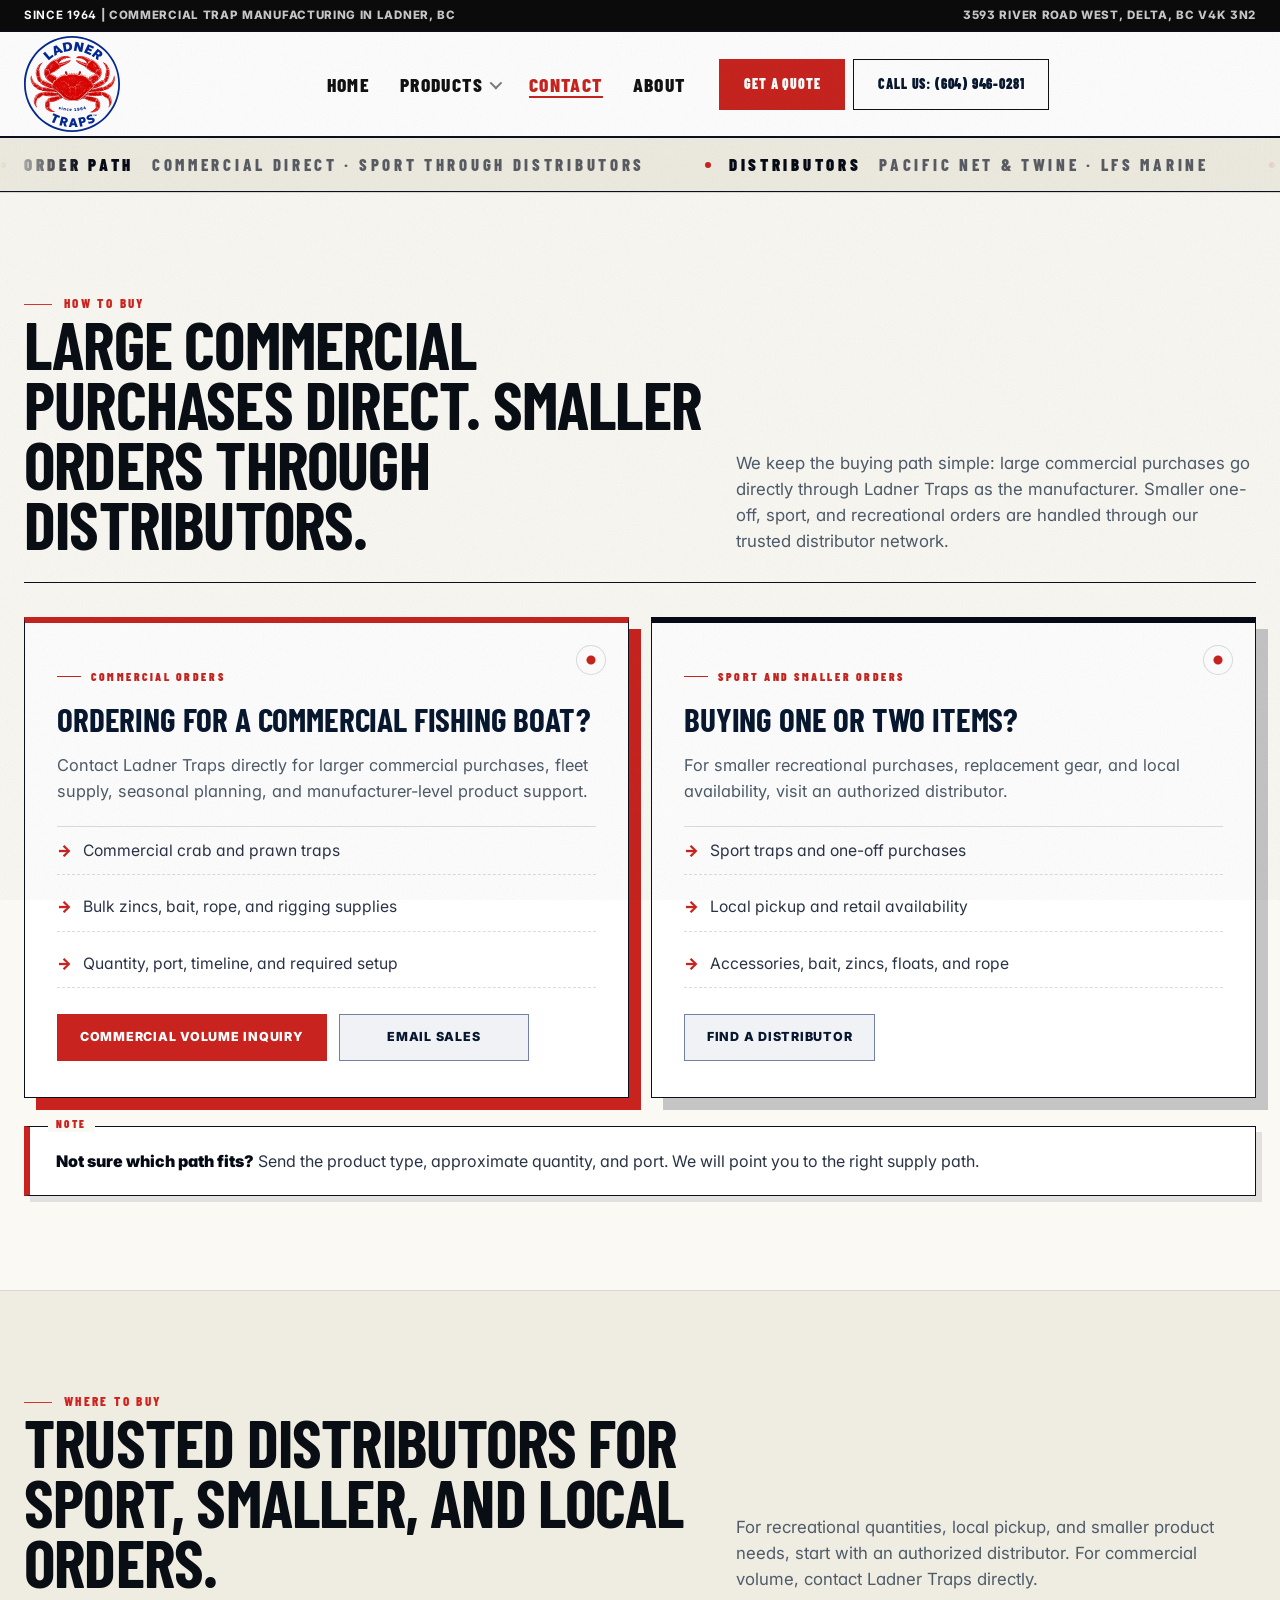
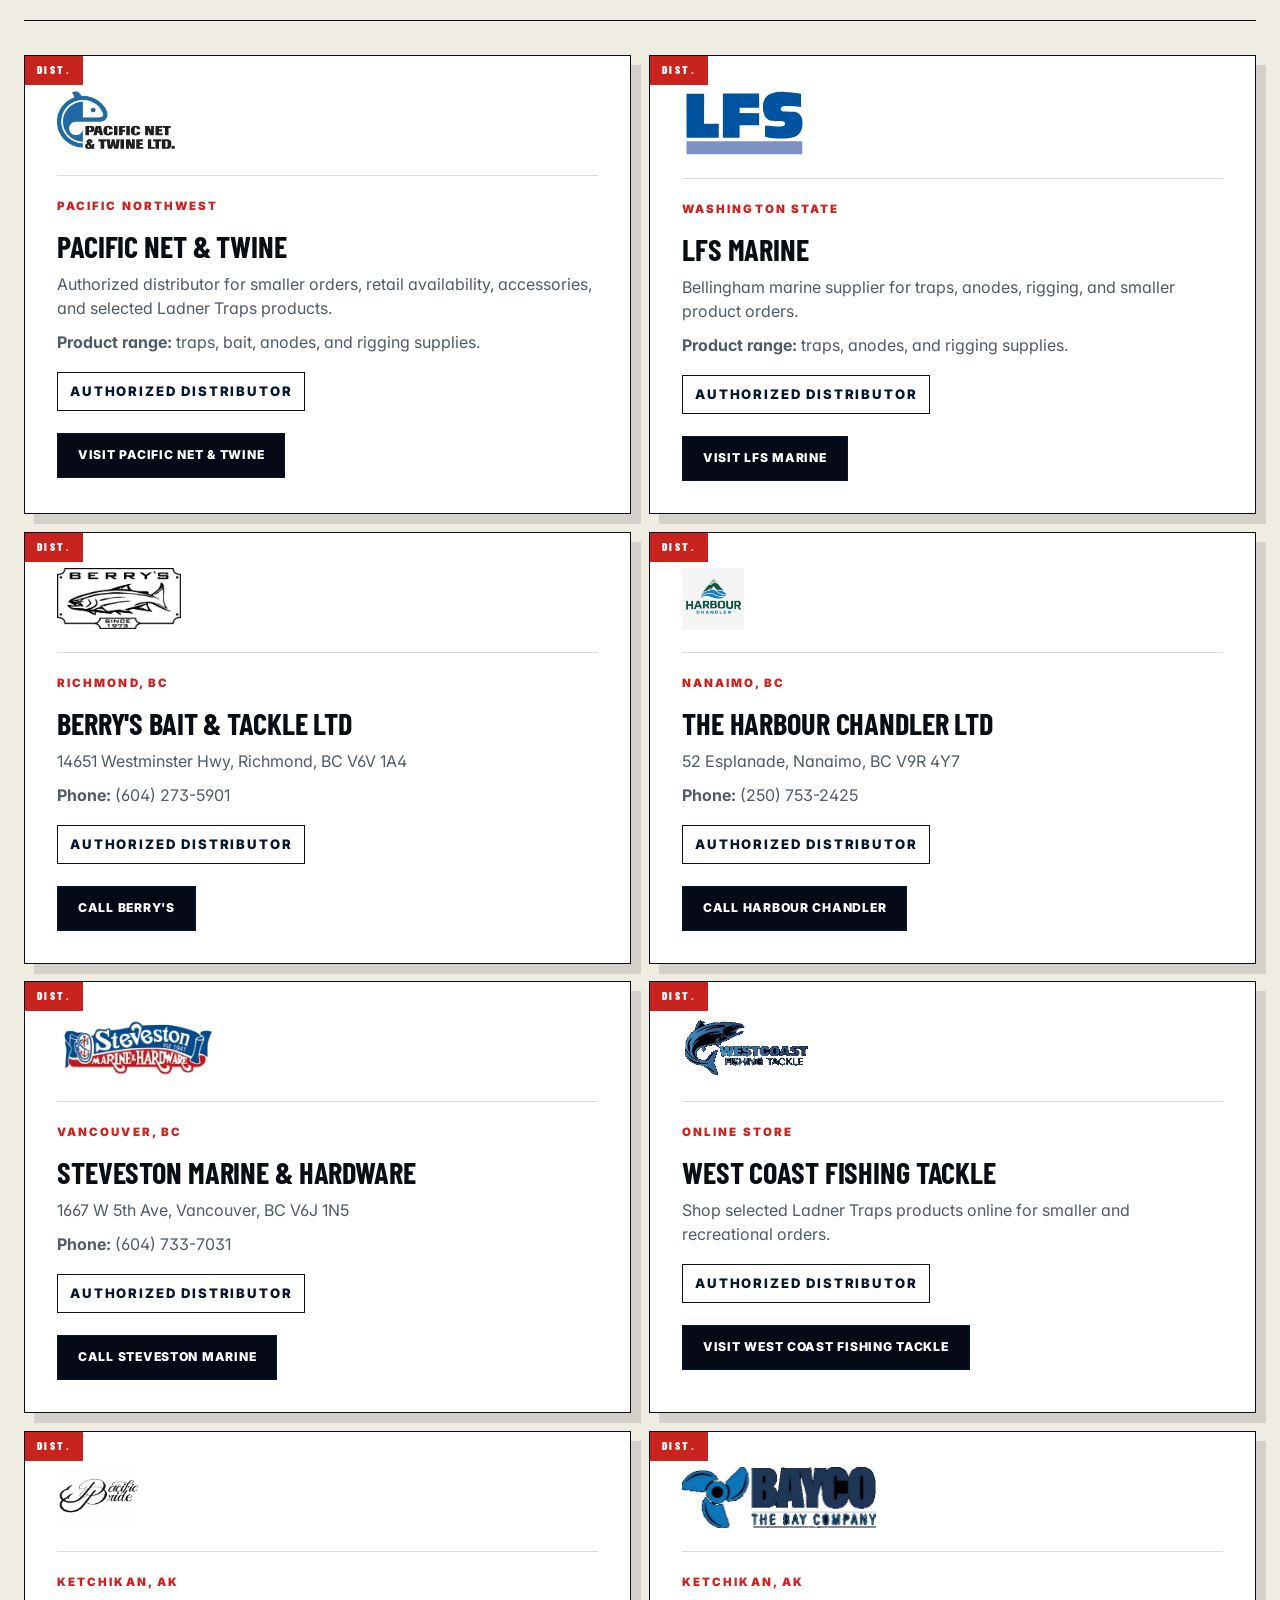
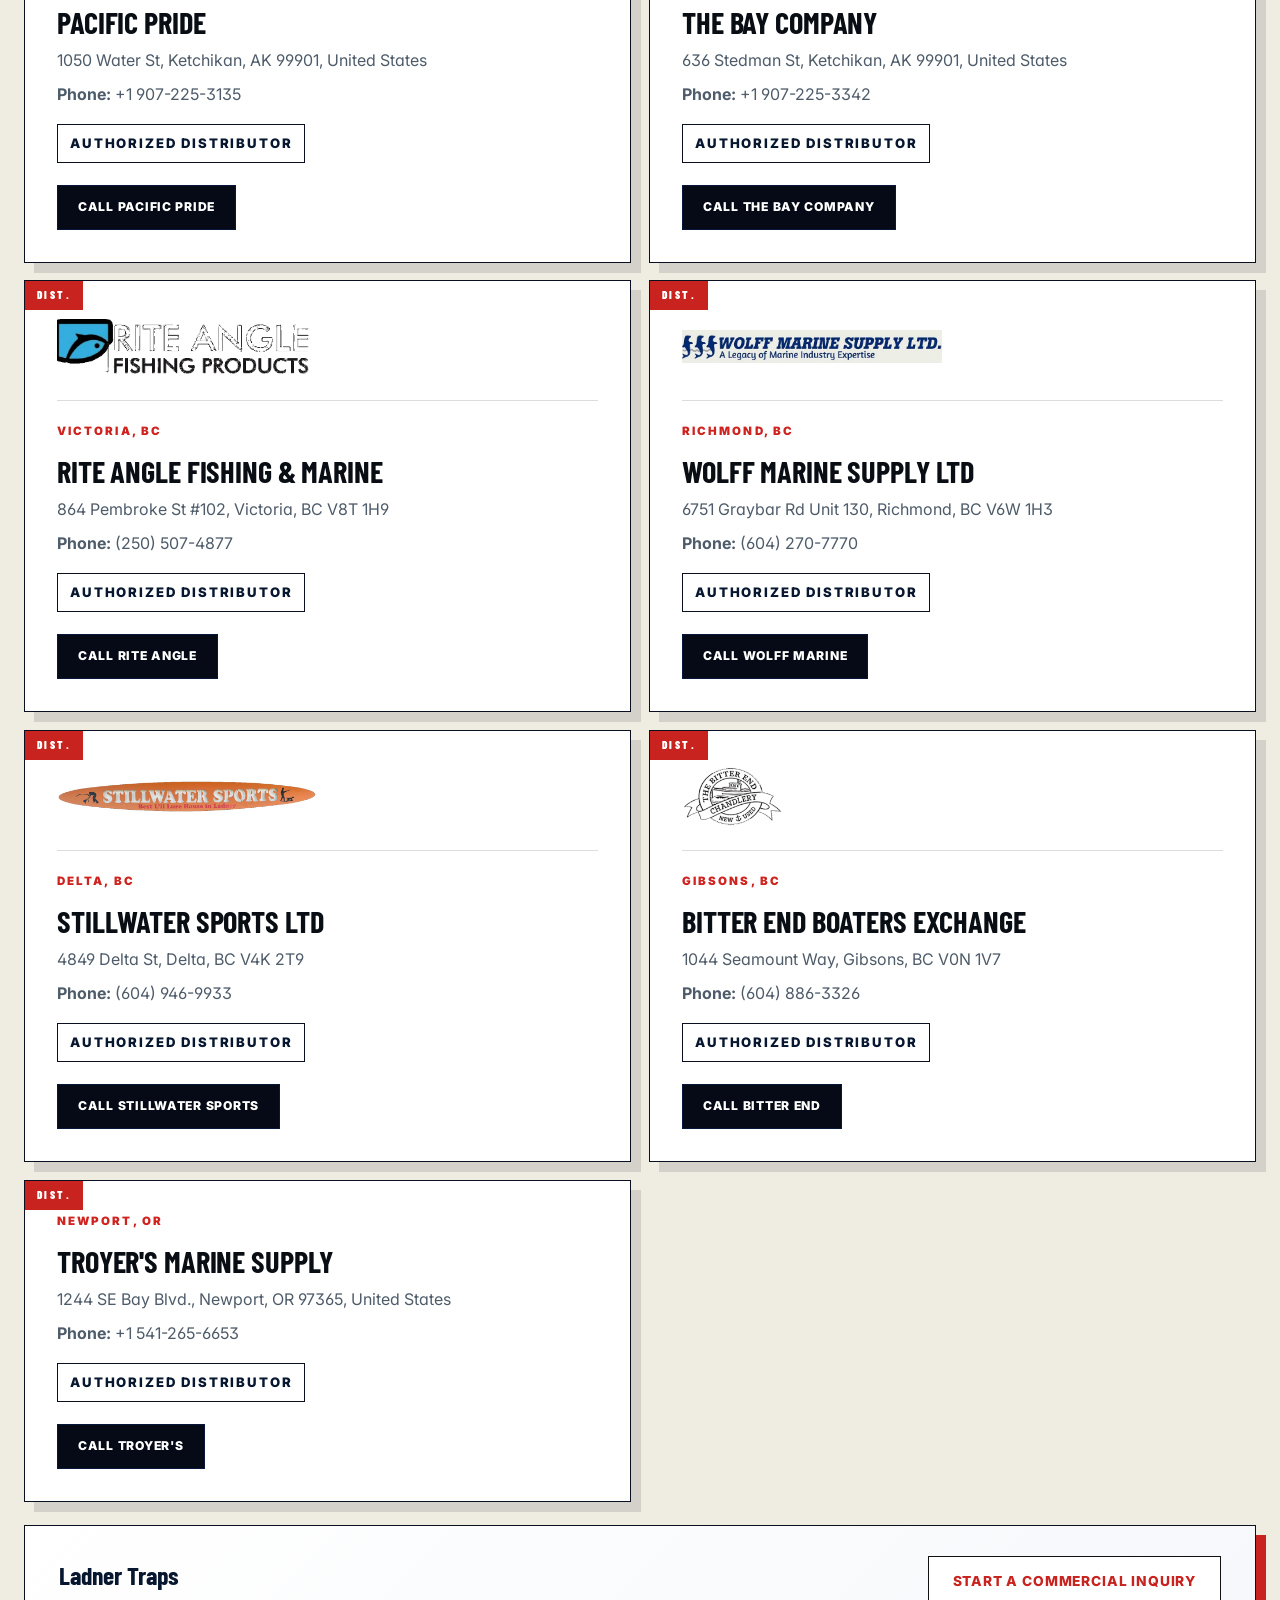
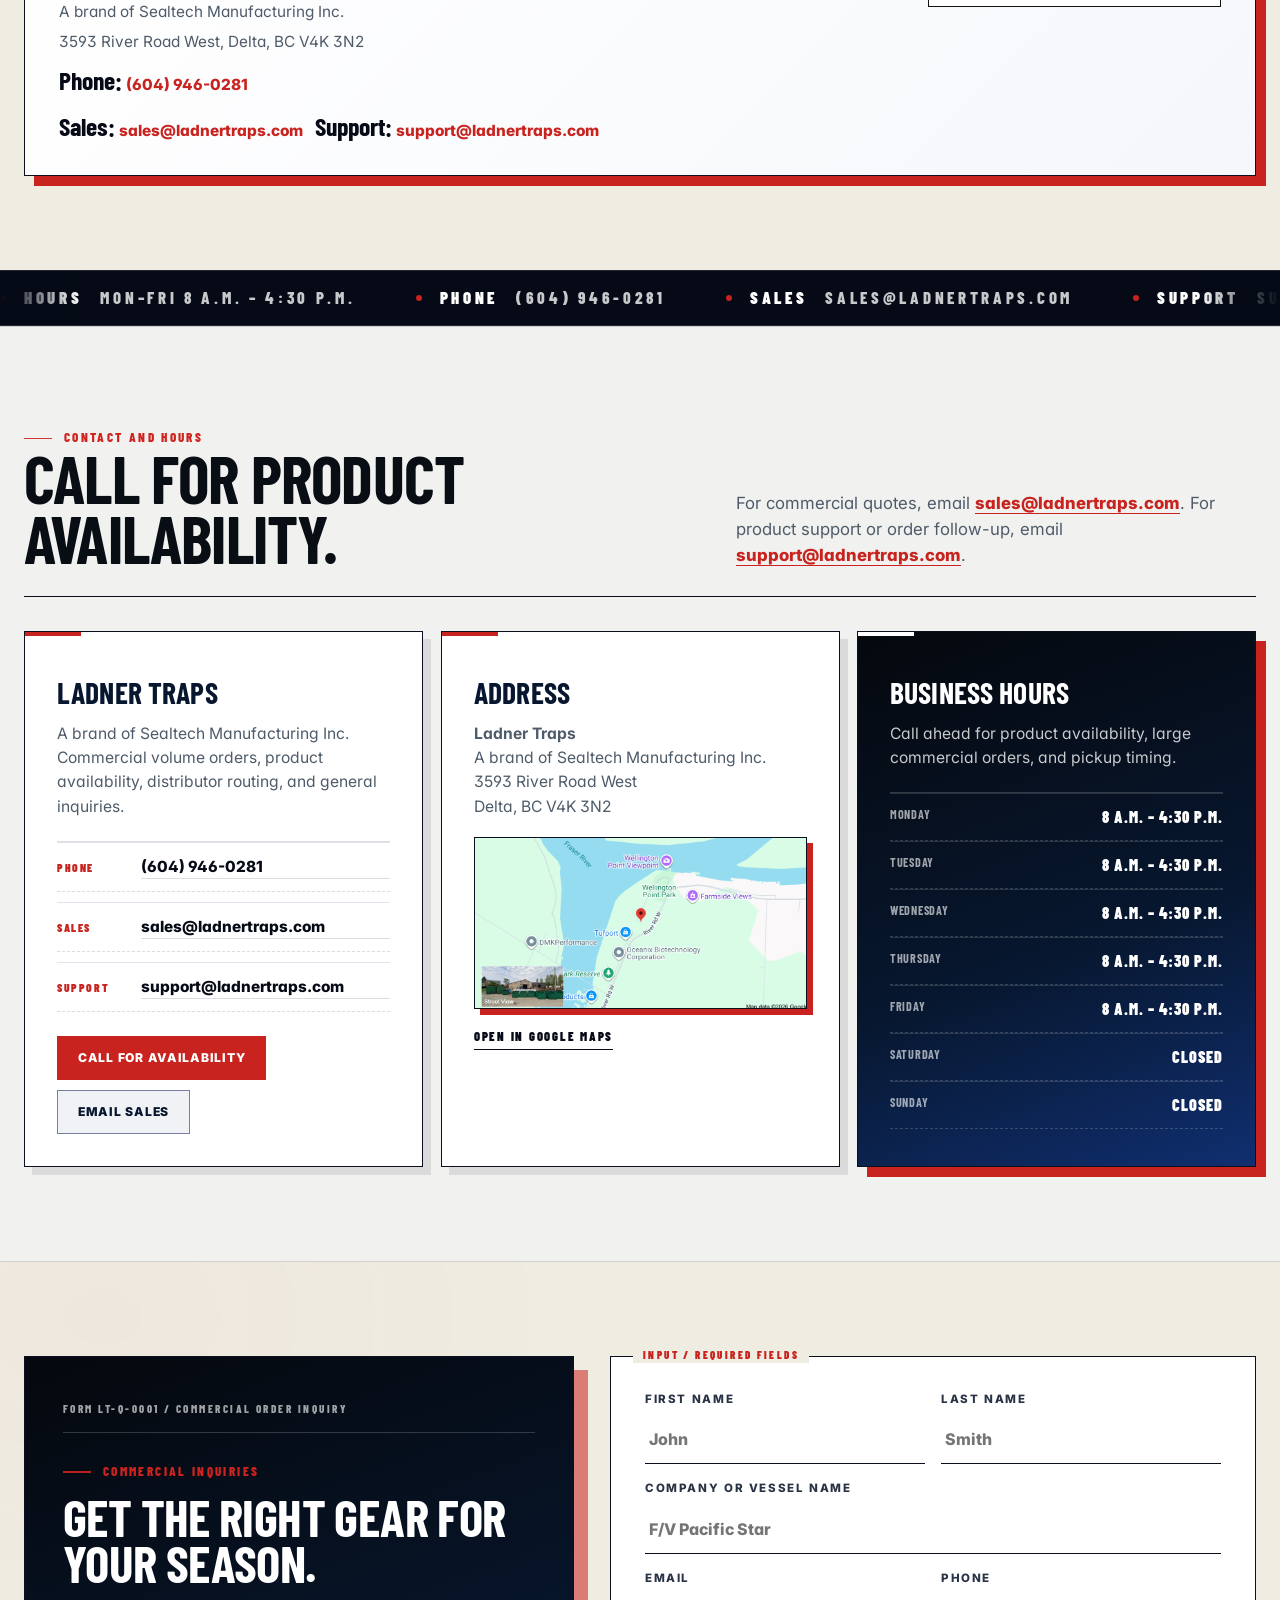
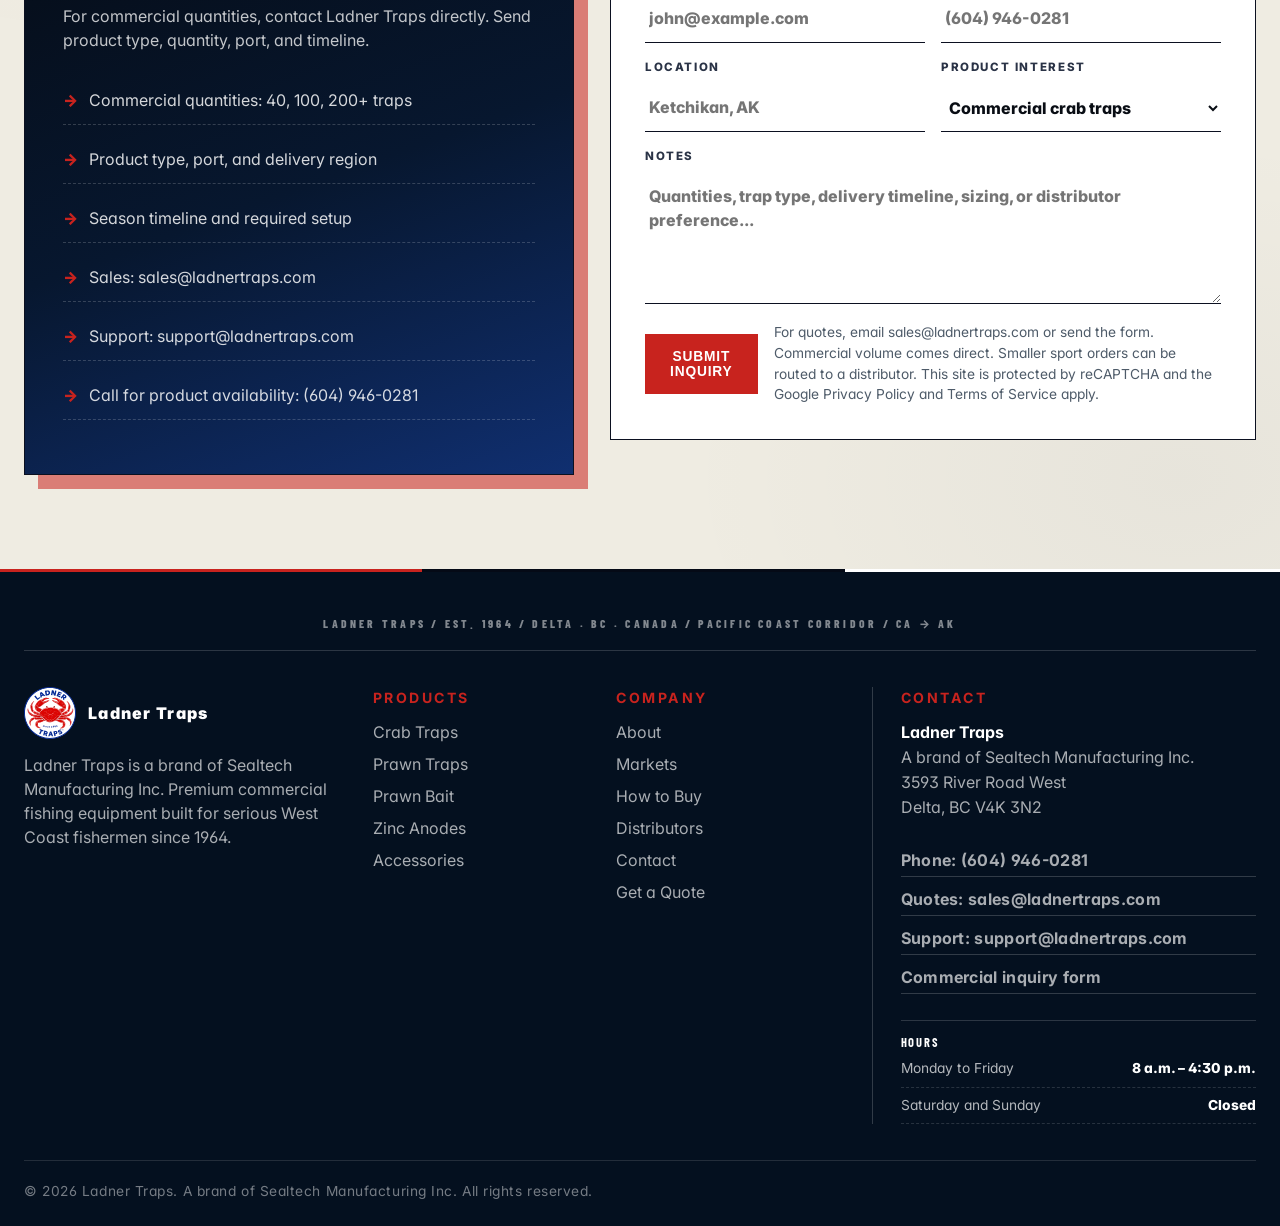
<file: contact.html>
<!DOCTYPE html>
<html lang="en">
<head>
<!-- Google Tag Manager -->
<script>(function(w,d,s,l,i){w[l]=w[l]||[];w[l].push({'gtm.start':
new Date().getTime(),event:'gtm.js'});var f=d.getElementsByTagName(s)[0],
j=d.createElement(s),dl=l!='dataLayer'?'&l='+l:'';j.async=true;j.src=
'https://www.googletagmanager.com/gtm.js?id='+i+dl;f.parentNode.insertBefore(j,f);
})(window,document,'script','dataLayer','GTM-NWLPRQVZ');</script>
<!-- End Google Tag Manager -->
<meta charset="utf-8"/>
<meta content="width=device-width, initial-scale=1" name="viewport"/>
<link rel="icon" href="assets/favicon.png" type="image/png"/>
<link rel="apple-touch-icon" href="assets/favicon.png"/>
<title>Contact Ladner Traps | Commercial Inquiries, Distributors & Hours</title>
<meta content="Contact Ladner Traps for commercial inquiries, distributor info, business hours, address, and to submit a commercial quote form." name="description"/>
<meta name="recaptcha-site-key" content="6LdN3kstAAAAAPbJy5fjuHvDsJJBsbklwsu5fsYr"/>
<link rel="stylesheet" href="css/base.css"/>
<link rel="stylesheet" href="css/elevation.css"/>
</head>
<body>
<!-- Google Tag Manager (noscript) -->
<noscript><iframe src="https://www.googletagmanager.com/ns.html?id=GTM-NWLPRQVZ"
height="0" width="0" style="display:none;visibility:hidden"></iframe></noscript>
<!-- End Google Tag Manager (noscript) -->
<div class="topbar">
  <div class="container">
    <span><strong>Since 1964</strong> | Commercial trap manufacturing in Ladner, BC</span>
    <span>3593 River Road West, Delta, BC V4K 3N2</span>
  </div>
</div>
<header class="site-header">
<div class="container nav">
<button type="button" class="nav-menu-toggle" aria-expanded="false" aria-controls="primary-nav">
<span class="nav-menu-toggle-icon" aria-hidden="true"><span></span><span></span><span></span></span>
<span class="visually-hidden">Menu</span>
</button>
<a aria-label="Ladner Traps home" class="brand" href="/">
<img alt="Ladner Traps logo" src="assets/ladner-traps-logo.svg"/>
<span>Ladner Traps</span>
</a>
<nav id="primary-nav" aria-label="Primary navigation" class="navlinks">
<a href="/">Home</a>
<div class="nav-item nav-mega" data-mega>
<a class="nav-parent" href="/products">Products</a>
<div class="mega-panel" role="menu" aria-label="Products mega menu">
  <div class="container mega-inner">
    <div class="mega-subcats">
      <a class="mm-subcat" href="/products" data-mega-cat="all">All Products</a>
<a class="mm-subcat" href="/products/traps" data-mega-cat="traps">Traps</a>
<a class="mm-subcat" href="/products/prawn-bait" data-mega-cat="bait">Bait</a>
<a class="mm-subcat" href="/products/zinc-anodes" data-mega-cat="anodes">Anodes</a>
<a class="mm-subcat" href="/products/accessories" data-mega-cat="accessories">Accessories</a>
    </div>
    <div class="mega-cards">
      <a class="mm-card" href="/products/crab-traps">
  <div class="mm-card-thumb">
    <img alt="Crab Traps" src="assets/products/csp-2968.jpg"/>
    <span class="mm-card-badge">Commercial</span>
  </div>
  <div class="mm-card-meta">
    <strong>Crab Traps</strong>
    <span>Heavy-duty commercial frames for hard seasons.</span>
  </div>
</a>
<a class="mm-card" href="/products/prawn-traps">
  <div class="mm-card-thumb">
    <img alt="Prawn Traps" src="assets/products/csp-2943.jpg"/>
    <span class="mm-card-badge">Commercial</span>
  </div>
  <div class="mm-card-meta">
    <strong>Prawn Traps</strong>
    <span>Clean handling, repeated West Coast sets.</span>
  </div>
</a>
<a class="mm-card" href="/products/prawn-bait">
  <div class="mm-card-thumb">
    <img alt="Skretting Prawn Bait" src="assets/products/csp-2993.jpg"/>
    <span class="mm-card-badge">Skretting</span>
  </div>
  <div class="mm-card-meta">
    <strong>Skretting Prawn Bait</strong>
    <span>Premier Canadian distributor for Skretting prawn bait.</span>
  </div>
</a>
<a class="mm-card" href="/products/zinc-anodes">
  <div class="mm-card-thumb">
    <img alt="Zinc Anodes" src="assets/commercial-marine-zinc-anodes.png"/>
    <span class="mm-card-badge">Marine</span>
  </div>
  <div class="mm-card-meta">
    <strong>Zinc Anodes</strong>
    <span>Marine zincs for traps, docks, and boats.</span>
  </div>
</a>
<a class="mm-card" href="/products/accessories">
  <div class="mm-card-thumb">
    <img alt="Accessories" src="assets/commercial-rope-and-rigging-supplies.webp"/>
    <span class="mm-card-badge">Rigging</span>
  </div>
  <div class="mm-card-meta">
    <strong>Accessories</strong>
    <span>Rope, snaps, hooks, floats, and rigging.</span>
  </div>
</a>
    </div>
    <div class="mega-foot">
      <span class="mega-foot-tag">Catalogue · LT-2026</span>
      <a class="mega-foot-link" href="/products">Compare all products</a>
    </div>
  </div>
</div>
</div>
<a href="/contact" class="is-active">Contact</a>
<a href="/about">About</a>
<div class="nav-header-ctas">
<a class="btn btn-primary" href="/contact#quote">Get a Quote</a>
<a class="btn btn-light" href="tel:+16049460281">Call Us: (604) 946-0281</a>
</div>
</nav>
<div class="nav-actions">
<a class="btn btn-primary mobile-toggle" href="/contact#quote">Quote</a>
<a class="btn btn-light mobile-toggle" href="tel:+16049460281" aria-label="Call us at (604) 946-0281">Call</a>
</div>
</div>
</header>
<div class="nav-backdrop" hidden></div>
<main id="top">
<section aria-labelledby="buy-path-title" class="buy-path" id="how-to-buy">
<div class="container">
<div class="section-head">
<div>
<div class="eyebrow">How to buy</div>
<h2 id="buy-path-title">Large commercial purchases direct. Smaller orders through distributors.</h2>
</div>
<p>We keep the buying path simple: large commercial purchases go directly through Ladner Traps as the manufacturer. Smaller one-off, sport, and recreational orders are handled through our trusted distributor network.</p>
</div>
<div class="buy-path-grid">
<article class="buy-path-card direct">
<div class="kicker">Commercial orders</div>
<h3>Ordering for a commercial fishing boat?</h3>
<p>Contact Ladner Traps directly for larger commercial purchases, fleet supply, seasonal planning, and manufacturer-level product support.</p>
<ul>
<li>Commercial crab and prawn traps</li>
<li>Bulk zincs, bait, rope, and rigging supplies</li>
<li>Quantity, port, timeline, and required setup</li>
</ul>
<div class="buy-path-actions"><a class="btn btn-primary" href="/contact#quote">Commercial Volume Inquiry</a><a class="btn btn-secondary" href="mailto:sales@ladnertraps.com">Email Sales</a></div>
</article>
<article class="buy-path-card distributor">
<div class="kicker">Sport and smaller orders</div>
<h3>Buying one or two items?</h3>
<p>For smaller recreational purchases, replacement gear, and local availability, visit an authorized distributor.</p>
<ul>
<li>Sport traps and one-off purchases</li>
<li>Local pickup and retail availability</li>
<li>Accessories, bait, zincs, floats, and rope</li>
</ul>
<div class="buy-path-actions"><a class="btn btn-secondary" href="/contact#distributors">Find a Distributor</a></div>
</article>
</div>
<div class="buy-path-note"><strong>Not sure which path fits?</strong> Send the product type, approximate quantity, and port. We will point you to the right supply path.</div>
</div>
</section><section aria-labelledby="distributors-title" class="distributors" id="distributors">
<div class="container">
<div class="section-head">
<div>
<div class="eyebrow">Where to buy</div>
<h2 id="distributors-title">Trusted distributors for sport, smaller, and local orders.</h2>
</div>
<p>For recreational quantities, local pickup, and smaller product needs, start with an authorized distributor. For commercial volume, contact Ladner Traps directly.</p>
</div>
<div class="dist-grid">
<article class="dist-card">
<div class="dist-logo-wrap"><img alt="Pacific Net &amp; Twine Ltd. logo" class="dist-logo" src="assets/pacific-net-twine-ltd-logo.avif"/></div>
<div class="tagline">Pacific Northwest</div>
<h3>Pacific Net &amp; Twine</h3>
<p>Authorized distributor for smaller orders, retail availability, accessories, and selected Ladner Traps products.</p>
<p><strong>Product range:</strong> traps, bait, anodes, and rigging supplies.</p>
<div class="dist-meta">Authorized distributor</div>
<div class="dist-actions"><a class="btn btn-secondary" href="https://pacificnetandtwine.com/" rel="noopener noreferrer" target="_blank">Visit Pacific Net &amp; Twine</a></div>
</article>
<article class="dist-card">
<div class="dist-logo-wrap"><img alt="LFS Marine logo" class="dist-logo" src="assets/lfs-marine-logo.svg"/></div>
<div class="tagline">Washington State</div>
<h3>LFS Marine</h3>
<p>Bellingham marine supplier for traps, anodes, rigging, and smaller product orders.</p>
<p><strong>Product range:</strong> traps, anodes, and rigging supplies.</p>
<div class="dist-meta">Authorized distributor</div>
<div class="dist-actions"><a class="btn btn-secondary" href="https://www.lfsinc.com/" rel="noopener noreferrer" target="_blank">Visit LFS Marine</a></div>
</article>
<article class="dist-card">
<div class="dist-logo-wrap"><img alt="Berry's Bait &amp; Tackle Ltd logo" class="dist-logo" src="assets/berrys-bait-logo.png"/></div>
<div class="tagline">Richmond, BC</div>
<h3>Berry's Bait &amp; Tackle Ltd</h3>
<p>14651 Westminster Hwy, Richmond, BC V6V 1A4</p>
<p><strong>Phone:</strong> <a href="tel:+16042735901">(604) 273-5901</a></p>
<div class="dist-meta">Authorized distributor</div>
<div class="dist-actions"><a class="btn btn-secondary" href="tel:+16042735901">Call Berry's</a></div>
</article>
<article class="dist-card">
<div class="dist-logo-wrap"><img alt="The Harbour Chandler Ltd logo" class="dist-logo" src="assets/harbour-chandler-logo.png"/></div>
<div class="tagline">Nanaimo, BC</div>
<h3>The Harbour Chandler Ltd</h3>
<p>52 Esplanade, Nanaimo, BC V9R 4Y7</p>
<p><strong>Phone:</strong> <a href="tel:+12507532425">(250) 753-2425</a></p>
<div class="dist-meta">Authorized distributor</div>
<div class="dist-actions"><a class="btn btn-secondary" href="tel:+12507532425">Call Harbour Chandler</a></div>
</article>
<article class="dist-card">
<div class="dist-logo-wrap"><img alt="Steveston Marine &amp; Hardware logo" class="dist-logo" src="assets/steveston-marine-logo.png"/></div>
<div class="tagline">Vancouver, BC</div>
<h3>Steveston Marine &amp; Hardware</h3>
<p>1667 W 5th Ave, Vancouver, BC V6J 1N5</p>
<p><strong>Phone:</strong> <a href="tel:+16047337031">(604) 733-7031</a></p>
<div class="dist-meta">Authorized distributor</div>
<div class="dist-actions"><a class="btn btn-secondary" href="tel:+16047337031">Call Steveston Marine</a></div>
</article>
<article class="dist-card">
<div class="dist-logo-wrap"><img alt="West Coast Fishing Tackle logo" class="dist-logo" src="assets/westcoast-fishing-tackle-logo.png"/></div>
<div class="tagline">Online store</div>
<h3>West Coast Fishing Tackle</h3>
<p>Shop selected Ladner Traps products online for smaller and recreational orders.</p>
<div class="dist-meta">Authorized distributor</div>
<div class="dist-actions"><a class="btn btn-secondary" href="https://westcoastfishingtackle.ca/" rel="noopener noreferrer" target="_blank">Visit West Coast Fishing Tackle</a></div>
</article>
<article class="dist-card">
<div class="dist-logo-wrap"><img alt="Pacific Pride logo" class="dist-logo" src="assets/pacific-pride-logo.png"/></div>
<div class="tagline">Ketchikan, AK</div>
<h3>Pacific Pride</h3>
<p>1050 Water St, Ketchikan, AK 99901, United States</p>
<p><strong>Phone:</strong> <a href="tel:+19072253135">+1 907-225-3135</a></p>
<div class="dist-meta">Authorized distributor</div>
<div class="dist-actions"><a class="btn btn-secondary" href="tel:+19072253135">Call Pacific Pride</a></div>
</article>
<article class="dist-card">
<div class="dist-logo-wrap"><img alt="The Bay Company logo" class="dist-logo" src="assets/bayco-logo.png"/></div>
<div class="tagline">Ketchikan, AK</div>
<h3>The Bay Company</h3>
<p>636 Stedman St, Ketchikan, AK 99901, United States</p>
<p><strong>Phone:</strong> <a href="tel:+19072253342">+1 907-225-3342</a></p>
<div class="dist-meta">Authorized distributor</div>
<div class="dist-actions"><a class="btn btn-secondary" href="tel:+19072253342">Call The Bay Company</a></div>
</article>
<article class="dist-card">
<div class="dist-logo-wrap"><img alt="Rite Angle Fishing &amp; Marine logo" class="dist-logo" src="assets/rite-angle-logo.png"/></div>
<div class="tagline">Victoria, BC</div>
<h3>Rite Angle Fishing &amp; Marine</h3>
<p>864 Pembroke St #102, Victoria, BC V8T 1H9</p>
<p><strong>Phone:</strong> <a href="tel:+12505074877">(250) 507-4877</a></p>
<div class="dist-meta">Authorized distributor</div>
<div class="dist-actions"><a class="btn btn-secondary" href="tel:+12505074877">Call Rite Angle</a></div>
</article>
<article class="dist-card">
<div class="dist-logo-wrap"><img alt="Wolff Marine Supply Ltd logo" class="dist-logo" src="assets/wolff-marine-logo.png"/></div>
<div class="tagline">Richmond, BC</div>
<h3>Wolff Marine Supply Ltd</h3>
<p>6751 Graybar Rd Unit 130, Richmond, BC V6W 1H3</p>
<p><strong>Phone:</strong> <a href="tel:+16042707770">(604) 270-7770</a></p>
<div class="dist-meta">Authorized distributor</div>
<div class="dist-actions"><a class="btn btn-secondary" href="tel:+16042707770">Call Wolff Marine</a></div>
</article>
<article class="dist-card">
<div class="dist-logo-wrap"><img alt="Stillwater Sports Ltd logo" class="dist-logo" src="assets/stillwater-sports-logo.png"/></div>
<div class="tagline">Delta, BC</div>
<h3>Stillwater Sports Ltd</h3>
<p>4849 Delta St, Delta, BC V4K 2T9</p>
<p><strong>Phone:</strong> <a href="tel:+16049469933">(604) 946-9933</a></p>
<div class="dist-meta">Authorized distributor</div>
<div class="dist-actions"><a class="btn btn-secondary" href="tel:+16049469933">Call Stillwater Sports</a></div>
</article>
<article class="dist-card">
<div class="dist-logo-wrap"><img alt="Bitter End Boaters Exchange logo" class="dist-logo" src="assets/bitter-end-logo.png"/></div>
<div class="tagline">Gibsons, BC</div>
<h3>Bitter End Boaters Exchange</h3>
<p>1044 Seamount Way, Gibsons, BC V0N 1V7</p>
<p><strong>Phone:</strong> <a href="tel:+16048863326">(604) 886-3326</a></p>
<div class="dist-meta">Authorized distributor</div>
<div class="dist-actions"><a class="btn btn-secondary" href="tel:+16048863326">Call Bitter End</a></div>
</article>
<article class="dist-card">
<div class="tagline">Newport, OR</div>
<h3>Troyer's Marine Supply</h3>
<p>1244 SE Bay Blvd., Newport, OR 97365, United States</p>
<p><strong>Phone:</strong> <a href="tel:+15412656653">+1 541-265-6653</a></p>
<div class="dist-meta">Authorized distributor</div>
<div class="dist-actions"><a class="btn btn-secondary" href="tel:+15412656653">Call Troyer's</a></div>
</article>
</div>
<div class="address-card">
<div>
<strong>Ladner Traps</strong>
<p>A brand of Sealtech Manufacturing Inc.</p>
<p>3593 River Road West, Delta, BC V4K 3N2</p>
<p><strong>Phone:</strong> <a href="tel:+16049460281">(604) 946-0281</a></p>
<p><strong>Sales:</strong> <a href="mailto:sales@ladnertraps.com">sales@ladnertraps.com</a>   <strong>Support:</strong> <a href="mailto:support@ladnertraps.com">support@ladnertraps.com</a></p>
</div>
<a class="btn btn-light" href="/contact#quote">Start a Commercial Inquiry</a>
</div>
</div>
</section><section aria-labelledby="contact-title" class="contact-info" id="contact">
<div class="container">
<div class="section-head">
<div>
<div class="eyebrow">Contact and hours</div>
<h2 id="contact-title">Call for product availability.</h2>
</div>
<p>For commercial quotes, email <a href="mailto:sales@ladnertraps.com">sales@ladnertraps.com</a>. For product support or order follow-up, email <a href="mailto:support@ladnertraps.com">support@ladnertraps.com</a>.</p>
</div>
<div class="contact-grid">
<article class="contact-card">
<h3>Ladner Traps</h3>
<p>A brand of Sealtech Manufacturing Inc. Commercial volume orders, product availability, distributor routing, and general inquiries.</p>
<div class="contact-lines">
<div class="contact-line"><span>Phone</span><a href="tel:+16049460281">(604) 946-0281</a></div>
<div class="contact-line"><span>Sales</span><a href="mailto:sales@ladnertraps.com">sales@ladnertraps.com</a></div>
<div class="contact-line"><span>Support</span><a href="mailto:support@ladnertraps.com">support@ladnertraps.com</a></div>
</div>
<div class="contact-cta"><a class="btn btn-primary" href="tel:+16049460281">Call for Availability</a><a class="btn btn-secondary" href="mailto:sales@ladnertraps.com">Email Sales</a></div>
</article>
<article class="contact-card">
<h3>Address</h3>
<p><strong>Ladner Traps</strong><br/>A brand of Sealtech Manufacturing Inc.<br/>3593 River Road West<br/>Delta, BC V4K 3N2</p>
<div aria-label="Google Map showing Ladner Traps address" class="map-block">
<img alt="Map showing Ladner Traps at 3593 River Road West, Delta, BC" src="assets/ladner-traps-google-map.png"/>
</div>
<a class="map-link" href="https://www.google.com/maps/search/?api=1&amp;query=3593%20River%20Road%20West%2C%20Delta%2C%20BC%20V4K%203N2" rel="noopener" target="_blank">Open in Google Maps</a>
</article>
<article class="contact-card dark">
<h3>Business Hours</h3>
<p>Call ahead for product availability, large commercial orders, and pickup timing.</p>
<ul class="hours-list">
<li><span>Monday</span><strong>8 a.m. – 4:30 p.m.</strong></li>
<li><span>Tuesday</span><strong>8 a.m. – 4:30 p.m.</strong></li>
<li><span>Wednesday</span><strong>8 a.m. – 4:30 p.m.</strong></li>
<li><span>Thursday</span><strong>8 a.m. – 4:30 p.m.</strong></li>
<li><span>Friday</span><strong>8 a.m. – 4:30 p.m.</strong></li>
<li><span>Saturday</span><strong>Closed</strong></li>
<li><span>Sunday</span><strong>Closed</strong></li>
</ul>
</article>
</div>
</div>
</section><section aria-labelledby="quote-title" class="quote" id="quote">
<div class="container quote-grid">
<aside class="quote-card">
<div class="eyebrow">Commercial inquiries</div>
<h2 id="quote-title" style="font-size:clamp(2.2rem,4vw,4.5rem); margin-top:12px">Get the right gear for your season.</h2>
<p>For commercial quantities, contact Ladner Traps directly. Send product type, quantity, port, and timeline.</p>
<ul>
<li>Commercial quantities: 40, 100, 200+ traps</li>
<li>Product type, port, and delivery region</li>
<li>Season timeline and required setup</li>
<li>Sales: <a href="mailto:sales@ladnertraps.com">sales@ladnertraps.com</a></li>
<li>Support: <a href="mailto:support@ladnertraps.com">support@ladnertraps.com</a></li>
<li>Call for product availability: <a href="tel:+16049460281">(604) 946-0281</a></li>
</ul>
</aside>
<form id="quote-form" novalidate>
<label class="visually-hidden" aria-hidden="true">
Leave this field blank
<input name="website" type="text" tabindex="-1" autocomplete="off"/>
</label>
<div class="form-grid">
<label>First name<input name="firstName" placeholder="John" required="" autocomplete="given-name"/></label>
<label>Last name<input name="lastName" placeholder="Smith" required="" autocomplete="family-name"/></label>
<label class="span-2">Company or vessel name<input name="company" placeholder="F/V Pacific Star" autocomplete="organization"/></label>
<label>Email<input name="email" placeholder="john@example.com" required="" type="email" autocomplete="email"/></label>
<label>Phone<input name="phone" placeholder="(604) 946-0281" type="tel" autocomplete="tel"/></label>
<label>Location<input name="location" placeholder="Ketchikan, AK" autocomplete="address-level2"/></label>
<label>Product interest<select name="productInterest"><option>Commercial crab traps</option><option>Commercial prawn traps</option><option>Zinc anodes</option><option>Prawn Super Bait pellets / oil</option><option>Accessories</option><option>Multiple products</option></select></label>
<label class="span-2">Notes<textarea name="notes" placeholder="Quantities, trap type, delivery timeline, sizing, or distributor preference..."></textarea></label>
</div>
<div class="form-actions">
<button class="btn btn-primary" type="submit" id="submit-btn">Submit Inquiry</button>
<div class="form-note">For quotes, email sales@ladnertraps.com or send the form. Commercial volume comes direct. Smaller sport orders can be routed to a distributor. This site is protected by reCAPTCHA and the Google <a href="https://policies.google.com/privacy" rel="noopener noreferrer" target="_blank">Privacy Policy</a> and <a href="https://policies.google.com/terms" rel="noopener noreferrer" target="_blank">Terms of Service</a> apply.</div>
</div>
<p class="form-status" id="form-status" role="status" hidden></p>
</form>
</div>
</section>
</main>
<footer>
<div class="container">
<div class="footer-grid">
<div>
<div class="footer-brand"><img alt="Ladner Traps logo" src="assets/ladner-traps-logo.svg"/><span>Ladner Traps</span></div>
<p style="margin-top:14px">Ladner Traps is a brand of Sealtech Manufacturing Inc. Premium commercial fishing equipment built for serious West Coast fishermen since 1964.</p>
</div>
<div><h4>Products</h4>
<a href="/products/crab-traps">Crab Traps</a>
<a href="/products/prawn-traps">Prawn Traps</a>
<a href="/products/prawn-bait">Prawn Bait</a>
<a href="/products/zinc-anodes">Zinc Anodes</a>
<a href="/products/accessories">Accessories</a>
</div>
<div><h4>Company</h4>
<a href="/about">About</a>
<a href="/about#markets">Markets</a>
<a href="/contact#how-to-buy">How to Buy</a>
<a href="/contact#distributors">Distributors</a>
<a href="/contact">Contact</a>
<a href="/contact#quote">Get a Quote</a>
</div>
<div class="footer-contact"><h4>Contact</h4>
<div class="footer-contact-card">
<p class="footer-contact-block"><strong>Ladner Traps</strong><br/>A brand of Sealtech Manufacturing Inc.<br/>3593 River Road West<br/>Delta, BC V4K 3N2</p>
<div class="footer-contact-actions">
<a href="tel:+16049460281">Phone: (604) 946-0281</a>
<a href="mailto:sales@ladnertraps.com">Quotes: sales@ladnertraps.com</a>
<a href="mailto:support@ladnertraps.com">Support: support@ladnertraps.com</a>
<a href="/contact#quote">Commercial inquiry form</a>
</div>
<div class="footer-hours">
<p><strong>Hours</strong></p>
<div class="footer-hours-row"><span>Monday to Friday</span><span>8 a.m. &ndash; 4:30 p.m.</span></div>
<div class="footer-hours-row"><span>Saturday and Sunday</span><span>Closed</span></div>
</div>
</div>
</div>
</div>
<div class="copyright">© 2026 Ladner Traps. A brand of Sealtech Manufacturing Inc. All rights reserved.</div>
</div>
</footer>
<script src="js/nav.js" defer></script>
<script src="js/site.js" defer></script>
<script src="js/contact-form.js" defer></script>
</body>
</html>
</file>
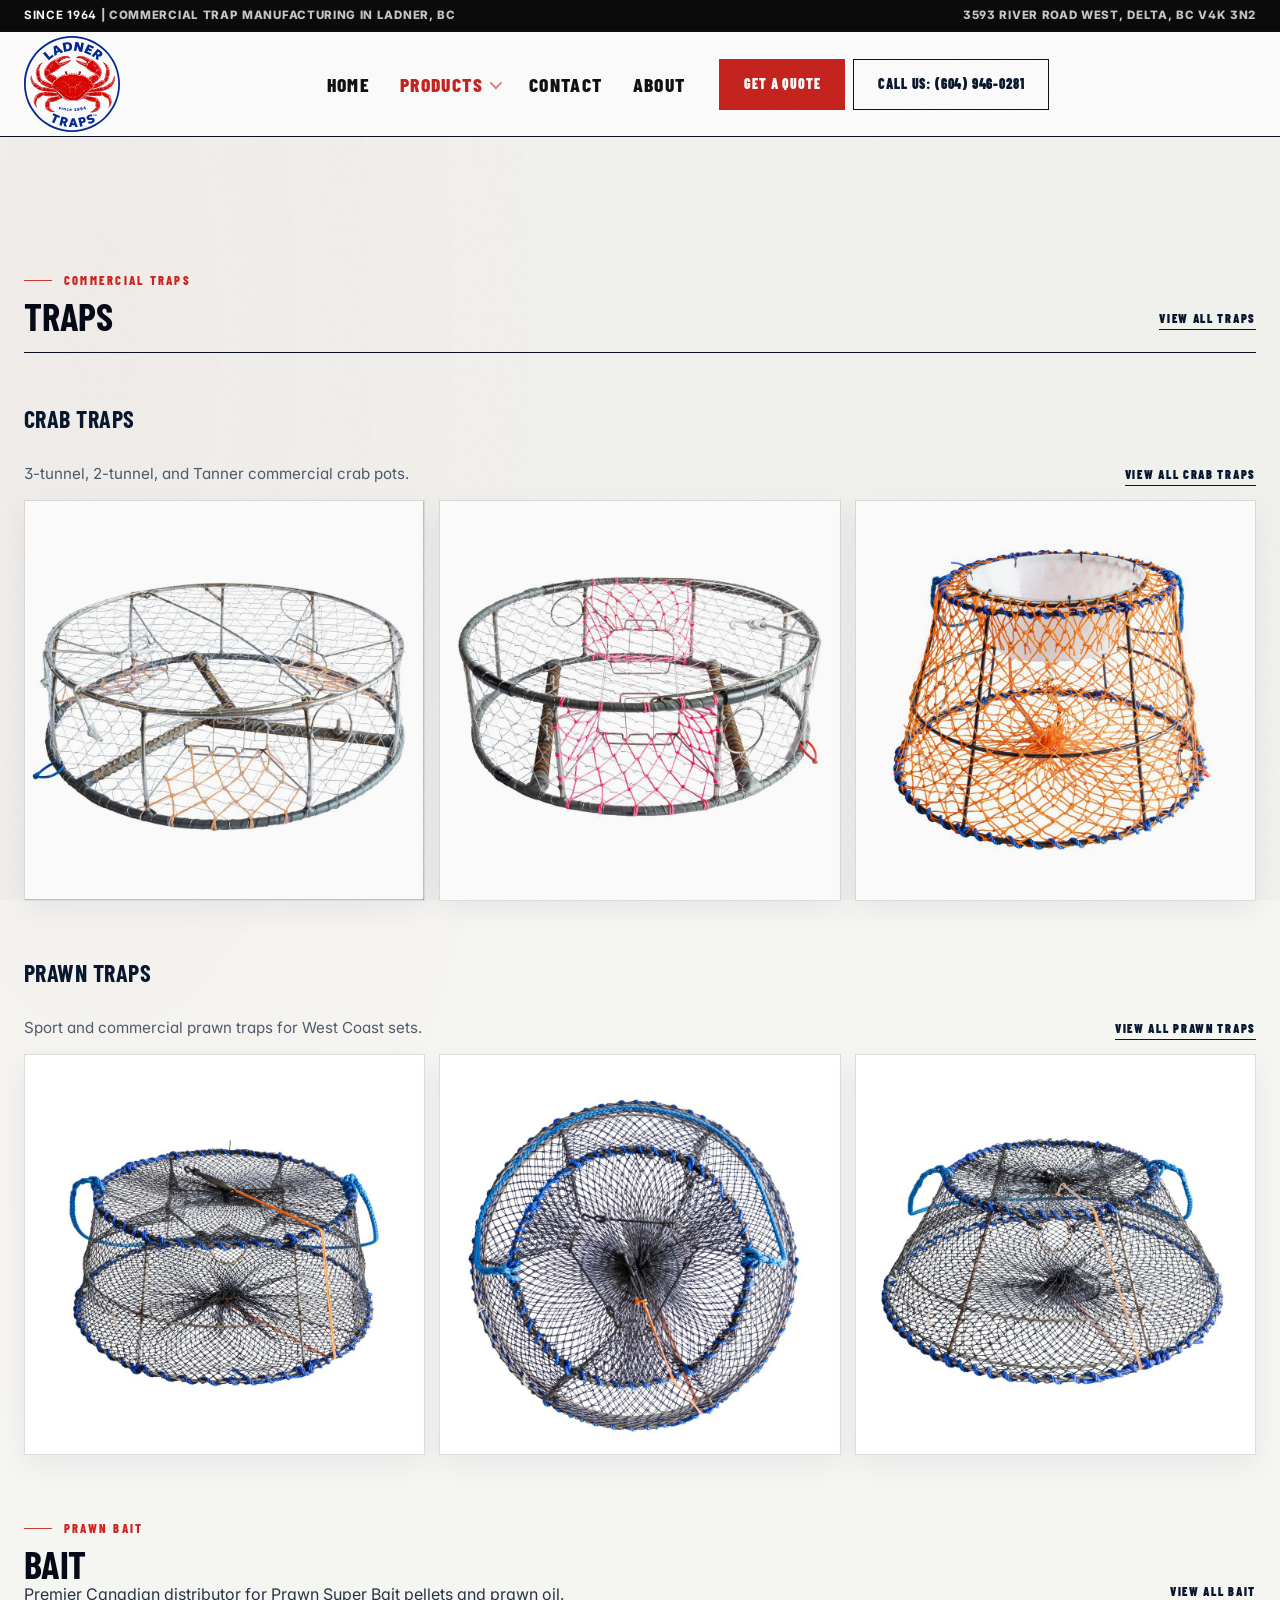
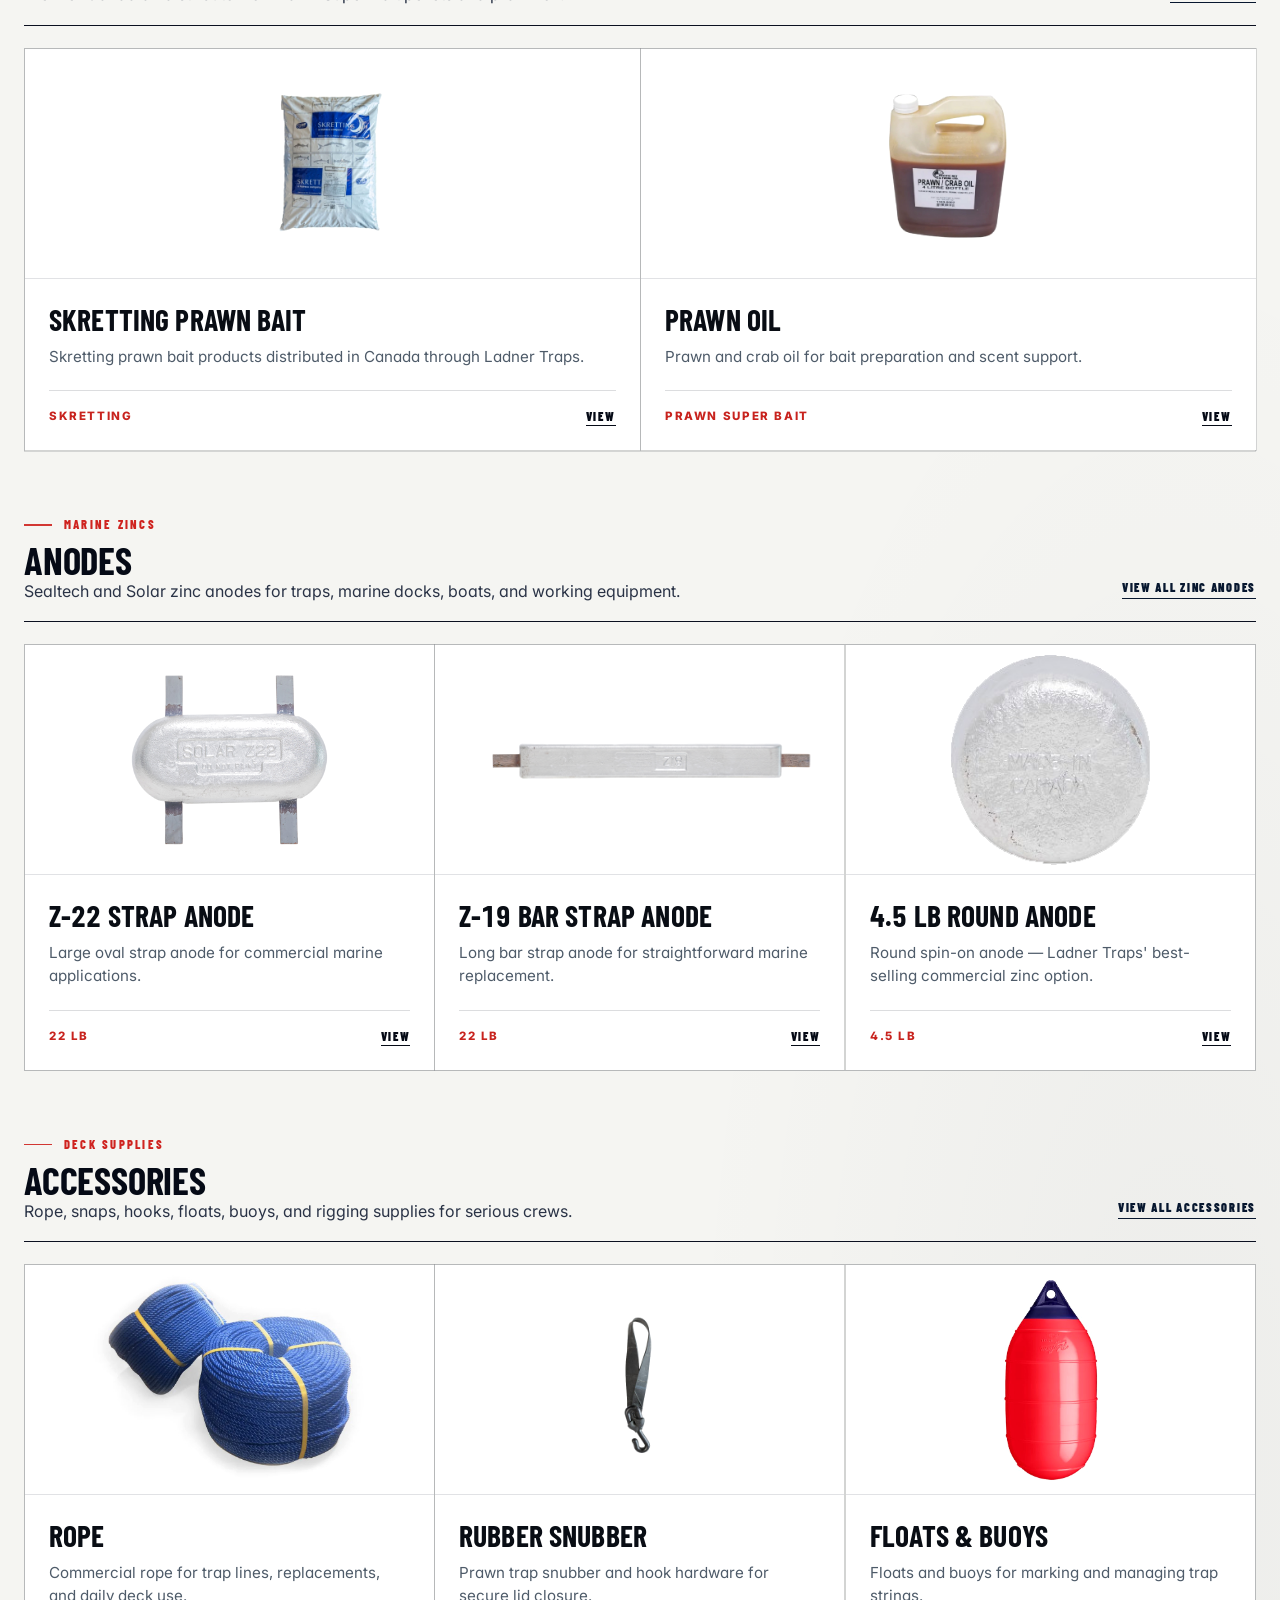
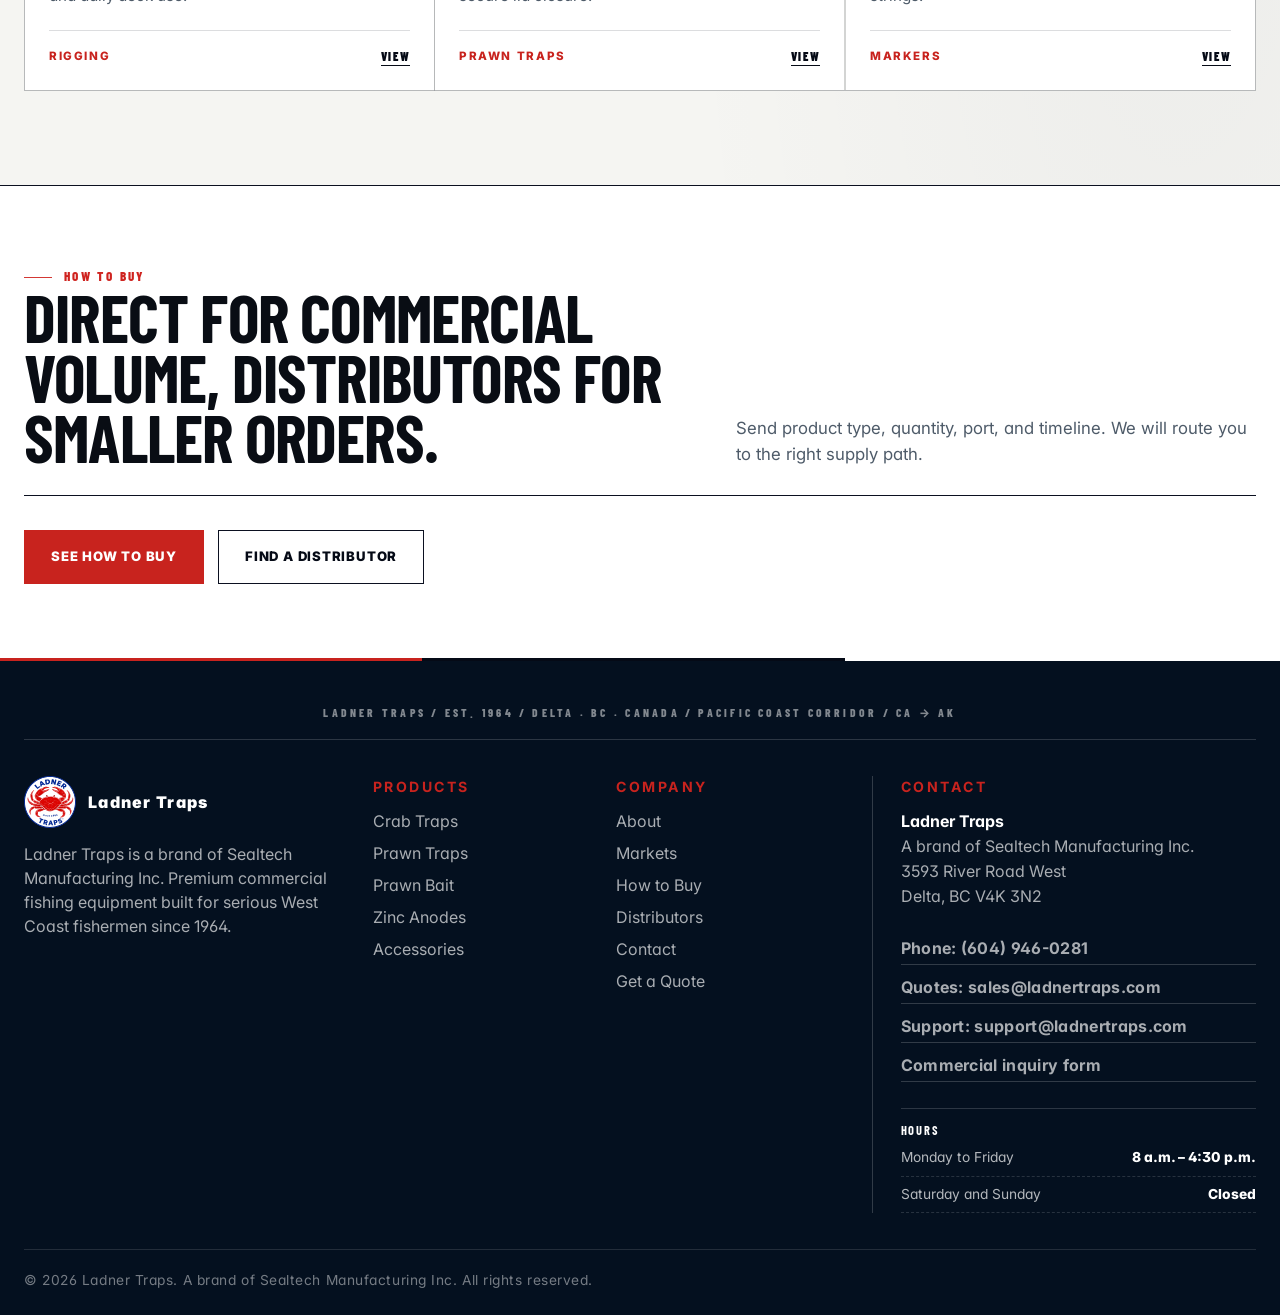
<file: products.html>
<!DOCTYPE html>
<html lang="en">
<head>
<!-- Google Tag Manager -->
<script>(function(w,d,s,l,i){w[l]=w[l]||[];w[l].push({'gtm.start':
new Date().getTime(),event:'gtm.js'});var f=d.getElementsByTagName(s)[0],
j=d.createElement(s),dl=l!='dataLayer'?'&l='+l:'';j.async=true;j.src=
'https://www.googletagmanager.com/gtm.js?id='+i+dl;f.parentNode.insertBefore(j,f);
})(window,document,'script','dataLayer','GTM-NWLPRQVZ');</script>
<!-- End Google Tag Manager -->
<meta charset="utf-8"/>
<meta content="width=device-width, initial-scale=1" name="viewport"/>
<link rel="icon" href="assets/favicon.png" type="image/png"/>
<link rel="apple-touch-icon" href="assets/favicon.png"/>
<title>Products | Ladner Traps Commercial Fishing Equipment</title>
<meta content="Ladner Traps commercial trap and marine supply lineup: crab traps, prawn traps, prawn bait, zinc anodes, and accessories." name="description"/>
<link rel="stylesheet" href="css/base.css"/>
<link rel="stylesheet" href="css/elevation.css"/>
</head>
<body>
<!-- Google Tag Manager (noscript) -->
<noscript><iframe src="https://www.googletagmanager.com/ns.html?id=GTM-NWLPRQVZ"
height="0" width="0" style="display:none;visibility:hidden"></iframe></noscript>
<!-- End Google Tag Manager (noscript) -->
<div class="topbar">
  <div class="container">
    <span><strong>Since 1964</strong> | Commercial trap manufacturing in Ladner, BC</span>
    <span>3593 River Road West, Delta, BC V4K 3N2</span>
  </div>
</div>
<header class="site-header">
<div class="container nav">
<button type="button" class="nav-menu-toggle" aria-expanded="false" aria-controls="primary-nav">
<span class="nav-menu-toggle-icon" aria-hidden="true"><span></span><span></span><span></span></span>
<span class="visually-hidden">Menu</span>
</button>
<a aria-label="Ladner Traps home" class="brand" href="/">
<img alt="Ladner Traps logo" src="assets/ladner-traps-logo.svg"/>
<span>Ladner Traps</span>
</a>
<nav id="primary-nav" aria-label="Primary navigation" class="navlinks">
<a href="/">Home</a>
<div class="nav-item nav-mega" data-mega>
<a class="nav-parent" href="/products" aria-current="page">Products</a>
<div class="mega-panel" role="menu" aria-label="Products mega menu">
  <div class="container mega-inner">
    <div class="mega-subcats">
      <a class="mm-subcat" href="/products" data-mega-cat="all">All Products</a>
<a class="mm-subcat" href="/products/traps" data-mega-cat="traps">Traps</a>
<a class="mm-subcat" href="/products/prawn-bait" data-mega-cat="bait">Bait</a>
<a class="mm-subcat" href="/products/zinc-anodes" data-mega-cat="anodes">Anodes</a>
<a class="mm-subcat" href="/products/accessories" data-mega-cat="accessories">Accessories</a>
    </div>
    <div class="mega-cards">
      <a class="mm-card" href="/products/crab-traps">
  <div class="mm-card-thumb">
    <img alt="Crab Traps" src="assets/products/csp-2968.jpg"/>
    <span class="mm-card-badge">Commercial</span>
  </div>
  <div class="mm-card-meta">
    <strong>Crab Traps</strong>
    <span>Heavy-duty commercial frames for hard seasons.</span>
  </div>
</a>
<a class="mm-card" href="/products/prawn-traps">
  <div class="mm-card-thumb">
    <img alt="Prawn Traps" src="assets/products/csp-2943.jpg"/>
    <span class="mm-card-badge">Commercial</span>
  </div>
  <div class="mm-card-meta">
    <strong>Prawn Traps</strong>
    <span>Clean handling, repeated West Coast sets.</span>
  </div>
</a>
<a class="mm-card" href="/products/prawn-bait">
  <div class="mm-card-thumb">
    <img alt="Skretting Prawn Bait" src="assets/products/csp-2993.jpg"/>
    <span class="mm-card-badge">Skretting</span>
  </div>
  <div class="mm-card-meta">
    <strong>Skretting Prawn Bait</strong>
    <span>Premier Canadian distributor for Skretting prawn bait.</span>
  </div>
</a>
<a class="mm-card" href="/products/zinc-anodes">
  <div class="mm-card-thumb">
    <img alt="Zinc Anodes" src="assets/commercial-marine-zinc-anodes.png"/>
    <span class="mm-card-badge">Marine</span>
  </div>
  <div class="mm-card-meta">
    <strong>Zinc Anodes</strong>
    <span>Marine zincs for traps, docks, and boats.</span>
  </div>
</a>
<a class="mm-card" href="/products/accessories">
  <div class="mm-card-thumb">
    <img alt="Accessories" src="assets/commercial-rope-and-rigging-supplies.webp"/>
    <span class="mm-card-badge">Rigging</span>
  </div>
  <div class="mm-card-meta">
    <strong>Accessories</strong>
    <span>Rope, snaps, hooks, floats, and rigging.</span>
  </div>
</a>
    </div>
    <div class="mega-foot">
      <span class="mega-foot-tag">Catalogue · LT-2026</span>
      <a class="mega-foot-link" href="/products">Compare all products</a>
    </div>
  </div>
</div>
</div>
<a href="/contact">Contact</a>
<a href="/about">About</a>
<div class="nav-header-ctas">
<a class="btn btn-primary" href="/contact#quote">Get a Quote</a>
<a class="btn btn-light" href="tel:+16049460281">Call Us: (604) 946-0281</a>
</div>
</nav>
<div class="nav-actions">
<a class="btn btn-primary mobile-toggle" href="/contact#quote">Quote</a>
<a class="btn btn-light mobile-toggle" href="tel:+16049460281" aria-label="Call us at (604) 946-0281">Call</a>
</div>
</div>
</header>
<div class="nav-backdrop" hidden></div>
<main id="top">
<section class="products products-overview" id="products" aria-labelledby="products-title">
<div class="container">
<div class="products-cat" id="traps">
<div class="products-cat-head">
<div>
<div class="eyebrow">Commercial traps</div>
<h3 id="products-title">Traps</h3>
</div>
<a class="trap-preview-link" href="/products/traps">View all traps</a>
</div>

<div class="trap-preview-block">
<div class="trap-preview-head">
<div>
<h4>Crab Traps</h4>
<p>3-tunnel, 2-tunnel, and Tanner commercial crab pots.</p>
</div>
<a class="trap-preview-link" href="/products/crab-traps">View all crab traps</a>
</div>
<div class="trap-preview-row">
<a href="/products/crab-traps"><img alt="3-tunnel commercial crab trap" src="assets/products/csp-2968.jpg"/></a>
<a href="/products/crab-traps"><img alt="2-tunnel commercial crab trap" src="assets/products/csp-2974.jpg"/></a>
<a href="/products/crab-traps"><img alt="Tanner crab pot" src="assets/products/csp-2982.jpg"/></a>
</div>
</div>

<div class="trap-preview-block">
<div class="trap-preview-head">
<div>
<h4>Prawn Traps</h4>
<p>Sport and commercial prawn traps for West Coast sets.</p>
</div>
<a class="trap-preview-link" href="/products/prawn-traps">View all prawn traps</a>
</div>
<div class="trap-preview-row">
<a href="/products/prawn-traps"><img alt="30 inch sport prawn trap" src="assets/products/csp-2943.jpg"/></a>
<a href="/products/prawn-traps"><img alt="39 inch commercial prawn trap overtop view" src="assets/products/csp-0105.jpg"/></a>
<a href="/products/prawn-traps"><img alt="Commercial prawn trap side view" src="assets/products/csp-2947.jpg"/></a>
</div>
</div>
</div>

<div class="products-cat" id="bait">
<div class="products-cat-head">
<div>
<div class="eyebrow">Prawn bait</div>
<h3>Bait</h3>
<p>Premier Canadian distributor for Prawn Super Bait pellets and prawn oil.</p>
</div>
<a class="trap-preview-link" href="/products/prawn-bait">View all bait</a>
</div>
<div class="product-grid product-grid-overview product-grid-overview-2">
<article class="product-card">
<a class="product-card-link" href="/products/prawn-bait">
<div class="product-art"><img alt="Skretting prawn bait product" class="product-photo" src="assets/products/csp-2993.jpg"/></div>
<div class="product-body">
<h3>Skretting Prawn Bait</h3>
<p>Skretting prawn bait products distributed in Canada through Ladner Traps.</p>
<div class="chips">
<span class="chip red">Skretting</span>
<span class="chip"><span class="product-go">View</span></span>
</div>
</div>
</a>
</article>
<article class="product-card">
<a class="product-card-link" href="/products/prawn-bait">
<div class="product-art"><img alt="Prawn and crab oil 4 litre bottle" class="product-photo" src="assets/prawn-and-crab-oil-4-litre-bottle.webp"/></div>
<div class="product-body">
<h3>Prawn Oil</h3>
<p>Prawn and crab oil for bait preparation and scent support.</p>
<div class="chips">
<span class="chip red">Prawn Super Bait</span>
<span class="chip"><span class="product-go">View</span></span>
</div>
</div>
</a>
</article>
</div>
</div>

<div class="products-cat" id="anodes">
<div class="products-cat-head">
<div>
<div class="eyebrow">Marine zincs</div>
<h3>Anodes</h3>
<p>Sealtech and Solar zinc anodes for traps, marine docks, boats, and working equipment.</p>
</div>
<a class="trap-preview-link" href="/products/zinc-anodes">View all zinc anodes</a>
</div>
<div class="product-grid product-grid-overview">
<article class="product-card">
<a class="product-card-link" href="/products/zinc-anodes">
<div class="product-art"><img alt="Z-22 oval marine zinc anode with mounting straps" class="product-photo" src="assets/solar-z22-oval-marine-zinc-anode.png"/></div>
<div class="product-body">
<h3>Z-22 Strap Anode</h3>
<p>Large oval strap anode for commercial marine applications.</p>
<div class="chips">
<span class="chip red">22 lb</span>
<span class="chip"><span class="product-go">View</span></span>
</div>
</div>
</a>
</article>
<article class="product-card">
<a class="product-card-link" href="/products/zinc-anodes">
<div class="product-art"><img alt="Z-19 long bar marine zinc anode" class="product-photo" src="assets/z19-long-bar-marine-zinc-anode.png"/></div>
<div class="product-body">
<h3>Z-19 Bar Strap Anode</h3>
<p>Long bar strap anode for straightforward marine replacement.</p>
<div class="chips">
<span class="chip red">22 lb</span>
<span class="chip"><span class="product-go">View</span></span>
</div>
</div>
</a>
</article>
<article class="product-card">
<a class="product-card-link" href="/products/zinc-anodes">
<div class="product-art"><img alt="4.5 lb round commercial spin-on marine zinc anode" class="product-photo" src="assets/4.5lb-round-marine-zinc-anode.png"/></div>
<div class="product-body">
<h3>4.5 lb Round Anode</h3>
<p>Round spin-on anode — Ladner Traps' best-selling commercial zinc option.</p>
<div class="chips">
<span class="chip red">4.5 lb</span>
<span class="chip"><span class="product-go">View</span></span>
</div>
</div>
</a>
</article>
</div>
</div>

<div class="products-cat" id="accessories">
<div class="products-cat-head">
<div>
<div class="eyebrow">Deck supplies</div>
<h3>Accessories</h3>
<p>Rope, snaps, hooks, floats, buoys, and rigging supplies for serious crews.</p>
</div>
<a class="trap-preview-link" href="/products/accessories">View all accessories</a>
</div>
<div class="product-grid product-grid-overview">
<article class="product-card">
<a class="product-card-link" href="/products/accessories">
<div class="product-art"><img alt="Blue commercial rope coils" class="product-photo" src="assets/blue-commercial-rope-coils-2.jpg"/></div>
<div class="product-body">
<h3>Rope</h3>
<p>Commercial rope for trap lines, replacements, and daily deck use.</p>
<div class="chips">
<span class="chip red">Rigging</span>
<span class="chip"><span class="product-go">View</span></span>
</div>
</div>
</a>
</article>
<article class="product-card">
<a class="product-card-link" href="/products/accessories">
<div class="product-art"><img alt="Rubber snubber for trap lids" class="product-photo" src="assets/products/csp-2987.jpg"/></div>
<div class="product-body">
<h3>Rubber Snubber</h3>
<p>Prawn trap snubber and hook hardware for secure lid closure.</p>
<div class="chips">
<span class="chip red">Prawn traps</span>
<span class="chip"><span class="product-go">View</span></span>
</div>
</div>
</a>
</article>
<article class="product-card">
<a class="product-card-link" href="/products/accessories">
<div class="product-art"><img alt="Red commercial buoy" class="product-photo" src="assets/red-commercial-buoy.jpg"/></div>
<div class="product-body">
<h3>Floats &amp; Buoys</h3>
<p>Floats and buoys for marking and managing trap strings.</p>
<div class="chips">
<span class="chip red">Markers</span>
<span class="chip"><span class="product-go">View</span></span>
</div>
</div>
</a>
</article>
</div>
</div>
</div></section>
<section class="about-teaser" style="background:#fff;border-top:1px solid var(--rule);padding:74px 0;">
<div class="container">
<div class="section-head"><div><div class="eyebrow">How to buy</div><h2>Direct for commercial volume, distributors for smaller orders.</h2></div><p>Send product type, quantity, port, and timeline. We will route you to the right supply path.</p></div>
<div class="hero-actions" style="margin-top:18px"><a class="btn btn-primary" href="/contact#how-to-buy">See how to buy</a><a class="btn btn-secondary" href="/contact#distributors">Find a distributor</a></div>
</div>
</section>
</main>
<footer>
<div class="container">
<div class="footer-grid">
<div>
<div class="footer-brand"><img alt="Ladner Traps logo" src="assets/ladner-traps-logo.svg"/><span>Ladner Traps</span></div>
<p style="margin-top:14px">Ladner Traps is a brand of Sealtech Manufacturing Inc. Premium commercial fishing equipment built for serious West Coast fishermen since 1964.</p>
</div>
<div><h4>Products</h4>
<a href="/products/crab-traps">Crab Traps</a>
<a href="/products/prawn-traps">Prawn Traps</a>
<a href="/products/prawn-bait">Prawn Bait</a>
<a href="/products/zinc-anodes">Zinc Anodes</a>
<a href="/products/accessories">Accessories</a>
</div>
<div><h4>Company</h4>
<a href="/about">About</a>
<a href="/about#markets">Markets</a>
<a href="/contact#how-to-buy">How to Buy</a>
<a href="/contact#distributors">Distributors</a>
<a href="/contact">Contact</a>
<a href="/contact#quote">Get a Quote</a>
</div>
<div class="footer-contact"><h4>Contact</h4>
<div class="footer-contact-card">
<p class="footer-contact-block"><strong>Ladner Traps</strong><br/>A brand of Sealtech Manufacturing Inc.<br/>3593 River Road West<br/>Delta, BC V4K 3N2</p>
<div class="footer-contact-actions">
<a href="tel:+16049460281">Phone: (604) 946-0281</a>
<a href="mailto:sales@ladnertraps.com">Quotes: sales@ladnertraps.com</a>
<a href="mailto:support@ladnertraps.com">Support: support@ladnertraps.com</a>
<a href="/contact#quote">Commercial inquiry form</a>
</div>
<div class="footer-hours">
<p><strong>Hours</strong></p>
<div class="footer-hours-row"><span>Monday to Friday</span><span>8 a.m. &ndash; 4:30 p.m.</span></div>
<div class="footer-hours-row"><span>Saturday and Sunday</span><span>Closed</span></div>
</div>
</div>
</div>
</div>
<div class="copyright">© 2026 Ladner Traps. A brand of Sealtech Manufacturing Inc. All rights reserved.</div>
</div>
</footer>
<script src="js/nav.js" defer></script>
<script src="js/site.js" defer></script>
</body>
</html>
</file>
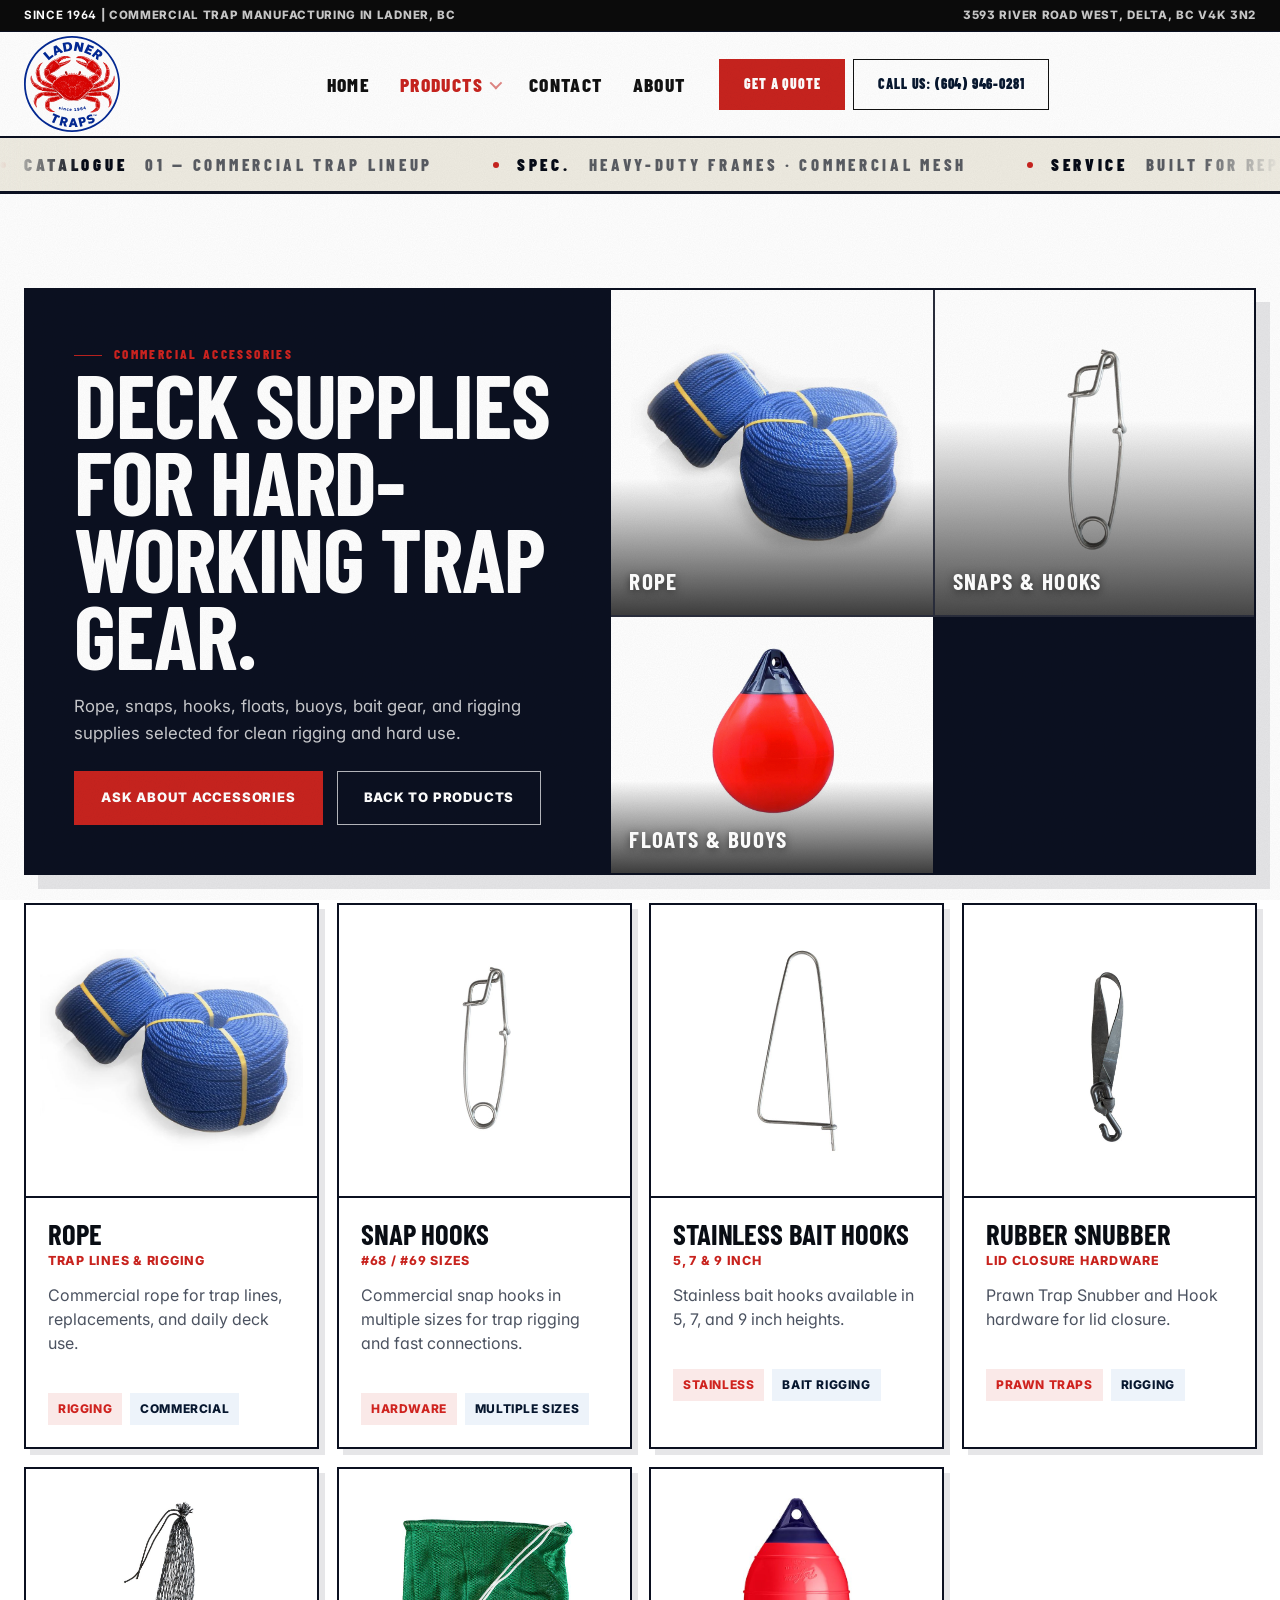
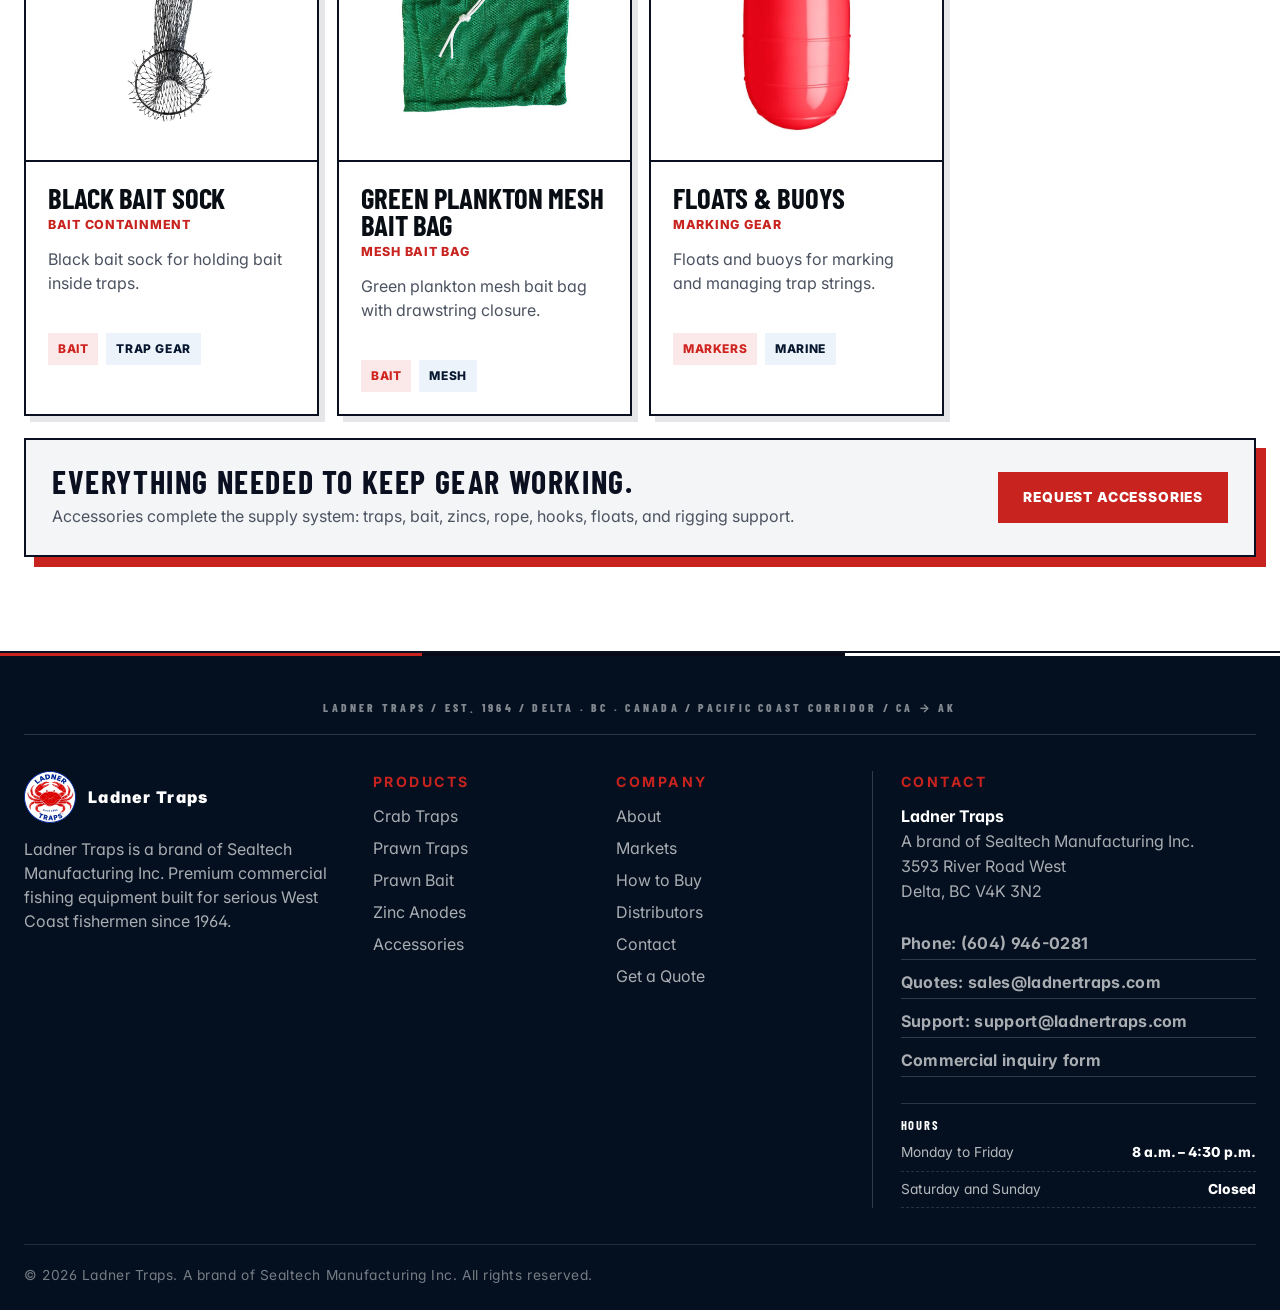
<file: products/accessories.html>
<!DOCTYPE html>
<html lang="en">
<head>
<!-- Google Tag Manager -->
<script>(function(w,d,s,l,i){w[l]=w[l]||[];w[l].push({'gtm.start':
new Date().getTime(),event:'gtm.js'});var f=d.getElementsByTagName(s)[0],
j=d.createElement(s),dl=l!='dataLayer'?'&l='+l:'';j.async=true;j.src=
'https://www.googletagmanager.com/gtm.js?id='+i+dl;f.parentNode.insertBefore(j,f);
})(window,document,'script','dataLayer','GTM-NWLPRQVZ');</script>
<!-- End Google Tag Manager -->
<meta charset="utf-8"/>
<meta content="width=device-width, initial-scale=1" name="viewport"/>
<link rel="icon" href="../assets/favicon.png" type="image/png"/>
<link rel="apple-touch-icon" href="../assets/favicon.png"/>
<title>Accessories | Rope, Snaps, Hooks, Floats & Rigging — Ladner Traps</title>
<meta content="Commercial deck supplies: rope, snaps, hooks, floats, buoys, bait gear, and rigging supplies." name="description"/>
<link rel="stylesheet" href="../css/base.css"/>
<link rel="stylesheet" href="../css/elevation.css"/>
</head>
<body>
<!-- Google Tag Manager (noscript) -->
<noscript><iframe src="https://www.googletagmanager.com/ns.html?id=GTM-NWLPRQVZ"
height="0" width="0" style="display:none;visibility:hidden"></iframe></noscript>
<!-- End Google Tag Manager (noscript) -->
<div class="topbar">
  <div class="container">
    <span><strong>Since 1964</strong> | Commercial trap manufacturing in Ladner, BC</span>
    <span>3593 River Road West, Delta, BC V4K 3N2</span>
  </div>
</div>
<header class="site-header">
<div class="container nav">
<button type="button" class="nav-menu-toggle" aria-expanded="false" aria-controls="primary-nav">
<span class="nav-menu-toggle-icon" aria-hidden="true"><span></span><span></span><span></span></span>
<span class="visually-hidden">Menu</span>
</button>
<a aria-label="Ladner Traps home" class="brand" href="/">
<img alt="Ladner Traps logo" src="../assets/ladner-traps-logo.svg"/>
<span>Ladner Traps</span>
</a>
<nav id="primary-nav" aria-label="Primary navigation" class="navlinks">
<a href="/">Home</a>
<div class="nav-item nav-mega" data-mega>
<a class="nav-parent" href="/products" aria-current="page">Products</a>
<div class="mega-panel" role="menu" aria-label="Products mega menu">
  <div class="container mega-inner">
    <div class="mega-subcats">
      <a class="mm-subcat" href="/products" data-mega-cat="all">All Products</a>
<a class="mm-subcat" href="/products/traps" data-mega-cat="traps">Traps</a>
<a class="mm-subcat" href="/products/prawn-bait" data-mega-cat="bait">Bait</a>
<a class="mm-subcat" href="/products/zinc-anodes" data-mega-cat="anodes">Anodes</a>
<a class="mm-subcat" href="/products/accessories" data-mega-cat="accessories">Accessories</a>
    </div>
    <div class="mega-cards">
      <a class="mm-card" href="/products/crab-traps">
  <div class="mm-card-thumb">
    <img alt="Crab Traps" src="../assets/products/csp-2968.jpg"/>
    <span class="mm-card-badge">Commercial</span>
  </div>
  <div class="mm-card-meta">
    <strong>Crab Traps</strong>
    <span>Heavy-duty commercial frames for hard seasons.</span>
  </div>
</a>
<a class="mm-card" href="/products/prawn-traps">
  <div class="mm-card-thumb">
    <img alt="Prawn Traps" src="../assets/products/csp-2943.jpg"/>
    <span class="mm-card-badge">Commercial</span>
  </div>
  <div class="mm-card-meta">
    <strong>Prawn Traps</strong>
    <span>Clean handling, repeated West Coast sets.</span>
  </div>
</a>
<a class="mm-card" href="/products/prawn-bait">
  <div class="mm-card-thumb">
    <img alt="Skretting Prawn Bait" src="../assets/products/csp-2993.jpg"/>
    <span class="mm-card-badge">Skretting</span>
  </div>
  <div class="mm-card-meta">
    <strong>Skretting Prawn Bait</strong>
    <span>Premier Canadian distributor for Skretting prawn bait.</span>
  </div>
</a>
<a class="mm-card" href="/products/zinc-anodes">
  <div class="mm-card-thumb">
    <img alt="Zinc Anodes" src="../assets/commercial-marine-zinc-anodes.png"/>
    <span class="mm-card-badge">Marine</span>
  </div>
  <div class="mm-card-meta">
    <strong>Zinc Anodes</strong>
    <span>Marine zincs for traps, docks, and boats.</span>
  </div>
</a>
<a class="mm-card" href="/products/accessories">
  <div class="mm-card-thumb">
    <img alt="Accessories" src="../assets/commercial-rope-and-rigging-supplies.webp"/>
    <span class="mm-card-badge">Rigging</span>
  </div>
  <div class="mm-card-meta">
    <strong>Accessories</strong>
    <span>Rope, snaps, hooks, floats, and rigging.</span>
  </div>
</a>
    </div>
    <div class="mega-foot">
      <span class="mega-foot-tag">Catalogue · LT-2026</span>
      <a class="mega-foot-link" href="/products">Compare all products</a>
    </div>
  </div>
</div>
</div>
<a href="/contact">Contact</a>
<a href="/about">About</a>
<div class="nav-header-ctas">
<a class="btn btn-primary" href="/contact#quote">Get a Quote</a>
<a class="btn btn-light" href="tel:+16049460281">Call Us: (604) 946-0281</a>
</div>
</nav>
<div class="nav-actions">
<a class="btn btn-primary mobile-toggle" href="/contact#quote">Quote</a>
<a class="btn btn-light mobile-toggle" href="tel:+16049460281" aria-label="Call us at (604) 946-0281">Call</a>
</div>
</div>
</header>
<div class="nav-backdrop" hidden></div>
<main id="top">
<section aria-labelledby="accessories-title" class="accessories-page" id="accessories">
<div class="container">
<div class="accessories-hero">
<div class="accessories-copy">
<div class="eyebrow">Commercial accessories</div>
<h2 id="accessories-title">Deck supplies for hard-working trap gear.</h2>
<p>Rope, snaps, hooks, floats, buoys, bait gear, and rigging supplies selected for clean rigging and hard use.</p>
<div class="hero-actions"><a class="btn btn-primary" href="/contact#quote">Ask About Accessories</a><a class="btn btn-secondary" href="/products">Back to Products</a></div>
</div>
<div aria-label="Accessory product photos" class="accessories-visual photo-matrix">
<div class="accessory-tile photo-tile"><img alt="Blue commercial rope coils" src="../assets/blue-commercial-rope-coils.jpg"/><strong>Rope</strong></div>
<div class="accessory-tile photo-tile"><img alt="#68 or #69 snap hook hardware" src="../assets/products/csp-2985.jpg"/><strong>Snaps &amp; Hooks</strong></div>
<div class="accessory-tile photo-tile"><img alt="Red marine buoy" src="../assets/red-marine-buoy.jpg"/><strong>Floats &amp; Buoys</strong></div>
</div>
</div>
<div class="accessory-grid">
<article class="accessory-card product-photo-card"><div class="accessory-card-top"><img alt="Blue commercial rope coils" src="../assets/blue-commercial-rope-coils-2.jpg"/></div><div class="accessory-card-copy"><h3>Rope</h3><span class="subline">Trap lines &amp; rigging</span><p>Commercial rope for trap lines, replacements, and daily deck use.</p><div class="chips"><span class="chip red">Rigging</span><span class="chip">Commercial</span></div></div></article>
<article class="accessory-card product-photo-card"><div class="accessory-card-top"><img alt="#68 or #69 snap hook hardware" src="../assets/products/csp-2985.jpg"/></div><div class="accessory-card-copy"><h3>Snap Hooks</h3><span class="subline">#68 / #69 sizes</span><p>Commercial snap hooks in multiple sizes for trap rigging and fast connections.</p><div class="chips"><span class="chip red">Hardware</span><span class="chip">Multiple sizes</span></div></div></article>
<article class="accessory-card product-photo-card"><div class="accessory-card-top"><img alt="Stainless bait hook in 5, 7, and 9 inch sizes" src="../assets/products/csp-2986.jpg"/></div><div class="accessory-card-copy"><h3>Stainless Bait Hooks</h3><span class="subline">5, 7 &amp; 9 inch</span><p>Stainless bait hooks available in 5, 7, and 9 inch heights.</p><div class="chips"><span class="chip red">Stainless</span><span class="chip">Bait rigging</span></div></div></article>
<article class="accessory-card product-photo-card"><div class="accessory-card-top"><img alt="Rubber snubber for trap lids" src="../assets/products/csp-2987.jpg"/></div><div class="accessory-card-copy"><h3>Rubber Snubber</h3><span class="subline">Lid closure hardware</span><p>Prawn Trap Snubber and Hook hardware for lid closure.</p><div class="chips"><span class="chip red">Prawn traps</span><span class="chip">Rigging</span></div></div></article>
<article class="accessory-card product-photo-card"><div class="accessory-card-top"><img alt="Black bait sock" src="../assets/products/csp-2989.jpg"/></div><div class="accessory-card-copy"><h3>Black Bait Sock</h3><span class="subline">Bait containment</span><p>Black bait sock for holding bait inside traps.</p><div class="chips"><span class="chip red">Bait</span><span class="chip">Trap gear</span></div></div></article>
<article class="accessory-card product-photo-card"><div class="accessory-card-top"><img alt="Green plankton mesh bait bag" src="../assets/products/csp-2990.jpg"/></div><div class="accessory-card-copy"><h3>Green Plankton Mesh Bait Bag</h3><span class="subline">Mesh bait bag</span><p>Green plankton mesh bait bag with drawstring closure.</p><div class="chips"><span class="chip red">Bait</span><span class="chip">Mesh</span></div></div></article>
<article class="accessory-card product-photo-card"><div class="accessory-card-top"><img alt="Red commercial buoy" src="../assets/red-commercial-buoy.jpg"/></div><div class="accessory-card-copy"><h3>Floats &amp; Buoys</h3><span class="subline">Marking gear</span><p>Floats and buoys for marking and managing trap strings.</p><div class="chips"><span class="chip red">Markers</span><span class="chip">Marine</span></div></div></article>
</div>
<div class="accessories-proof">
<div><strong>Everything needed to keep gear working.</strong><p>Accessories complete the supply system: traps, bait, zincs, rope, hooks, floats, and rigging support.</p></div>
<a class="btn btn-primary" href="/contact#quote">Request Accessories</a>
</div>
</div>
</section>
</main>
<footer>
<div class="container">
<div class="footer-grid">
<div>
<div class="footer-brand"><img alt="Ladner Traps logo" src="../assets/ladner-traps-logo.svg"/><span>Ladner Traps</span></div>
<p style="margin-top:14px">Ladner Traps is a brand of Sealtech Manufacturing Inc. Premium commercial fishing equipment built for serious West Coast fishermen since 1964.</p>
</div>
<div><h4>Products</h4>
<a href="/products/crab-traps">Crab Traps</a>
<a href="/products/prawn-traps">Prawn Traps</a>
<a href="/products/prawn-bait">Prawn Bait</a>
<a href="/products/zinc-anodes">Zinc Anodes</a>
<a href="/products/accessories">Accessories</a>
</div>
<div><h4>Company</h4>
<a href="/about">About</a>
<a href="/about#markets">Markets</a>
<a href="/contact#how-to-buy">How to Buy</a>
<a href="/contact#distributors">Distributors</a>
<a href="/contact">Contact</a>
<a href="/contact#quote">Get a Quote</a>
</div>
<div class="footer-contact"><h4>Contact</h4>
<div class="footer-contact-card">
<p class="footer-contact-block"><strong>Ladner Traps</strong><br/>A brand of Sealtech Manufacturing Inc.<br/>3593 River Road West<br/>Delta, BC V4K 3N2</p>
<div class="footer-contact-actions">
<a href="tel:+16049460281">Phone: (604) 946-0281</a>
<a href="mailto:sales@ladnertraps.com">Quotes: sales@ladnertraps.com</a>
<a href="mailto:support@ladnertraps.com">Support: support@ladnertraps.com</a>
<a href="/contact#quote">Commercial inquiry form</a>
</div>
<div class="footer-hours">
<p><strong>Hours</strong></p>
<div class="footer-hours-row"><span>Monday to Friday</span><span>8 a.m. &ndash; 4:30 p.m.</span></div>
<div class="footer-hours-row"><span>Saturday and Sunday</span><span>Closed</span></div>
</div>
</div>
</div>
</div>
<div class="copyright">© 2026 Ladner Traps. A brand of Sealtech Manufacturing Inc. All rights reserved.</div>
</div>
</footer>
<script src="../js/nav.js" defer></script>
<script src="../js/site.js" defer></script>
</body>
</html>
</file>
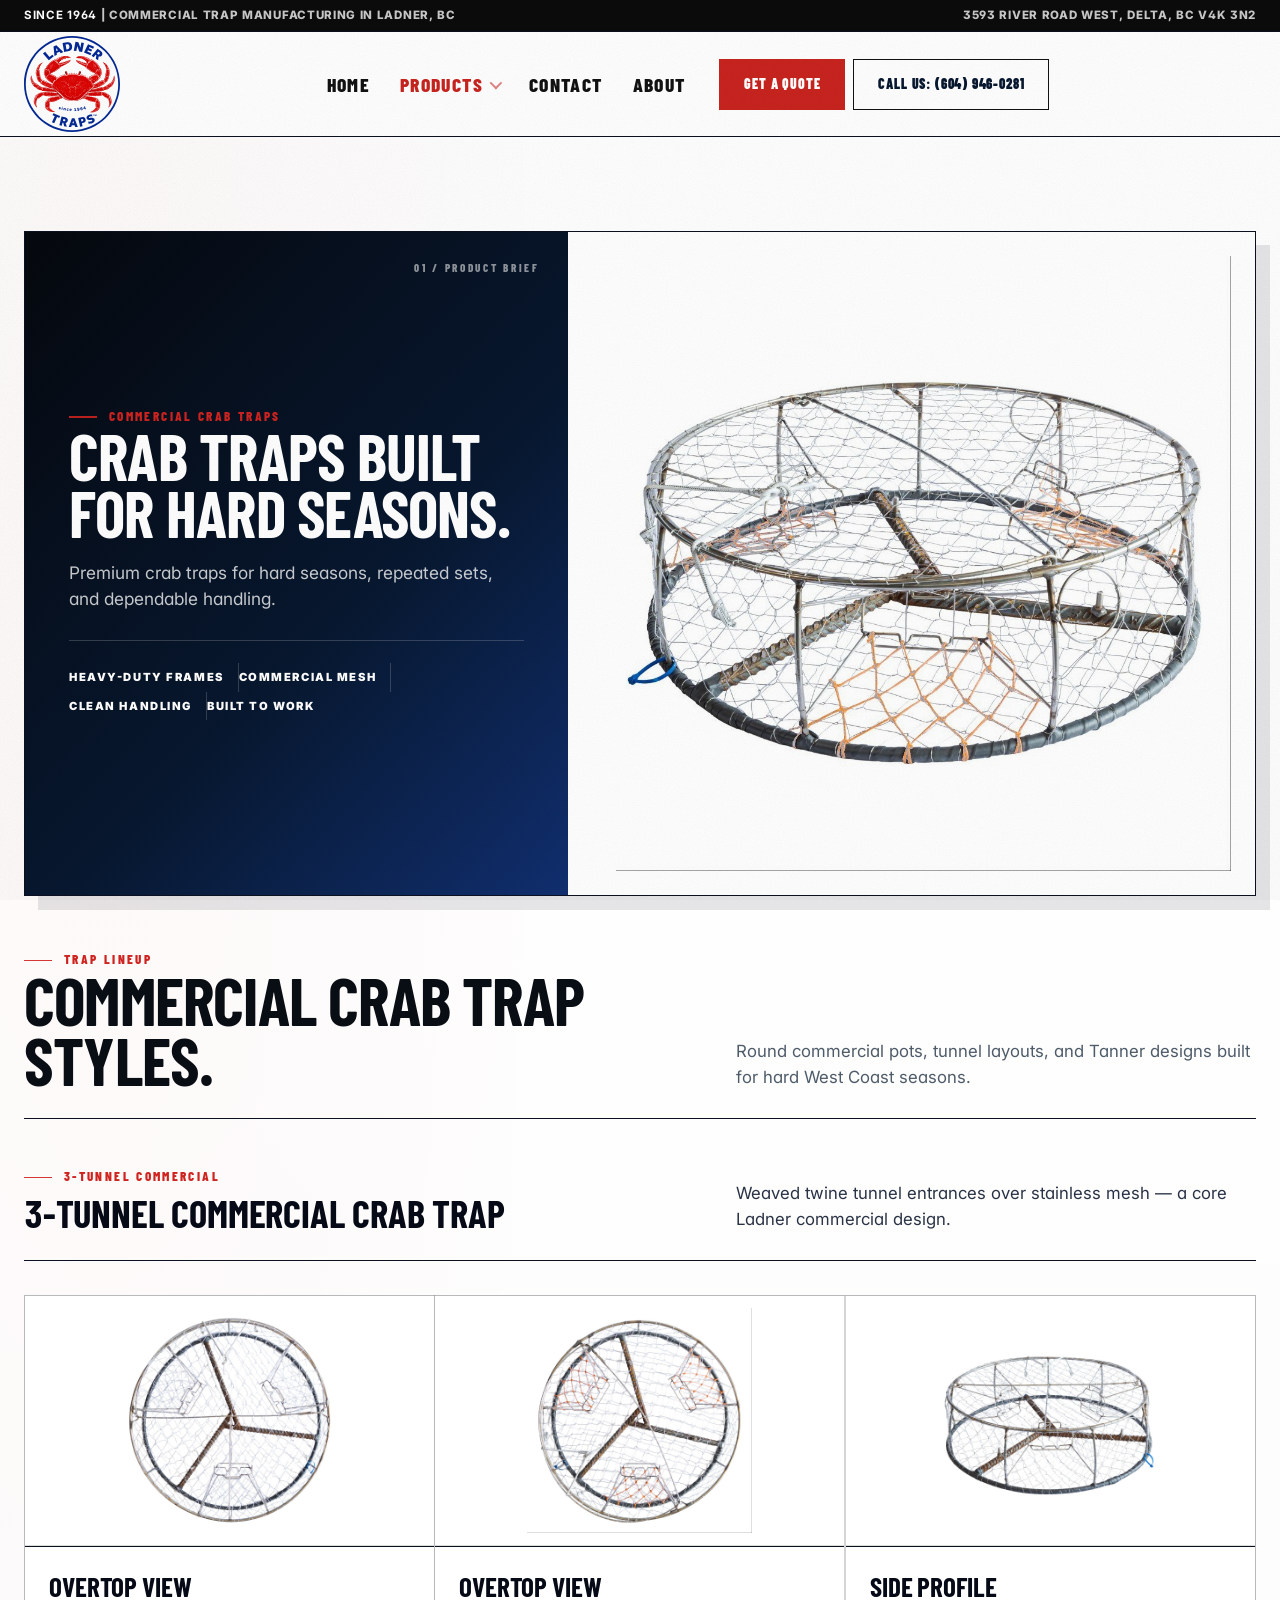
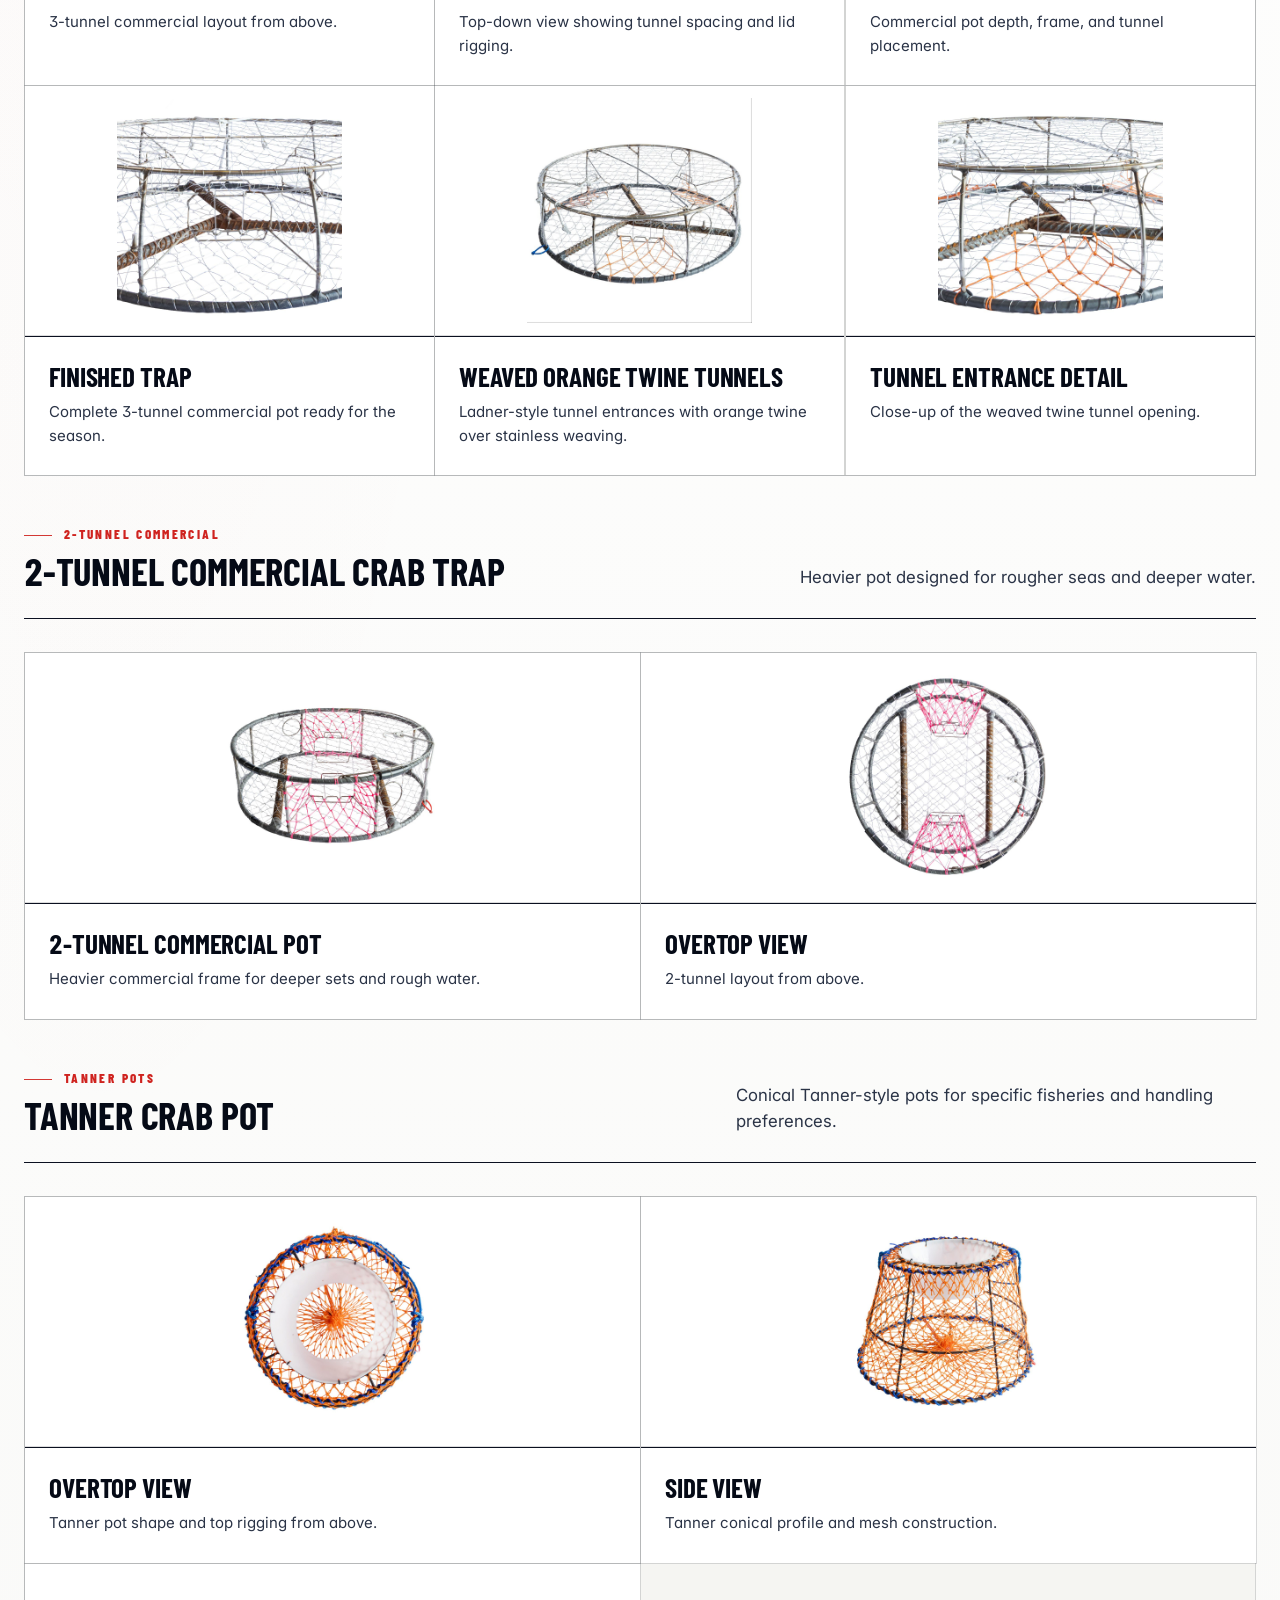
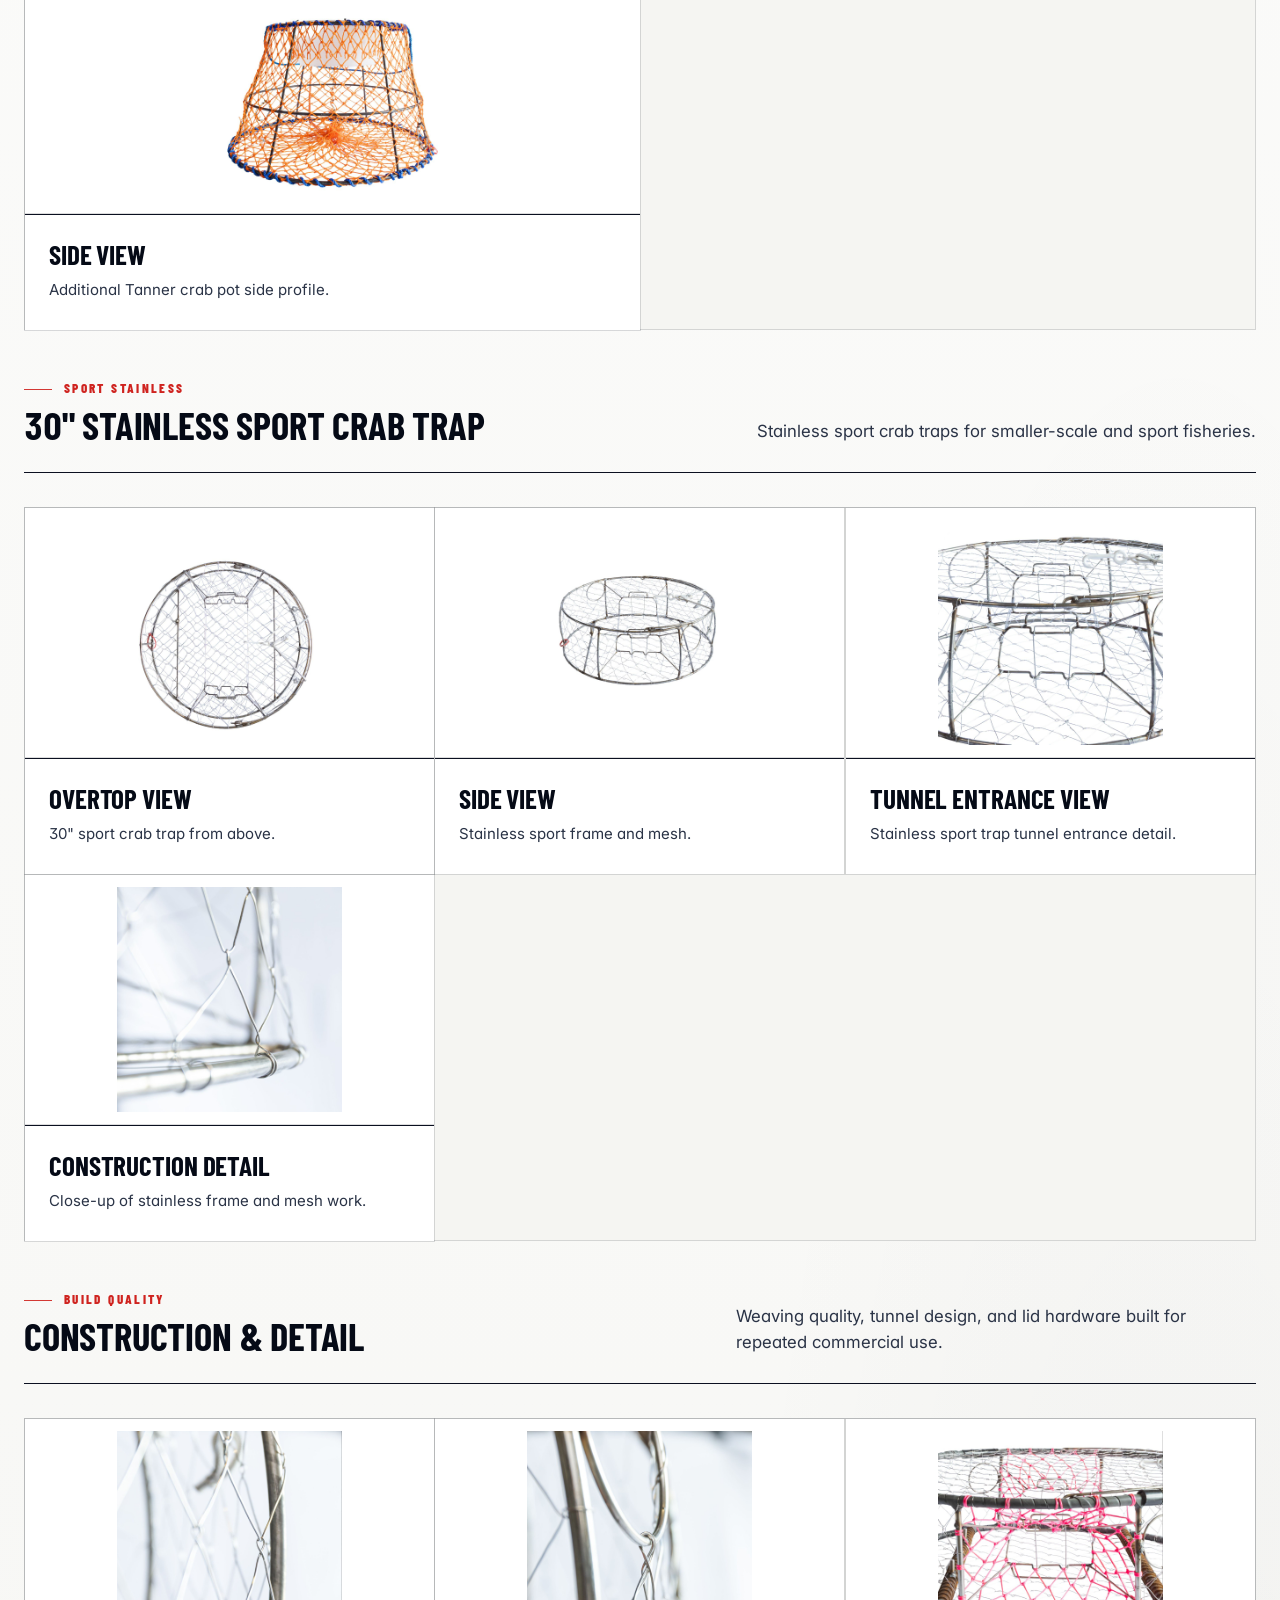
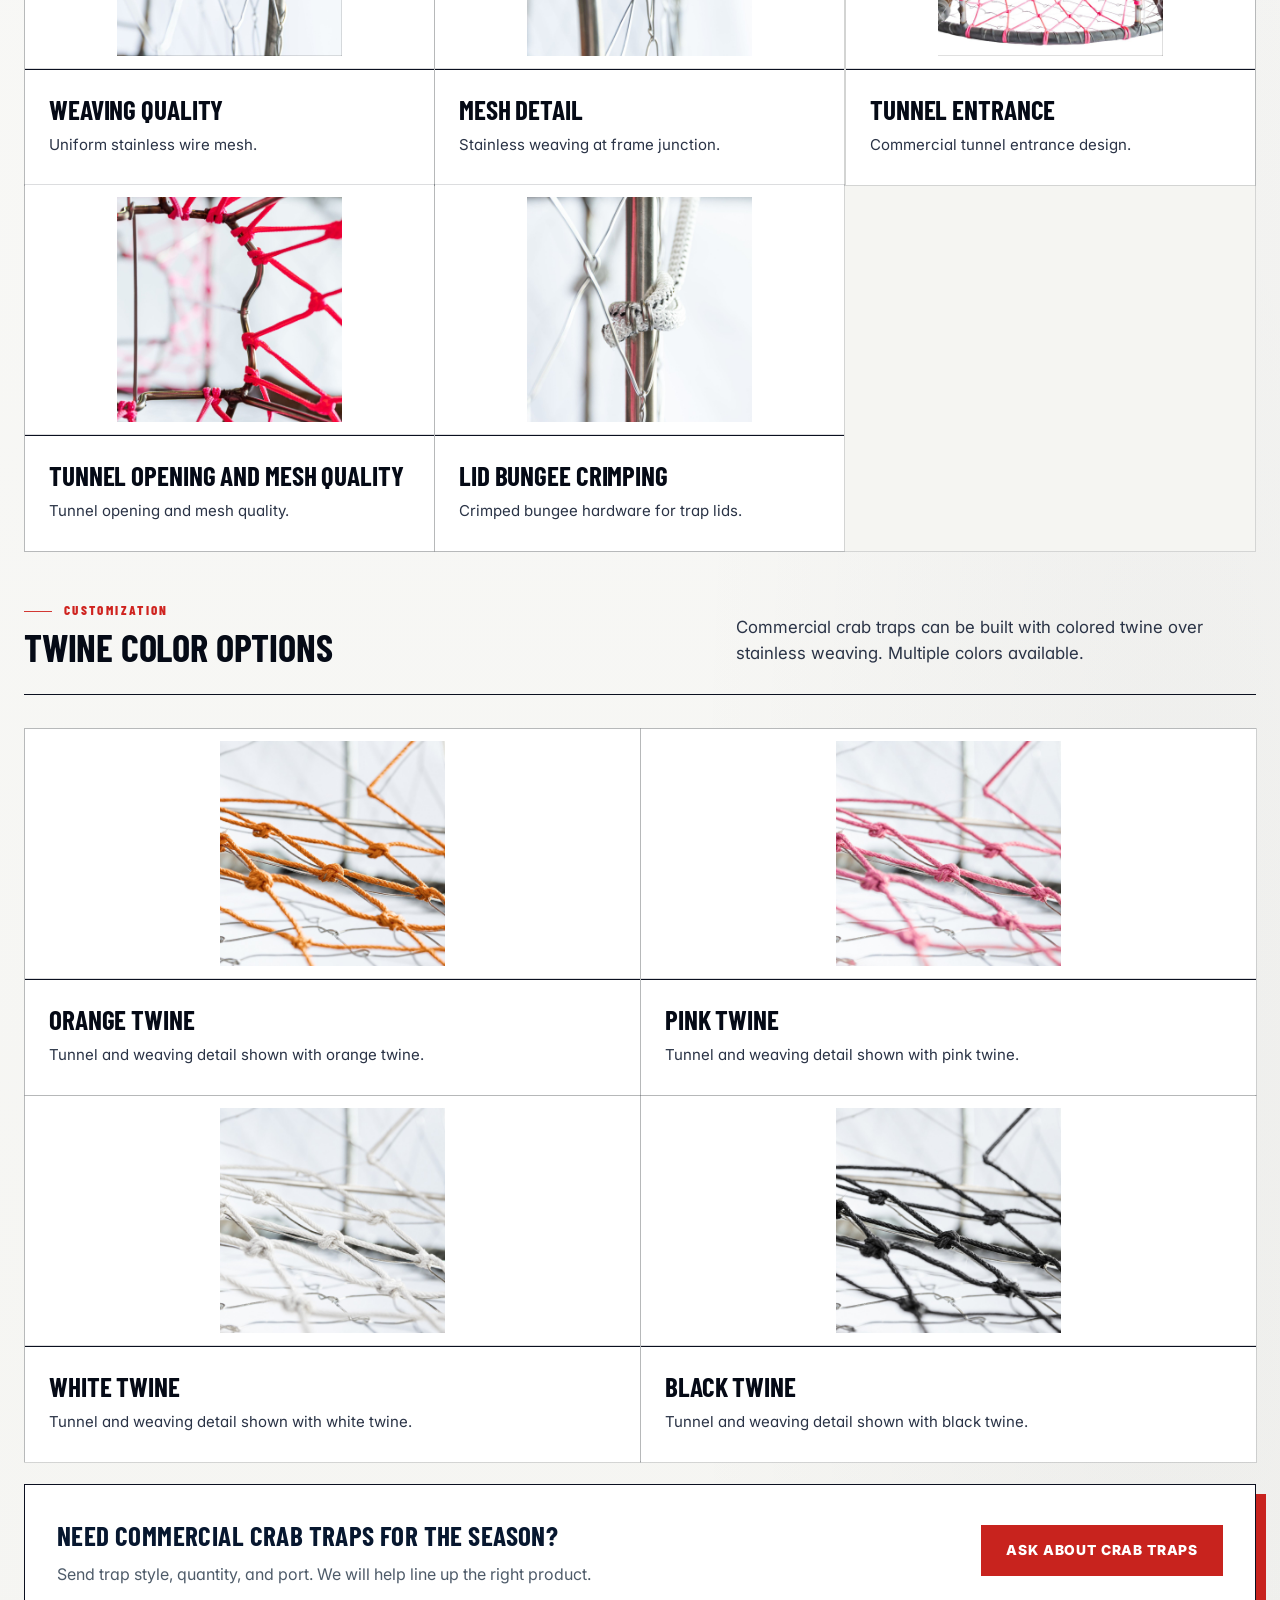
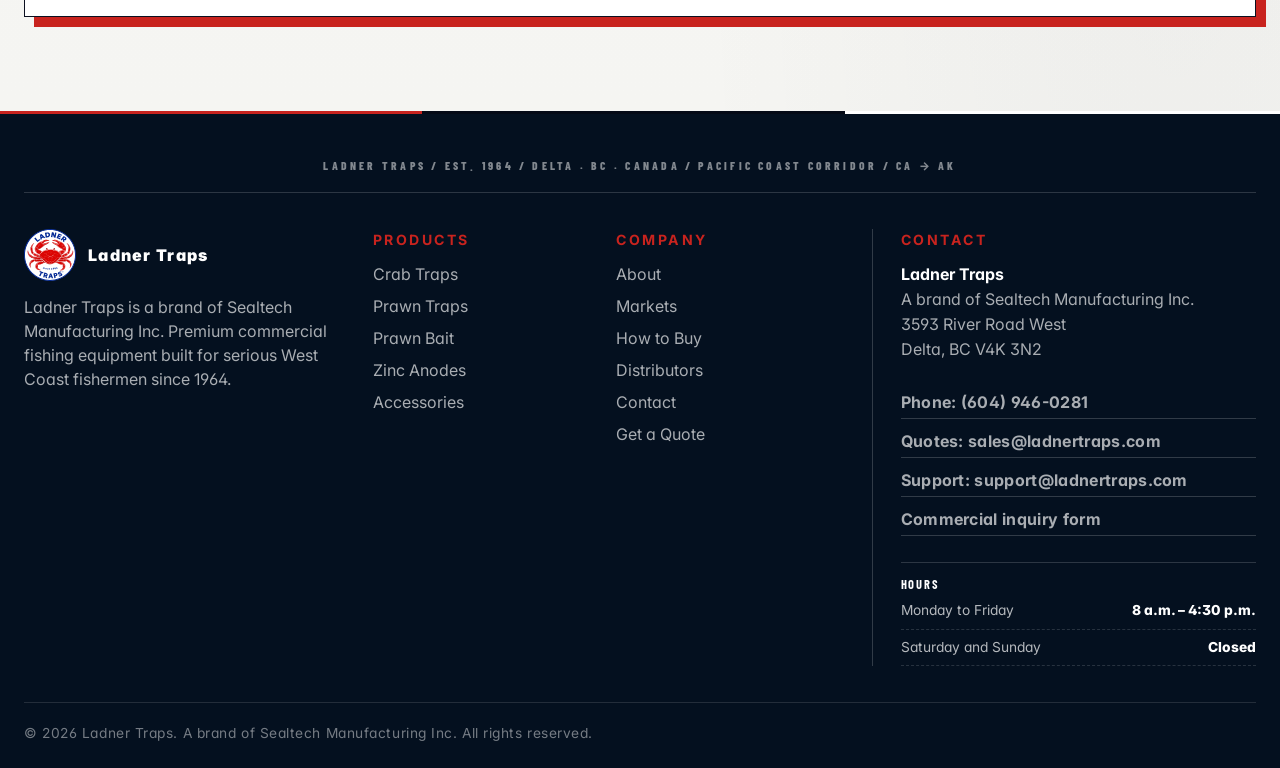
<file: products/crab-traps.html>
<!DOCTYPE html>
<html lang="en">
<head>
<!-- Google Tag Manager -->
<script>(function(w,d,s,l,i){w[l]=w[l]||[];w[l].push({'gtm.start':
new Date().getTime(),event:'gtm.js'});var f=d.getElementsByTagName(s)[0],
j=d.createElement(s),dl=l!='dataLayer'?'&l='+l:'';j.async=true;j.src=
'https://www.googletagmanager.com/gtm.js?id='+i+dl;f.parentNode.insertBefore(j,f);
})(window,document,'script','dataLayer','GTM-NWLPRQVZ');</script>
<!-- End Google Tag Manager -->
<meta charset="utf-8"/>
<meta content="width=device-width, initial-scale=1" name="viewport"/>
<link rel="icon" href="../assets/favicon.png" type="image/png"/>
<link rel="apple-touch-icon" href="../assets/favicon.png"/>
<title>Crab Traps | Ladner Traps Commercial Crab Trap Lineup</title>
<meta content="Commercial crab traps built for strength, clean handling, and durability. Trap options for hard West Coast seasons." name="description"/>
<link rel="stylesheet" href="../css/base.css"/>
<link rel="stylesheet" href="../css/elevation.css"/>
</head>
<body>
<!-- Google Tag Manager (noscript) -->
<noscript><iframe src="https://www.googletagmanager.com/ns.html?id=GTM-NWLPRQVZ"
height="0" width="0" style="display:none;visibility:hidden"></iframe></noscript>
<!-- End Google Tag Manager (noscript) -->
<div class="topbar">
  <div class="container">
    <span><strong>Since 1964</strong> | Commercial trap manufacturing in Ladner, BC</span>
    <span>3593 River Road West, Delta, BC V4K 3N2</span>
  </div>
</div>
<header class="site-header">
<div class="container nav">
<button type="button" class="nav-menu-toggle" aria-expanded="false" aria-controls="primary-nav">
<span class="nav-menu-toggle-icon" aria-hidden="true"><span></span><span></span><span></span></span>
<span class="visually-hidden">Menu</span>
</button>
<a aria-label="Ladner Traps home" class="brand" href="/">
<img alt="Ladner Traps logo" src="../assets/ladner-traps-logo.svg"/>
<span>Ladner Traps</span>
</a>
<nav id="primary-nav" aria-label="Primary navigation" class="navlinks">
<a href="/">Home</a>
<div class="nav-item nav-mega" data-mega>
<a class="nav-parent" href="/products" aria-current="page">Products</a>
<div class="mega-panel" role="menu" aria-label="Products mega menu">
  <div class="container mega-inner">
    <div class="mega-subcats">
      <a class="mm-subcat" href="/products" data-mega-cat="all">All Products</a>
<a class="mm-subcat" href="/products/traps" data-mega-cat="traps">Traps</a>
<a class="mm-subcat" href="/products/prawn-bait" data-mega-cat="bait">Bait</a>
<a class="mm-subcat" href="/products/zinc-anodes" data-mega-cat="anodes">Anodes</a>
<a class="mm-subcat" href="/products/accessories" data-mega-cat="accessories">Accessories</a>
    </div>
    <div class="mega-cards">
      <a class="mm-card" href="/products/crab-traps">
  <div class="mm-card-thumb">
    <img alt="Crab Traps" src="../assets/products/csp-2968.jpg"/>
    <span class="mm-card-badge">Commercial</span>
  </div>
  <div class="mm-card-meta">
    <strong>Crab Traps</strong>
    <span>Heavy-duty commercial frames for hard seasons.</span>
  </div>
</a>
<a class="mm-card" href="/products/prawn-traps">
  <div class="mm-card-thumb">
    <img alt="Prawn Traps" src="../assets/products/csp-2943.jpg"/>
    <span class="mm-card-badge">Commercial</span>
  </div>
  <div class="mm-card-meta">
    <strong>Prawn Traps</strong>
    <span>Clean handling, repeated West Coast sets.</span>
  </div>
</a>
<a class="mm-card" href="/products/prawn-bait">
  <div class="mm-card-thumb">
    <img alt="Skretting Prawn Bait" src="../assets/products/csp-2993.jpg"/>
    <span class="mm-card-badge">Skretting</span>
  </div>
  <div class="mm-card-meta">
    <strong>Skretting Prawn Bait</strong>
    <span>Premier Canadian distributor for Skretting prawn bait.</span>
  </div>
</a>
<a class="mm-card" href="/products/zinc-anodes">
  <div class="mm-card-thumb">
    <img alt="Zinc Anodes" src="../assets/commercial-marine-zinc-anodes.png"/>
    <span class="mm-card-badge">Marine</span>
  </div>
  <div class="mm-card-meta">
    <strong>Zinc Anodes</strong>
    <span>Marine zincs for traps, docks, and boats.</span>
  </div>
</a>
<a class="mm-card" href="/products/accessories">
  <div class="mm-card-thumb">
    <img alt="Accessories" src="../assets/commercial-rope-and-rigging-supplies.webp"/>
    <span class="mm-card-badge">Rigging</span>
  </div>
  <div class="mm-card-meta">
    <strong>Accessories</strong>
    <span>Rope, snaps, hooks, floats, and rigging.</span>
  </div>
</a>
    </div>
    <div class="mega-foot">
      <span class="mega-foot-tag">Catalogue · LT-2026</span>
      <a class="mega-foot-link" href="/products">Compare all products</a>
    </div>
  </div>
</div>
</div>
<a href="/contact">Contact</a>
<a href="/about">About</a>
<div class="nav-header-ctas">
<a class="btn btn-primary" href="/contact#quote">Get a Quote</a>
<a class="btn btn-light" href="tel:+16049460281">Call Us: (604) 946-0281</a>
</div>
</nav>
<div class="nav-actions">
<a class="btn btn-primary mobile-toggle" href="/contact#quote">Quote</a>
<a class="btn btn-light mobile-toggle" href="tel:+16049460281" aria-label="Call us at (604) 946-0281">Call</a>
</div>
</div>
</header>
<div class="nav-backdrop" hidden></div>
<main id="top">
<section aria-labelledby="crab-traps-title" class="crab-traps" id="crab-traps">
<div class="container">
<div class="crab-hero-panel">
<div class="crab-hero-copy">
<div class="eyebrow">Commercial crab traps</div>
<h2 id="crab-traps-title">Crab traps built for hard seasons.</h2>
<p>Premium crab traps for hard seasons, repeated sets, and dependable handling.</p>
<div class="crab-feature-list">
<span>Heavy-duty frames</span>
<span>Commercial mesh</span>
<span>Clean handling</span>
<span>Built to work</span>
</div>
</div>
<div class="crab-hero-image-wrap">
<img alt="3-tunnel commercial crab trap with weaved orange twine tunnels" src="../assets/products/csp-2968.jpg"/>
</div>
</div>
<div class="section-head compact-head">
<div>
<div class="eyebrow">Trap lineup</div>
<h2>Commercial crab trap styles.</h2>
</div>
<p>Round commercial pots, tunnel layouts, and Tanner designs built for hard West Coast seasons.</p>
</div>

<div class="section-head compact-head trap-subhead">
<div>
<div class="eyebrow">3-tunnel commercial</div>
<h3>3-Tunnel Commercial Crab Trap</h3>
</div>
<p>Weaved twine tunnel entrances over stainless mesh — a core Ladner commercial design.</p>
</div>
<div class="crab-gallery">
<article class="crab-card crab-card-large"><div class="crab-img"><img alt="Overtop view of a 3-tunnel commercial crab trap" src="../assets/products/csp-0109.jpg"/></div><div class="crab-card-body"><h3>Overtop View</h3><p>3-tunnel commercial layout from above.</p></div></article>
<article class="crab-card crab-card-large"><div class="crab-img"><img alt="3-tunnel commercial crab trap overtop view" src="../assets/products/csp-0110.jpg"/></div><div class="crab-card-body"><h3>Overtop View</h3><p>Top-down view showing tunnel spacing and lid rigging.</p></div></article>
<article class="crab-card"><div class="crab-img"><img alt="3-tunnel commercial crab trap side view" src="../assets/products/csp-2963.jpg"/></div><div class="crab-card-body"><h3>Side Profile</h3><p>Commercial pot depth, frame, and tunnel placement.</p></div></article>
<article class="crab-card"><div class="crab-img"><img alt="3-tunnel commercial crab trap" src="../assets/products/csp-2964.jpg"/></div><div class="crab-card-body"><h3>Finished Trap</h3><p>Complete 3-tunnel commercial pot ready for the season.</p></div></article>
<article class="crab-card"><div class="crab-img"><img alt="3-tunnel commercial crab trap with weaved orange twine tunnels" src="../assets/products/csp-2968.jpg"/></div><div class="crab-card-body"><h3>Weaved Orange Twine Tunnels</h3><p>Ladner-style tunnel entrances with orange twine over stainless weaving.</p></div></article>
<article class="crab-card"><div class="crab-img"><img alt="Close-up of Ladner style tunnel entrance" src="../assets/products/csp-2969.jpg"/></div><div class="crab-card-body"><h3>Tunnel Entrance Detail</h3><p>Close-up of the weaved twine tunnel opening.</p></div></article>
</div>

<div class="section-head compact-head trap-subhead">
<div>
<div class="eyebrow">2-tunnel commercial</div>
<h3>2-Tunnel Commercial Crab Trap</h3>
</div>
<p>Heavier pot designed for rougher seas and deeper water.</p>
</div>
<div class="crab-gallery crab-gallery-2">
<article class="crab-card crab-card-large"><div class="crab-img"><img alt="2-tunnel commercial crab trap" src="../assets/products/csp-2974.jpg"/></div><div class="crab-card-body"><h3>2-Tunnel Commercial Pot</h3><p>Heavier commercial frame for deeper sets and rough water.</p></div></article>
<article class="crab-card crab-card-large"><div class="crab-img"><img alt="Overtop view of a 2-tunnel commercial crab trap" src="../assets/products/csp-0111.jpg"/></div><div class="crab-card-body"><h3>Overtop View</h3><p>2-tunnel layout from above.</p></div></article>
</div>

<div class="section-head compact-head trap-subhead">
<div>
<div class="eyebrow">Tanner pots</div>
<h3>Tanner Crab Pot</h3>
</div>
<p>Conical Tanner-style pots for specific fisheries and handling preferences.</p>
</div>
<div class="crab-gallery crab-gallery-2">
<article class="crab-card crab-card-large"><div class="crab-img"><img alt="Overtop view of a Tanner crab trap" src="../assets/products/csp-0114.jpg"/></div><div class="crab-card-body"><h3>Overtop View</h3><p>Tanner pot shape and top rigging from above.</p></div></article>
<article class="crab-card"><div class="crab-img"><img alt="Tanner crab pot side view" src="../assets/products/csp-2982.jpg"/></div><div class="crab-card-body"><h3>Side View</h3><p>Tanner conical profile and mesh construction.</p></div></article>
<article class="crab-card"><div class="crab-img"><img alt="Tanner crab pot side view" src="../assets/products/csp-2983.jpg"/></div><div class="crab-card-body"><h3>Side View</h3><p>Additional Tanner crab pot side profile.</p></div></article>
</div>

<div class="section-head compact-head trap-subhead">
<div>
<div class="eyebrow">Sport stainless</div>
<h3>30&quot; Stainless Sport Crab Trap</h3>
</div>
<p>Stainless sport crab traps for smaller-scale and sport fisheries.</p>
</div>
<div class="crab-gallery">
<article class="crab-card"><div class="crab-img"><img alt="Overtop view of a 30 inch stainless sport crab trap" src="../assets/products/csp-0106.jpg"/></div><div class="crab-card-body"><h3>Overtop View</h3><p>30&quot; sport crab trap from above.</p></div></article>
<article class="crab-card"><div class="crab-img"><img alt="30 inch stainless sport crab trap" src="../assets/products/csp-2952.jpg"/></div><div class="crab-card-body"><h3>Side View</h3><p>Stainless sport frame and mesh.</p></div></article>
<article class="crab-card"><div class="crab-img"><img alt="30 inch stainless sport crab trap tunnel entrance view" src="../assets/products/csp-2953.jpg"/></div><div class="crab-card-body"><h3>Tunnel Entrance View</h3><p>Stainless sport trap tunnel entrance detail.</p></div></article>
<article class="crab-card"><div class="crab-img"><img alt="Close-up of 30 inch stainless sport crab trap" src="../assets/products/csp-2956.jpg"/></div><div class="crab-card-body"><h3>Construction Detail</h3><p>Close-up of stainless frame and mesh work.</p></div></article>
</div>

<div class="section-head compact-head trap-subhead">
<div>
<div class="eyebrow">Build quality</div>
<h3>Construction &amp; Detail</h3>
</div>
<p>Weaving quality, tunnel design, and lid hardware built for repeated commercial use.</p>
</div>
<div class="crab-gallery">
<article class="crab-card"><div class="crab-img"><img alt="Close-up of trap weaving quality" src="../assets/products/csp-2967.jpg"/></div><div class="crab-card-body"><h3>Weaving Quality</h3><p>Uniform stainless wire mesh.</p></div></article>
<article class="crab-card"><div class="crab-img"><img alt="Close-up of stainless weaving detail" src="../assets/products/csp-2973.jpg"/></div><div class="crab-card-body"><h3>Mesh Detail</h3><p>Stainless weaving at frame junction.</p></div></article>
<article class="crab-card"><div class="crab-img"><img alt="Tunnel entrance design on commercial crab trap" src="../assets/products/csp-2975.jpg"/></div><div class="crab-card-body"><h3>Tunnel Entrance</h3><p>Commercial tunnel entrance design.</p></div></article>
<article class="crab-card"><div class="crab-img"><img alt="Close-up of tunnel entrance and weaving quality" src="../assets/products/csp-2977.jpg"/></div><div class="crab-card-body"><h3>Tunnel Opening and Mesh Quality</h3><p>Tunnel opening and mesh quality.</p></div></article>
<article class="crab-card"><div class="crab-img"><img alt="Close-up of bungee crimping for crab trap lid" src="../assets/products/csp-2978.jpg"/></div><div class="crab-card-body"><h3>Lid Bungee Crimping</h3><p>Crimped bungee hardware for trap lids.</p></div></article>
</div>

<div class="section-head compact-head trap-subhead">
<div>
<div class="eyebrow">Customization</div>
<h3>Twine Color Options</h3>
</div>
<p>Commercial crab traps can be built with colored twine over stainless weaving. Multiple colors available.</p>
</div>
<div class="crab-gallery crab-gallery-2" aria-label="Twine color options for commercial crab traps">
<article class="crab-card"><div class="crab-img"><img alt="Tunnel and weaving photo with orange twine" src="../assets/products/csp-2980-twine-orange.jpg"/></div><div class="crab-card-body"><h3>Orange Twine</h3><p>Tunnel and weaving detail shown with orange twine.</p></div></article>
<article class="crab-card"><div class="crab-img"><img alt="Tunnel and weaving photo with pink twine" src="../assets/products/csp-2980-twine-pink.jpg"/></div><div class="crab-card-body"><h3>Pink Twine</h3><p>Tunnel and weaving detail shown with pink twine.</p></div></article>
<article class="crab-card"><div class="crab-img"><img alt="Tunnel and weaving photo with white twine" src="../assets/products/csp-2980-twine-white.jpg"/></div><div class="crab-card-body"><h3>White Twine</h3><p>Tunnel and weaving detail shown with white twine.</p></div></article>
<article class="crab-card"><div class="crab-img"><img alt="Tunnel and weaving photo with black twine" src="../assets/products/csp-2980-twine-black.jpg"/></div><div class="crab-card-body"><h3>Black Twine</h3><p>Tunnel and weaving detail shown with black twine.</p></div></article>
</div>
<div class="crab-cta">
<div><strong>Need commercial crab traps for the season?</strong><p>Send trap style, quantity, and port. We will help line up the right product.</p></div>
<a class="btn btn-primary" href="/contact#quote">Ask About Crab Traps</a>
</div>
</div>
</section>
</main>
<footer>
<div class="container">
<div class="footer-grid">
<div>
<div class="footer-brand"><img alt="Ladner Traps logo" src="../assets/ladner-traps-logo.svg"/><span>Ladner Traps</span></div>
<p style="margin-top:14px">Ladner Traps is a brand of Sealtech Manufacturing Inc. Premium commercial fishing equipment built for serious West Coast fishermen since 1964.</p>
</div>
<div><h4>Products</h4>
<a href="/products/crab-traps">Crab Traps</a>
<a href="/products/prawn-traps">Prawn Traps</a>
<a href="/products/prawn-bait">Prawn Bait</a>
<a href="/products/zinc-anodes">Zinc Anodes</a>
<a href="/products/accessories">Accessories</a>
</div>
<div><h4>Company</h4>
<a href="/about">About</a>
<a href="/about#markets">Markets</a>
<a href="/contact#how-to-buy">How to Buy</a>
<a href="/contact#distributors">Distributors</a>
<a href="/contact">Contact</a>
<a href="/contact#quote">Get a Quote</a>
</div>
<div class="footer-contact"><h4>Contact</h4>
<div class="footer-contact-card">
<p class="footer-contact-block"><strong>Ladner Traps</strong><br/>A brand of Sealtech Manufacturing Inc.<br/>3593 River Road West<br/>Delta, BC V4K 3N2</p>
<div class="footer-contact-actions">
<a href="tel:+16049460281">Phone: (604) 946-0281</a>
<a href="mailto:sales@ladnertraps.com">Quotes: sales@ladnertraps.com</a>
<a href="mailto:support@ladnertraps.com">Support: support@ladnertraps.com</a>
<a href="/contact#quote">Commercial inquiry form</a>
</div>
<div class="footer-hours">
<p><strong>Hours</strong></p>
<div class="footer-hours-row"><span>Monday to Friday</span><span>8 a.m. &ndash; 4:30 p.m.</span></div>
<div class="footer-hours-row"><span>Saturday and Sunday</span><span>Closed</span></div>
</div>
</div>
</div>
</div>
<div class="copyright">© 2026 Ladner Traps. A brand of Sealtech Manufacturing Inc. All rights reserved.</div>
</div>
</footer>
<script src="../js/nav.js" defer></script>
<script src="../js/site.js" defer></script>
<script src="../js/gallery-lightbox.js" defer></script>
</body>
</html>
</file>
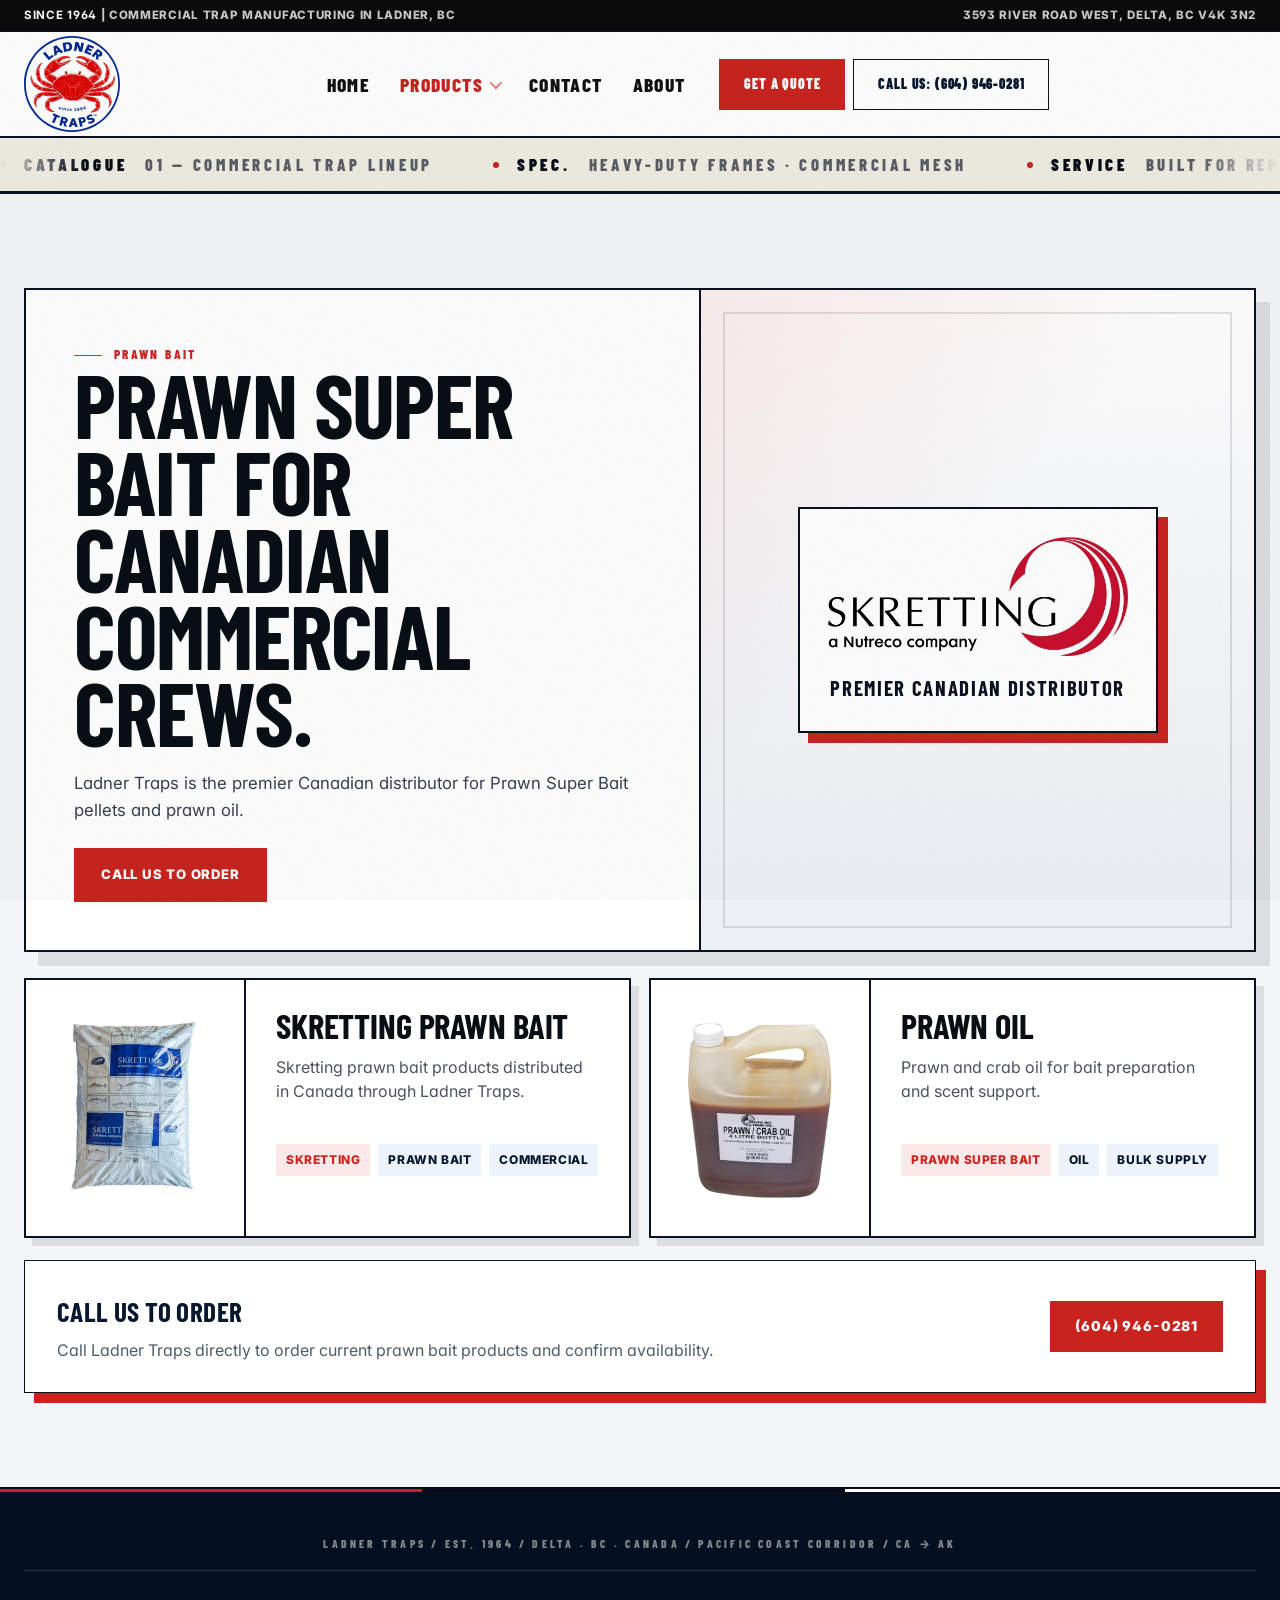
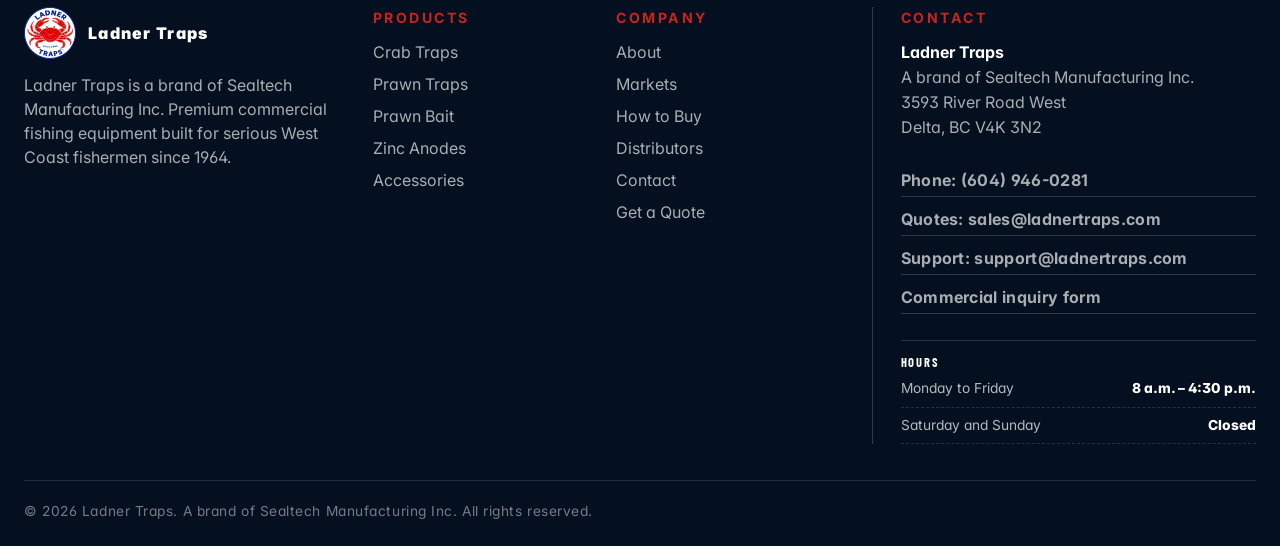
<file: products/prawn-bait.html>
<!DOCTYPE html>
<html lang="en">
<head>
<!-- Google Tag Manager -->
<script>(function(w,d,s,l,i){w[l]=w[l]||[];w[l].push({'gtm.start':
new Date().getTime(),event:'gtm.js'});var f=d.getElementsByTagName(s)[0],
j=d.createElement(s),dl=l!='dataLayer'?'&l='+l:'';j.async=true;j.src=
'https://www.googletagmanager.com/gtm.js?id='+i+dl;f.parentNode.insertBefore(j,f);
})(window,document,'script','dataLayer','GTM-NWLPRQVZ');</script>
<!-- End Google Tag Manager -->
<meta charset="utf-8"/>
<meta content="width=device-width, initial-scale=1" name="viewport"/>
<link rel="icon" href="../assets/favicon.png" type="image/png"/>
<link rel="apple-touch-icon" href="../assets/favicon.png"/>
<title>Prawn Bait | Prawn Super Bait Pellets & Oil — Ladner Traps</title>
<meta content="Ladner Traps is the premier Canadian distributor for Prawn Super Bait — prawn pellets and prawn oil for commercial crews." name="description"/>
<link rel="stylesheet" href="../css/base.css"/>
<link rel="stylesheet" href="../css/elevation.css"/>
</head>
<body>
<!-- Google Tag Manager (noscript) -->
<noscript><iframe src="https://www.googletagmanager.com/ns.html?id=GTM-NWLPRQVZ"
height="0" width="0" style="display:none;visibility:hidden"></iframe></noscript>
<!-- End Google Tag Manager (noscript) -->
<div class="topbar">
  <div class="container">
    <span><strong>Since 1964</strong> | Commercial trap manufacturing in Ladner, BC</span>
    <span>3593 River Road West, Delta, BC V4K 3N2</span>
  </div>
</div>
<header class="site-header">
<div class="container nav">
<button type="button" class="nav-menu-toggle" aria-expanded="false" aria-controls="primary-nav">
<span class="nav-menu-toggle-icon" aria-hidden="true"><span></span><span></span><span></span></span>
<span class="visually-hidden">Menu</span>
</button>
<a aria-label="Ladner Traps home" class="brand" href="/">
<img alt="Ladner Traps logo" src="../assets/ladner-traps-logo.svg"/>
<span>Ladner Traps</span>
</a>
<nav id="primary-nav" aria-label="Primary navigation" class="navlinks">
<a href="/">Home</a>
<div class="nav-item nav-mega" data-mega>
<a class="nav-parent" href="/products" aria-current="page">Products</a>
<div class="mega-panel" role="menu" aria-label="Products mega menu">
  <div class="container mega-inner">
    <div class="mega-subcats">
      <a class="mm-subcat" href="/products" data-mega-cat="all">All Products</a>
<a class="mm-subcat" href="/products/traps" data-mega-cat="traps">Traps</a>
<a class="mm-subcat" href="/products/prawn-bait" data-mega-cat="bait">Bait</a>
<a class="mm-subcat" href="/products/zinc-anodes" data-mega-cat="anodes">Anodes</a>
<a class="mm-subcat" href="/products/accessories" data-mega-cat="accessories">Accessories</a>
    </div>
    <div class="mega-cards">
      <a class="mm-card" href="/products/crab-traps">
  <div class="mm-card-thumb">
    <img alt="Crab Traps" src="../assets/products/csp-2968.jpg"/>
    <span class="mm-card-badge">Commercial</span>
  </div>
  <div class="mm-card-meta">
    <strong>Crab Traps</strong>
    <span>Heavy-duty commercial frames for hard seasons.</span>
  </div>
</a>
<a class="mm-card" href="/products/prawn-traps">
  <div class="mm-card-thumb">
    <img alt="Prawn Traps" src="../assets/products/csp-2943.jpg"/>
    <span class="mm-card-badge">Commercial</span>
  </div>
  <div class="mm-card-meta">
    <strong>Prawn Traps</strong>
    <span>Clean handling, repeated West Coast sets.</span>
  </div>
</a>
<a class="mm-card" href="/products/prawn-bait">
  <div class="mm-card-thumb">
    <img alt="Skretting Prawn Bait" src="../assets/products/csp-2993.jpg"/>
    <span class="mm-card-badge">Skretting</span>
  </div>
  <div class="mm-card-meta">
    <strong>Skretting Prawn Bait</strong>
    <span>Premier Canadian distributor for Skretting prawn bait.</span>
  </div>
</a>
<a class="mm-card" href="/products/zinc-anodes">
  <div class="mm-card-thumb">
    <img alt="Zinc Anodes" src="../assets/commercial-marine-zinc-anodes.png"/>
    <span class="mm-card-badge">Marine</span>
  </div>
  <div class="mm-card-meta">
    <strong>Zinc Anodes</strong>
    <span>Marine zincs for traps, docks, and boats.</span>
  </div>
</a>
<a class="mm-card" href="/products/accessories">
  <div class="mm-card-thumb">
    <img alt="Accessories" src="../assets/commercial-rope-and-rigging-supplies.webp"/>
    <span class="mm-card-badge">Rigging</span>
  </div>
  <div class="mm-card-meta">
    <strong>Accessories</strong>
    <span>Rope, snaps, hooks, floats, and rigging.</span>
  </div>
</a>
    </div>
    <div class="mega-foot">
      <span class="mega-foot-tag">Catalogue · LT-2026</span>
      <a class="mega-foot-link" href="/products">Compare all products</a>
    </div>
  </div>
</div>
</div>
<a href="/contact">Contact</a>
<a href="/about">About</a>
<div class="nav-header-ctas">
<a class="btn btn-primary" href="/contact#quote">Get a Quote</a>
<a class="btn btn-light" href="tel:+16049460281">Call Us: (604) 946-0281</a>
</div>
</nav>
<div class="nav-actions">
<a class="btn btn-primary mobile-toggle" href="/contact#quote">Quote</a>
<a class="btn btn-light mobile-toggle" href="tel:+16049460281" aria-label="Call us at (604) 946-0281">Call</a>
</div>
</div>
</header>
<div class="nav-backdrop" hidden></div>
<main id="top">
<section aria-labelledby="prawn-bait-title" class="bait-page" id="prawn-bait">
<div class="container">
<div class="bait-hero-panel">
<div class="bait-hero-copy">
<div class="eyebrow">Prawn bait</div>
<h2 id="prawn-bait-title">Prawn Super Bait for Canadian commercial crews.</h2>
<p>Ladner Traps is the premier Canadian distributor for Prawn Super Bait pellets and prawn oil.</p>
<div class="hero-actions"><a class="btn btn-primary" href="tel:+16049460281">Call Us to Order</a><a class="btn btn-secondary" href="/products">Back to Products</a></div>
</div>
<div class="bait-logo-panel">
<div class="bait-logo-card">
<img alt="Skretting logo" src="../assets/skretting-logo.jpg"/>
<strong>Premier Canadian Distributor</strong>
</div>
</div>
</div>
<div class="bait-product-grid">
<article class="bait-product-card">
<div class="bait-product-visual product-photo-panel"><img alt="Skretting prawn bait product" class="bait-product-photo" src="../assets/products/csp-2993.jpg"/></div>
<div class="bait-product-copy">
<h3>Skretting Prawn Bait</h3>
<p>Skretting prawn bait products distributed in Canada through Ladner Traps.</p>
<div class="chips"><span class="chip red">Skretting</span><span class="chip">Prawn bait</span><span class="chip">Commercial</span></div>
</div>
</article>
<article class="bait-product-card">
<div class="bait-product-visual product-photo-panel"><img alt="Prawn and crab oil 4 litre bottle" class="bait-product-photo bait-product-photo-oil" src="../assets/prawn-and-crab-oil-4-litre-bottle.webp"/></div>
<div class="bait-product-copy">
<h3>Prawn Oil</h3>
<p>Prawn and crab oil for bait preparation and scent support.</p>
<div class="chips"><span class="chip red">Prawn Super Bait</span><span class="chip">Oil</span><span class="chip">Bulk Supply</span></div>
</div>
</article>
</div>
<div class="crab-cta">
<div><strong>Call Us to Order</strong><p>Call Ladner Traps directly to order current prawn bait products and confirm availability.</p></div>
<a class="btn btn-primary" href="tel:+16049460281">(604) 946-0281</a>
</div>
</div>
</section>
</main>
<footer>
<div class="container">
<div class="footer-grid">
<div>
<div class="footer-brand"><img alt="Ladner Traps logo" src="../assets/ladner-traps-logo.svg"/><span>Ladner Traps</span></div>
<p style="margin-top:14px">Ladner Traps is a brand of Sealtech Manufacturing Inc. Premium commercial fishing equipment built for serious West Coast fishermen since 1964.</p>
</div>
<div><h4>Products</h4>
<a href="/products/crab-traps">Crab Traps</a>
<a href="/products/prawn-traps">Prawn Traps</a>
<a href="/products/prawn-bait">Prawn Bait</a>
<a href="/products/zinc-anodes">Zinc Anodes</a>
<a href="/products/accessories">Accessories</a>
</div>
<div><h4>Company</h4>
<a href="/about">About</a>
<a href="/about#markets">Markets</a>
<a href="/contact#how-to-buy">How to Buy</a>
<a href="/contact#distributors">Distributors</a>
<a href="/contact">Contact</a>
<a href="/contact#quote">Get a Quote</a>
</div>
<div class="footer-contact"><h4>Contact</h4>
<div class="footer-contact-card">
<p class="footer-contact-block"><strong>Ladner Traps</strong><br/>A brand of Sealtech Manufacturing Inc.<br/>3593 River Road West<br/>Delta, BC V4K 3N2</p>
<div class="footer-contact-actions">
<a href="tel:+16049460281">Phone: (604) 946-0281</a>
<a href="mailto:sales@ladnertraps.com">Quotes: sales@ladnertraps.com</a>
<a href="mailto:support@ladnertraps.com">Support: support@ladnertraps.com</a>
<a href="/contact#quote">Commercial inquiry form</a>
</div>
<div class="footer-hours">
<p><strong>Hours</strong></p>
<div class="footer-hours-row"><span>Monday to Friday</span><span>8 a.m. &ndash; 4:30 p.m.</span></div>
<div class="footer-hours-row"><span>Saturday and Sunday</span><span>Closed</span></div>
</div>
</div>
</div>
</div>
<div class="copyright">© 2026 Ladner Traps. A brand of Sealtech Manufacturing Inc. All rights reserved.</div>
</div>
</footer>
<script src="../js/nav.js" defer></script>
<script src="../js/site.js" defer></script>
</body>
</html>
</file>
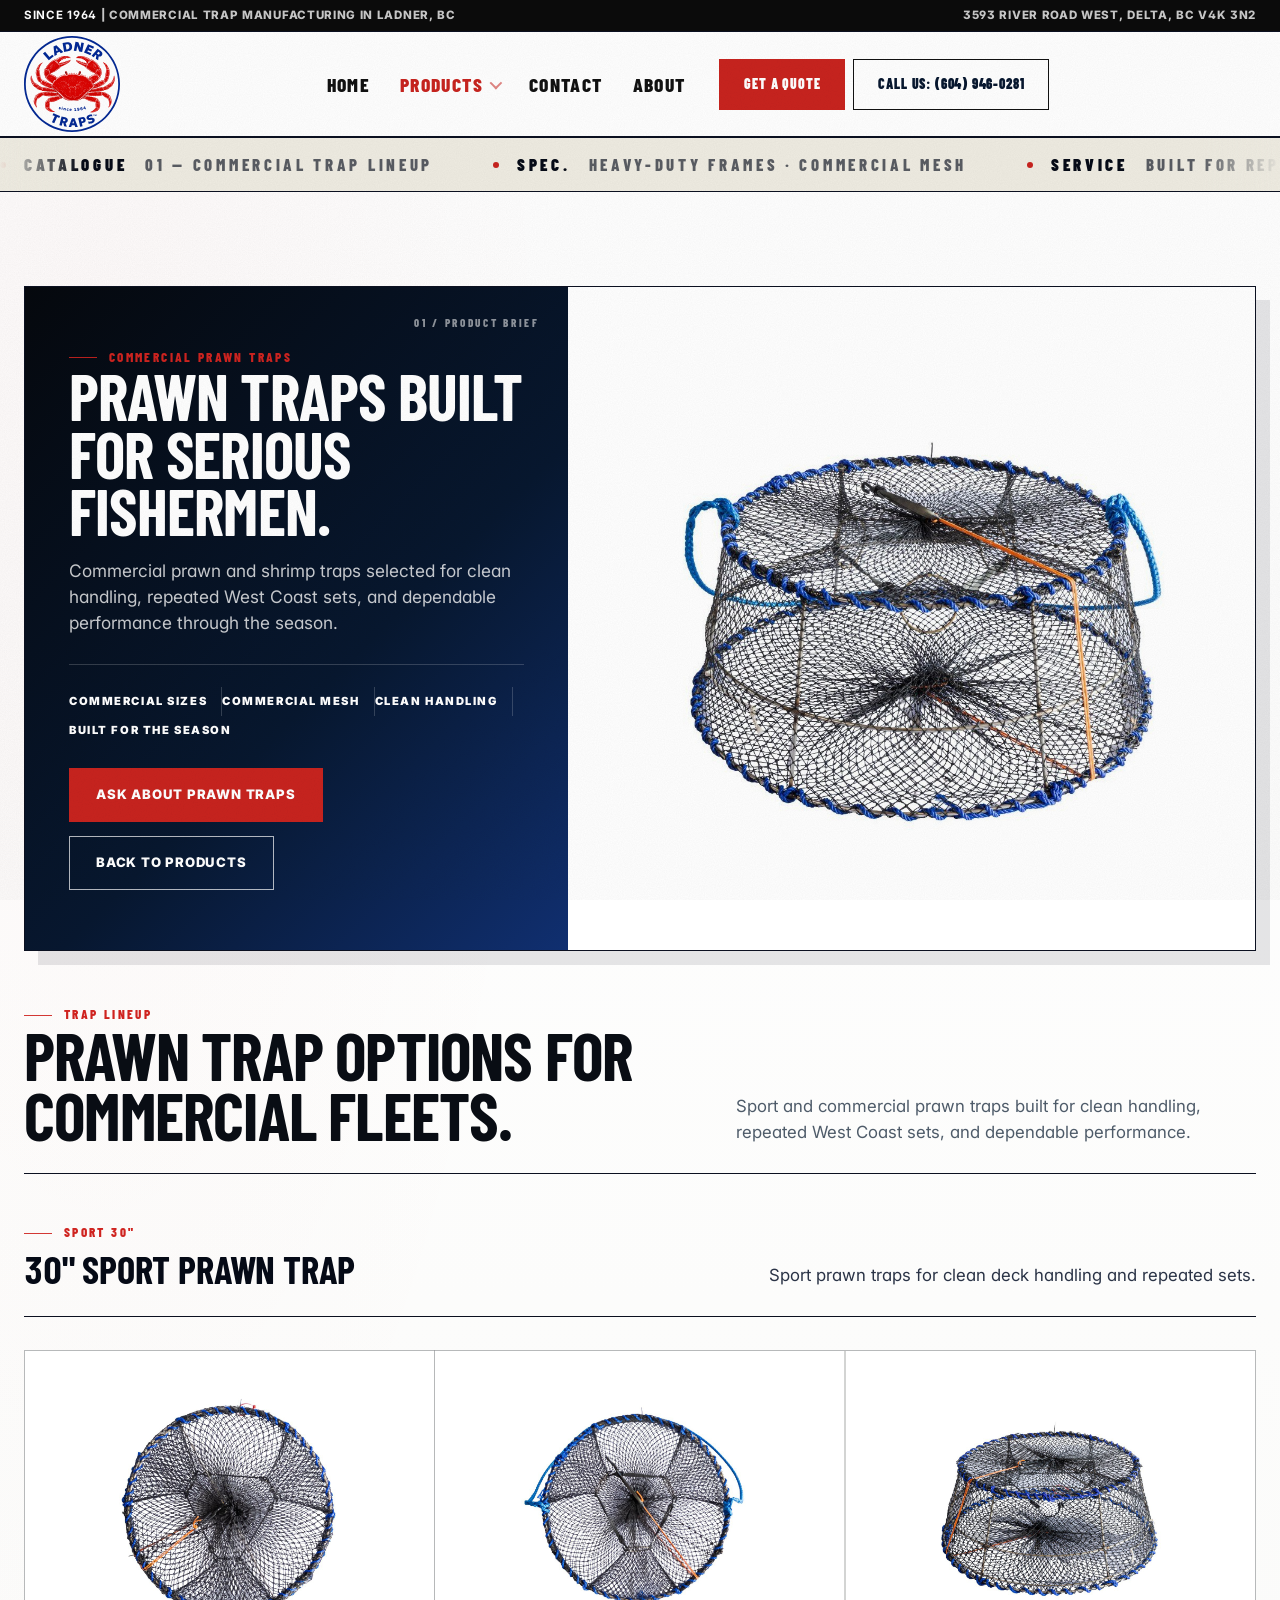
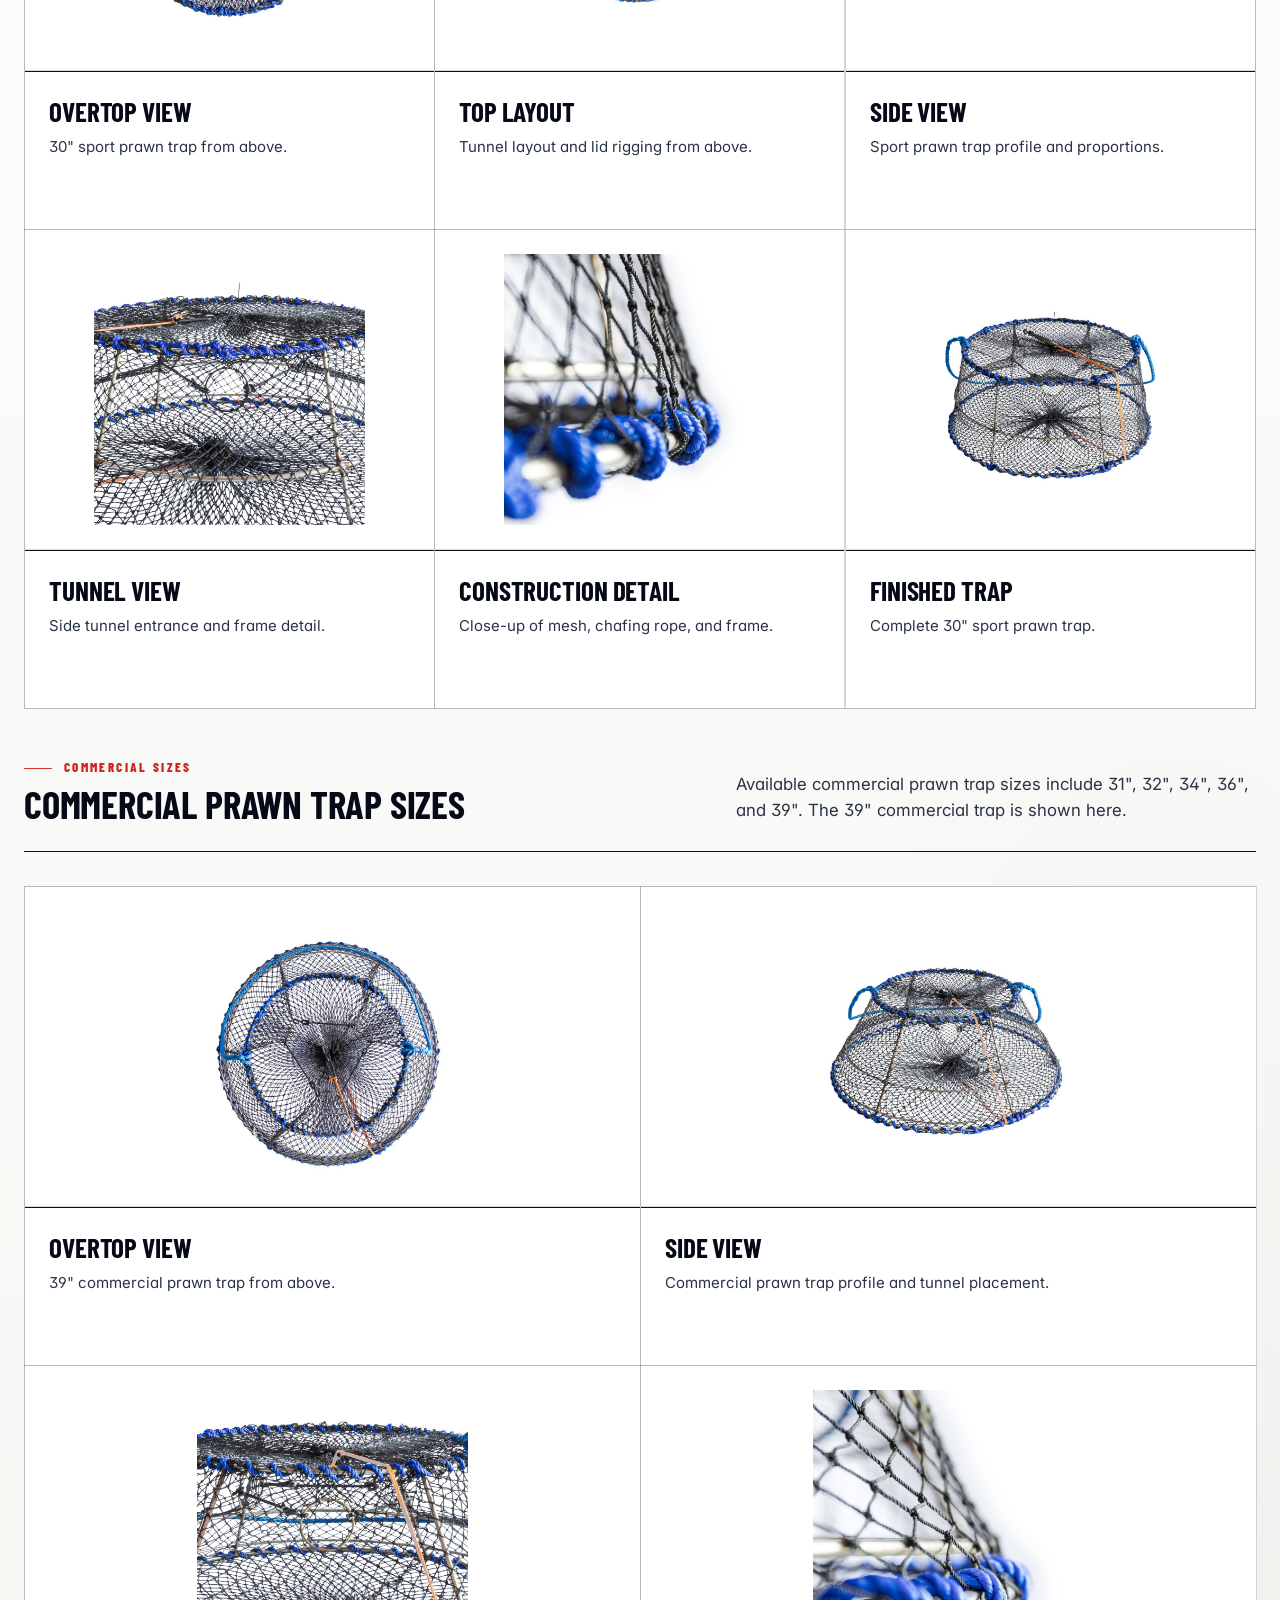
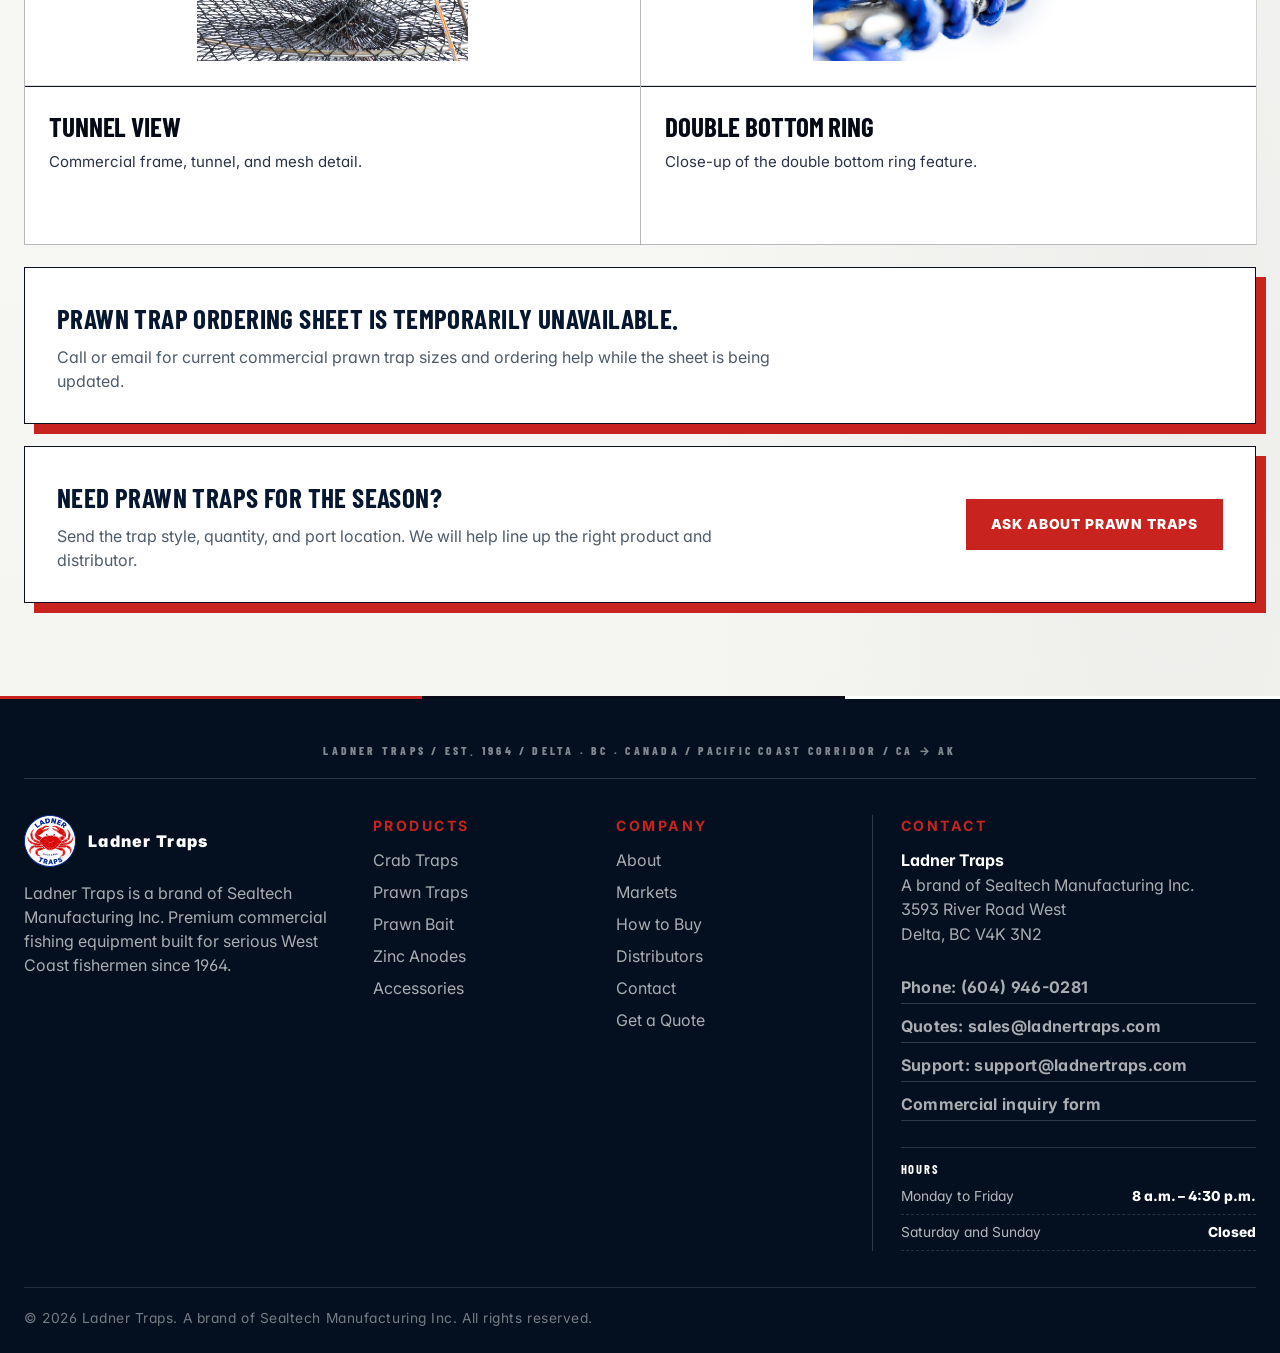
<file: products/prawn-traps.html>
<!DOCTYPE html>
<html lang="en">
<head>
<!-- Google Tag Manager -->
<script>(function(w,d,s,l,i){w[l]=w[l]||[];w[l].push({'gtm.start':
new Date().getTime(),event:'gtm.js'});var f=d.getElementsByTagName(s)[0],
j=d.createElement(s),dl=l!='dataLayer'?'&l='+l:'';j.async=true;j.src=
'https://www.googletagmanager.com/gtm.js?id='+i+dl;f.parentNode.insertBefore(j,f);
})(window,document,'script','dataLayer','GTM-NWLPRQVZ');</script>
<!-- End Google Tag Manager -->
<meta charset="utf-8"/>
<meta content="width=device-width, initial-scale=1" name="viewport"/>
<link rel="icon" href="../assets/favicon.png" type="image/png"/>
<link rel="apple-touch-icon" href="../assets/favicon.png"/>
<title>Prawn Traps | Ladner Traps Commercial Prawn & Shrimp Traps</title>
<meta content="Commercial prawn and shrimp traps for clean handling and repeated West Coast sets." name="description"/>
<link rel="stylesheet" href="../css/base.css"/>
<link rel="stylesheet" href="../css/elevation.css"/>
</head>
<body>
<!-- Google Tag Manager (noscript) -->
<noscript><iframe src="https://www.googletagmanager.com/ns.html?id=GTM-NWLPRQVZ"
height="0" width="0" style="display:none;visibility:hidden"></iframe></noscript>
<!-- End Google Tag Manager (noscript) -->
<div class="topbar">
  <div class="container">
    <span><strong>Since 1964</strong> | Commercial trap manufacturing in Ladner, BC</span>
    <span>3593 River Road West, Delta, BC V4K 3N2</span>
  </div>
</div>
<header class="site-header">
<div class="container nav">
<button type="button" class="nav-menu-toggle" aria-expanded="false" aria-controls="primary-nav">
<span class="nav-menu-toggle-icon" aria-hidden="true"><span></span><span></span><span></span></span>
<span class="visually-hidden">Menu</span>
</button>
<a aria-label="Ladner Traps home" class="brand" href="/">
<img alt="Ladner Traps logo" src="../assets/ladner-traps-logo.svg"/>
<span>Ladner Traps</span>
</a>
<nav id="primary-nav" aria-label="Primary navigation" class="navlinks">
<a href="/">Home</a>
<div class="nav-item nav-mega" data-mega>
<a class="nav-parent" href="/products" aria-current="page">Products</a>
<div class="mega-panel" role="menu" aria-label="Products mega menu">
  <div class="container mega-inner">
    <div class="mega-subcats">
      <a class="mm-subcat" href="/products" data-mega-cat="all">All Products</a>
<a class="mm-subcat" href="/products/traps" data-mega-cat="traps">Traps</a>
<a class="mm-subcat" href="/products/prawn-bait" data-mega-cat="bait">Bait</a>
<a class="mm-subcat" href="/products/zinc-anodes" data-mega-cat="anodes">Anodes</a>
<a class="mm-subcat" href="/products/accessories" data-mega-cat="accessories">Accessories</a>
    </div>
    <div class="mega-cards">
      <a class="mm-card" href="/products/crab-traps">
  <div class="mm-card-thumb">
    <img alt="Crab Traps" src="../assets/products/csp-2968.jpg"/>
    <span class="mm-card-badge">Commercial</span>
  </div>
  <div class="mm-card-meta">
    <strong>Crab Traps</strong>
    <span>Heavy-duty commercial frames for hard seasons.</span>
  </div>
</a>
<a class="mm-card" href="/products/prawn-traps">
  <div class="mm-card-thumb">
    <img alt="Prawn Traps" src="../assets/products/csp-2943.jpg"/>
    <span class="mm-card-badge">Commercial</span>
  </div>
  <div class="mm-card-meta">
    <strong>Prawn Traps</strong>
    <span>Clean handling, repeated West Coast sets.</span>
  </div>
</a>
<a class="mm-card" href="/products/prawn-bait">
  <div class="mm-card-thumb">
    <img alt="Skretting Prawn Bait" src="../assets/products/csp-2993.jpg"/>
    <span class="mm-card-badge">Skretting</span>
  </div>
  <div class="mm-card-meta">
    <strong>Skretting Prawn Bait</strong>
    <span>Premier Canadian distributor for Skretting prawn bait.</span>
  </div>
</a>
<a class="mm-card" href="/products/zinc-anodes">
  <div class="mm-card-thumb">
    <img alt="Zinc Anodes" src="../assets/commercial-marine-zinc-anodes.png"/>
    <span class="mm-card-badge">Marine</span>
  </div>
  <div class="mm-card-meta">
    <strong>Zinc Anodes</strong>
    <span>Marine zincs for traps, docks, and boats.</span>
  </div>
</a>
<a class="mm-card" href="/products/accessories">
  <div class="mm-card-thumb">
    <img alt="Accessories" src="../assets/commercial-rope-and-rigging-supplies.webp"/>
    <span class="mm-card-badge">Rigging</span>
  </div>
  <div class="mm-card-meta">
    <strong>Accessories</strong>
    <span>Rope, snaps, hooks, floats, and rigging.</span>
  </div>
</a>
    </div>
    <div class="mega-foot">
      <span class="mega-foot-tag">Catalogue · LT-2026</span>
      <a class="mega-foot-link" href="/products">Compare all products</a>
    </div>
  </div>
</div>
</div>
<a href="/contact">Contact</a>
<a href="/about">About</a>
<div class="nav-header-ctas">
<a class="btn btn-primary" href="/contact#quote">Get a Quote</a>
<a class="btn btn-light" href="tel:+16049460281">Call Us: (604) 946-0281</a>
</div>
</nav>
<div class="nav-actions">
<a class="btn btn-primary mobile-toggle" href="/contact#quote">Quote</a>
<a class="btn btn-light mobile-toggle" href="tel:+16049460281" aria-label="Call us at (604) 946-0281">Call</a>
</div>
</div>
</header>
<div class="nav-backdrop" hidden></div>
<main id="top">
<section class="crab-traps prawn-traps" id="prawn-traps" aria-labelledby="prawn-traps-title">
<div class="container">
<div class="crab-hero-panel">
<div class="crab-hero-copy">
<div class="eyebrow">Commercial prawn traps</div>
<h2 id="prawn-traps-title">Prawn traps built for serious fishermen.</h2>
<p>Commercial prawn and shrimp traps selected for clean handling, repeated West Coast sets, and dependable performance through the season.</p>
<div class="crab-feature-list">
<span>Commercial sizes</span>
<span>Commercial mesh</span>
<span>Clean handling</span>
<span>Built for the season</span>
</div>
<div class="hero-actions" style="margin-top:24px"><a class="btn btn-primary" href="/contact#quote">Ask About Prawn Traps</a><a class="btn btn-secondary" href="/products">Back to Products</a></div>
</div>
<div class="crab-hero-image-wrap">
<img alt="30 inch sport prawn trap" src="../assets/products/csp-2943.jpg"/>
</div>
</div>

<div class="section-head compact-head">
<div>
<div class="eyebrow">Trap lineup</div>
<h2>Prawn trap options for commercial fleets.</h2>
</div>
<p>Sport and commercial prawn traps built for clean handling, repeated West Coast sets, and dependable performance.</p>
</div>

<div class="section-head compact-head trap-subhead">
<div>
<div class="eyebrow">Sport 30&quot;</div>
<h3>30&quot; Sport Prawn Trap</h3>
</div>
<p>Sport prawn traps for clean deck handling and repeated sets.</p>
</div>
<div class="crab-gallery prawn-gallery">
<article class="crab-card"><div class="crab-img"><img alt="Overtop view of a 30 inch sport prawn trap" src="../assets/products/csp-0103.jpg"/></div><div class="crab-card-body"><h3>Overtop View</h3><p>30&quot; sport prawn trap from above.</p></div></article>
<article class="crab-card"><div class="crab-img"><img alt="Overtop view of a 30 inch sport prawn trap" src="../assets/products/csp-0104.jpg"/></div><div class="crab-card-body"><h3>Top Layout</h3><p>Tunnel layout and lid rigging from above.</p></div></article>
<article class="crab-card"><div class="crab-img"><img alt="Side view of a 30 inch sport prawn trap" src="../assets/products/csp-2939.jpg"/></div><div class="crab-card-body"><h3>Side View</h3><p>Sport prawn trap profile and proportions.</p></div></article>
<article class="crab-card"><div class="crab-img"><img alt="Tunnel view of a 30 inch sport prawn trap" src="../assets/products/csp-2940.jpg"/></div><div class="crab-card-body"><h3>Tunnel View</h3><p>Side tunnel entrance and frame detail.</p></div></article>
<article class="crab-card"><div class="crab-img"><img alt="Close-up of 30 inch sport prawn trap" src="../assets/products/csp-2942.jpg"/></div><div class="crab-card-body"><h3>Construction Detail</h3><p>Close-up of mesh, chafing rope, and frame.</p></div></article>
<article class="crab-card"><div class="crab-img"><img alt="30 inch sport prawn trap" src="../assets/products/csp-2943.jpg"/></div><div class="crab-card-body"><h3>Finished Trap</h3><p>Complete 30&quot; sport prawn trap.</p></div></article>
</div>

<div class="section-head compact-head trap-subhead">
<div>
<div class="eyebrow">Commercial sizes</div>
<h3>Commercial Prawn Trap Sizes</h3>
</div>
<p>Available commercial prawn trap sizes include 31&quot;, 32&quot;, 34&quot;, 36&quot;, and 39&quot;. The 39&quot; commercial trap is shown here.</p>
</div>
<div class="crab-gallery prawn-gallery crab-gallery-2">
<article class="crab-card crab-card-large"><div class="crab-img"><img alt="Overtop view of a 39 inch commercial prawn trap" src="../assets/products/csp-0105.jpg"/></div><div class="crab-card-body"><h3>Overtop View</h3><p>39&quot; commercial prawn trap from above.</p></div></article>
<article class="crab-card"><div class="crab-img"><img alt="39 inch commercial prawn trap" src="../assets/products/csp-2947.jpg"/></div><div class="crab-card-body"><h3>Side View</h3><p>Commercial prawn trap profile and tunnel placement.</p></div></article>
<article class="crab-card"><div class="crab-img"><img alt="39 inch commercial prawn trap tunnel view" src="../assets/products/csp-2948.jpg"/></div><div class="crab-card-body"><h3>Tunnel View</h3><p>Commercial frame, tunnel, and mesh detail.</p></div></article>
<article class="crab-card"><div class="crab-img"><img alt="Close-up of double bottom ring feature on commercial prawn trap" src="../assets/products/csp-2950.jpg"/></div><div class="crab-card-body"><h3>Double Bottom Ring</h3><p>Close-up of the double bottom ring feature.</p></div></article>
</div>

<div class="crab-cta">
<div><strong>Prawn trap ordering sheet is temporarily unavailable.</strong><p>Call or email for current commercial prawn trap sizes and ordering help while the sheet is being updated.</p></div>
<a class="btn btn-secondary" href="tel:+16049460281">Call Us</a>
</div>

<div class="crab-cta">
<div><strong>Need prawn traps for the season?</strong><p>Send the trap style, quantity, and port location. We will help line up the right product and distributor.</p></div>
<a class="btn btn-primary" href="/contact#quote">Ask About Prawn Traps</a>
</div>
</div>
</section>

</main>
<footer>
<div class="container">
<div class="footer-grid">
<div>
<div class="footer-brand"><img alt="Ladner Traps logo" src="../assets/ladner-traps-logo.svg"/><span>Ladner Traps</span></div>
<p style="margin-top:14px">Ladner Traps is a brand of Sealtech Manufacturing Inc. Premium commercial fishing equipment built for serious West Coast fishermen since 1964.</p>
</div>
<div><h4>Products</h4>
<a href="/products/crab-traps">Crab Traps</a>
<a href="/products/prawn-traps">Prawn Traps</a>
<a href="/products/prawn-bait">Prawn Bait</a>
<a href="/products/zinc-anodes">Zinc Anodes</a>
<a href="/products/accessories">Accessories</a>
</div>
<div><h4>Company</h4>
<a href="/about">About</a>
<a href="/about#markets">Markets</a>
<a href="/contact#how-to-buy">How to Buy</a>
<a href="/contact#distributors">Distributors</a>
<a href="/contact">Contact</a>
<a href="/contact#quote">Get a Quote</a>
</div>
<div class="footer-contact"><h4>Contact</h4>
<div class="footer-contact-card">
<p class="footer-contact-block"><strong>Ladner Traps</strong><br/>A brand of Sealtech Manufacturing Inc.<br/>3593 River Road West<br/>Delta, BC V4K 3N2</p>
<div class="footer-contact-actions">
<a href="tel:+16049460281">Phone: (604) 946-0281</a>
<a href="mailto:sales@ladnertraps.com">Quotes: sales@ladnertraps.com</a>
<a href="mailto:support@ladnertraps.com">Support: support@ladnertraps.com</a>
<a href="/contact#quote">Commercial inquiry form</a>
</div>
<div class="footer-hours">
<p><strong>Hours</strong></p>
<div class="footer-hours-row"><span>Monday to Friday</span><span>8 a.m. &ndash; 4:30 p.m.</span></div>
<div class="footer-hours-row"><span>Saturday and Sunday</span><span>Closed</span></div>
</div>
</div>
</div>
</div>
<div class="copyright">© 2026 Ladner Traps. A brand of Sealtech Manufacturing Inc. All rights reserved.</div>
</div>
</footer>
<script src="../js/nav.js" defer></script>
<script src="../js/site.js" defer></script>
<script src="../js/gallery-lightbox.js" defer></script>
</body>
</html>
</file>
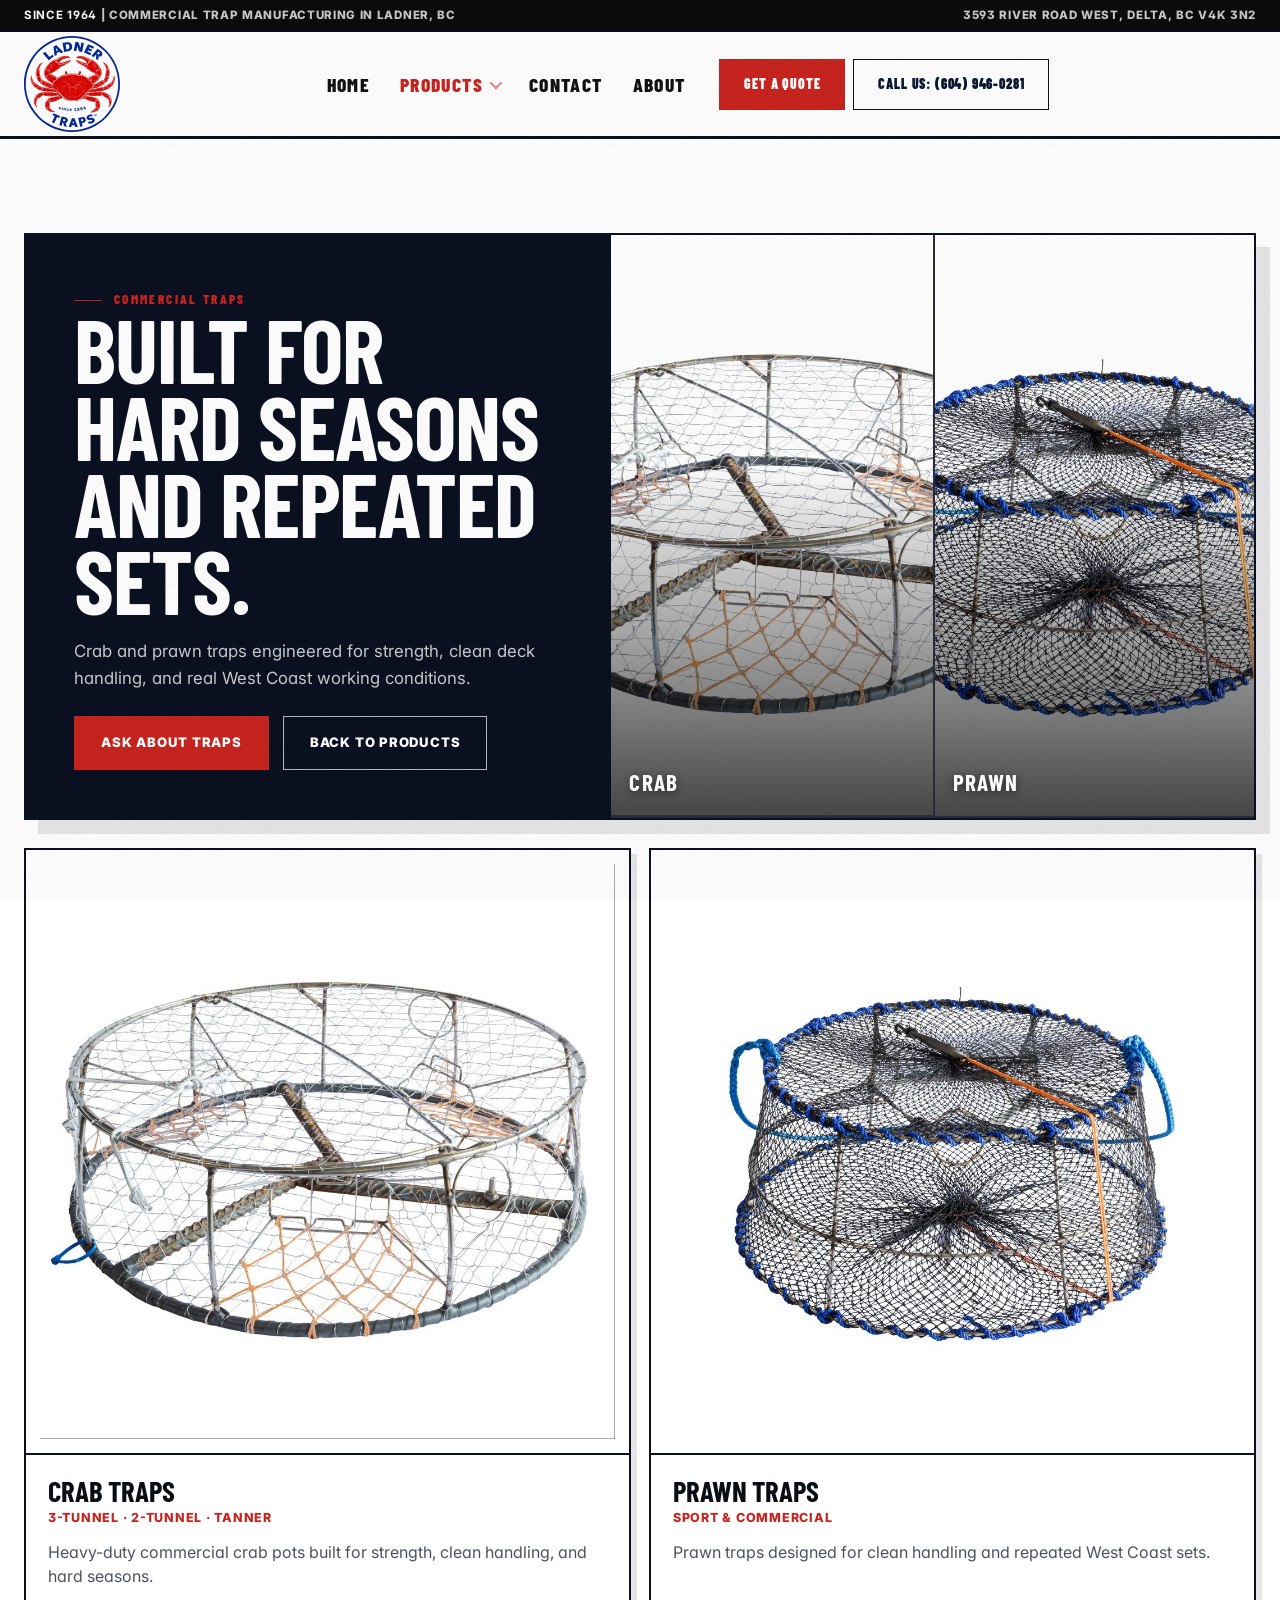
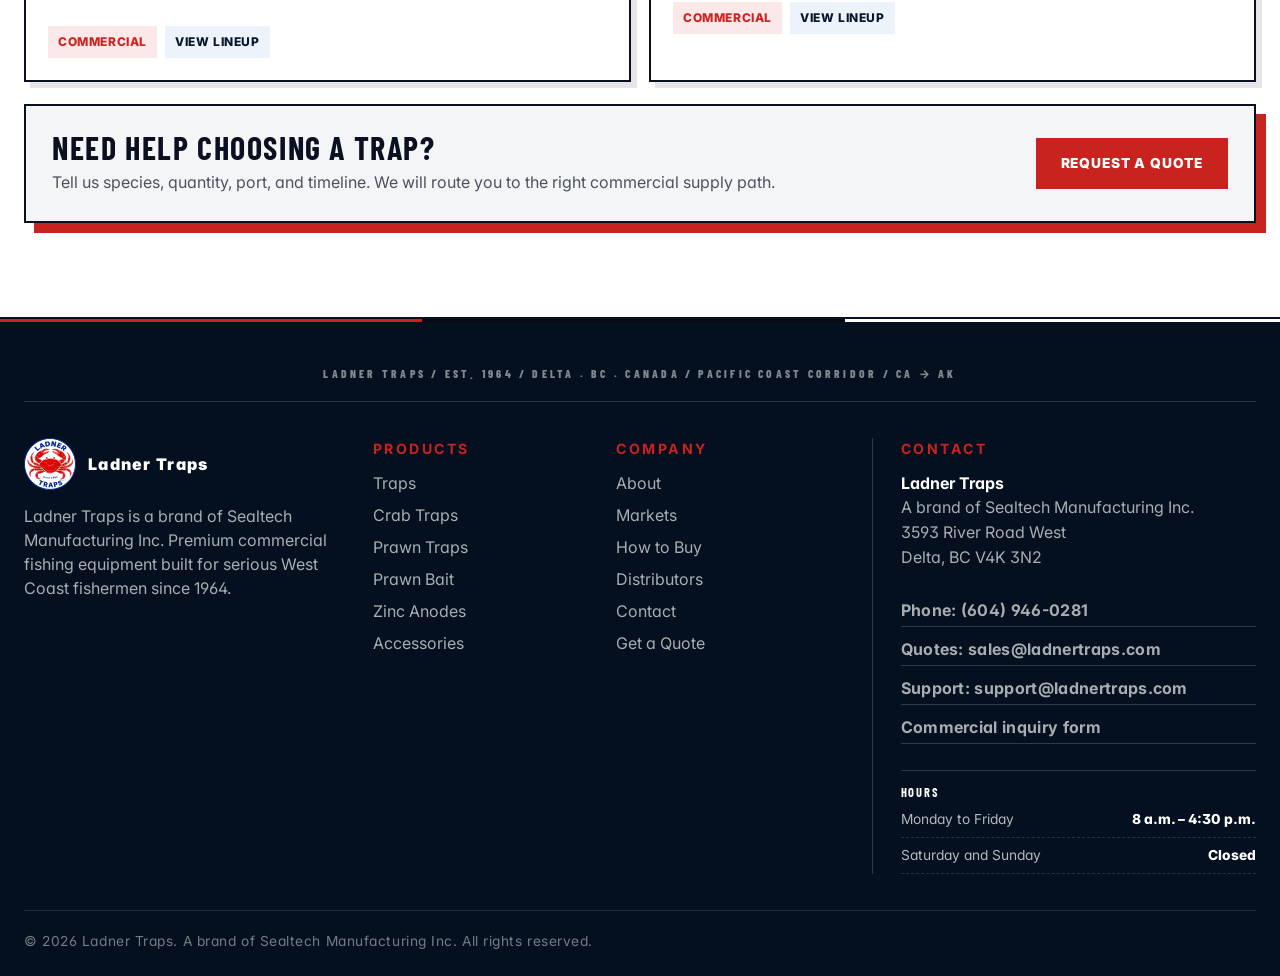
<file: products/traps.html>
<!DOCTYPE html>
<html lang="en">
<head>
<!-- Google Tag Manager -->
<script>(function(w,d,s,l,i){w[l]=w[l]||[];w[l].push({'gtm.start':
new Date().getTime(),event:'gtm.js'});var f=d.getElementsByTagName(s)[0],
j=d.createElement(s),dl=l!='dataLayer'?'&l='+l:'';j.async=true;j.src=
'https://www.googletagmanager.com/gtm.js?id='+i+dl;f.parentNode.insertBefore(j,f);
})(window,document,'script','dataLayer','GTM-NWLPRQVZ');</script>
<!-- End Google Tag Manager -->
<meta charset="utf-8"/>
<meta content="width=device-width, initial-scale=1" name="viewport"/>
<link rel="icon" href="../assets/favicon.png" type="image/png"/>
<link rel="apple-touch-icon" href="../assets/favicon.png"/>
<title>Traps | Commercial Crab &amp; Prawn Traps — Ladner Traps</title>
<meta content="Commercial crab and prawn traps built for strength, clean handling, and hard West Coast seasons." name="description"/>
<link rel="stylesheet" href="../css/base.css"/>
<link rel="stylesheet" href="../css/elevation.css"/>
</head>
<body>
<!-- Google Tag Manager (noscript) -->
<noscript><iframe src="https://www.googletagmanager.com/ns.html?id=GTM-NWLPRQVZ"
height="0" width="0" style="display:none;visibility:hidden"></iframe></noscript>
<!-- End Google Tag Manager (noscript) -->
<div class="topbar">
  <div class="container">
    <span><strong>Since 1964</strong> | Commercial trap manufacturing in Ladner, BC</span>
    <span>3593 River Road West, Delta, BC V4K 3N2</span>
  </div>
</div>
<header class="site-header">
<div class="container nav">
<button type="button" class="nav-menu-toggle" aria-expanded="false" aria-controls="primary-nav">
<span class="nav-menu-toggle-icon" aria-hidden="true"><span></span><span></span><span></span></span>
<span class="visually-hidden">Menu</span>
</button>
<a aria-label="Ladner Traps home" class="brand" href="/">
<img alt="Ladner Traps logo" src="../assets/ladner-traps-logo.svg"/>
<span>Ladner Traps</span>
</a>
<nav id="primary-nav" aria-label="Primary navigation" class="navlinks">
<a href="/">Home</a>
<div class="nav-item nav-mega" data-mega>
<a class="nav-parent" href="/products" aria-current="page">Products</a>
<div class="mega-panel" role="menu" aria-label="Products mega menu">
  <div class="container mega-inner">
    <div class="mega-subcats">
      <a class="mm-subcat" href="/products" data-mega-cat="all">All Products</a>
<a class="mm-subcat" href="/products/traps" data-mega-cat="traps">Traps</a>
<a class="mm-subcat" href="/products/prawn-bait" data-mega-cat="bait">Bait</a>
<a class="mm-subcat" href="/products/zinc-anodes" data-mega-cat="anodes">Anodes</a>
<a class="mm-subcat" href="/products/accessories" data-mega-cat="accessories">Accessories</a>
    </div>
    <div class="mega-cards">
      <a class="mm-card" href="/products/crab-traps">
  <div class="mm-card-thumb">
    <img alt="Crab Traps" src="../assets/products/csp-2968.jpg"/>
    <span class="mm-card-badge">Commercial</span>
  </div>
  <div class="mm-card-meta">
    <strong>Crab Traps</strong>
    <span>Heavy-duty commercial frames for hard seasons.</span>
  </div>
</a>
<a class="mm-card" href="/products/prawn-traps">
  <div class="mm-card-thumb">
    <img alt="Prawn Traps" src="../assets/products/csp-2943.jpg"/>
    <span class="mm-card-badge">Commercial</span>
  </div>
  <div class="mm-card-meta">
    <strong>Prawn Traps</strong>
    <span>Clean handling, repeated West Coast sets.</span>
  </div>
</a>
<a class="mm-card" href="/products/prawn-bait">
  <div class="mm-card-thumb">
    <img alt="Skretting Prawn Bait" src="../assets/products/csp-2993.jpg"/>
    <span class="mm-card-badge">Skretting</span>
  </div>
  <div class="mm-card-meta">
    <strong>Skretting Prawn Bait</strong>
    <span>Premier Canadian distributor for Skretting prawn bait.</span>
  </div>
</a>
<a class="mm-card" href="/products/zinc-anodes">
  <div class="mm-card-thumb">
    <img alt="Zinc Anodes" src="../assets/commercial-marine-zinc-anodes.png"/>
    <span class="mm-card-badge">Marine</span>
  </div>
  <div class="mm-card-meta">
    <strong>Zinc Anodes</strong>
    <span>Marine zincs for traps, docks, and boats.</span>
  </div>
</a>
<a class="mm-card" href="/products/accessories">
  <div class="mm-card-thumb">
    <img alt="Accessories" src="../assets/commercial-rope-and-rigging-supplies.webp"/>
    <span class="mm-card-badge">Rigging</span>
  </div>
  <div class="mm-card-meta">
    <strong>Accessories</strong>
    <span>Rope, snaps, hooks, floats, and rigging.</span>
  </div>
</a>
    </div>
    <div class="mega-foot">
      <span class="mega-foot-tag">Catalogue · LT-2026</span>
      <a class="mega-foot-link" href="/products">Compare all products</a>
    </div>
  </div>
</div>
</div>
<a href="/contact">Contact</a>
<a href="/about">About</a>
<div class="nav-header-ctas">
<a class="btn btn-primary" href="/contact#quote">Get a Quote</a>
<a class="btn btn-light" href="tel:+16049460281">Call Us: (604) 946-0281</a>
</div>
</nav>
<div class="nav-actions">
<a class="btn btn-primary mobile-toggle" href="/contact#quote">Quote</a>
<a class="btn btn-light mobile-toggle" href="tel:+16049460281" aria-label="Call us at (604) 946-0281">Call</a>
</div>
</div>
</header>
<div class="nav-backdrop" hidden></div>
<main id="top">
<section aria-labelledby="traps-title" class="accessories-page traps-page" id="traps">
<div class="container">
<div class="accessories-hero">
<div class="accessories-copy">
<div class="eyebrow">Commercial traps</div>
<h2 id="traps-title">Built for hard seasons and repeated sets.</h2>
<p>Crab and prawn traps engineered for strength, clean deck handling, and real West Coast working conditions.</p>
<div class="hero-actions"><a class="btn btn-primary" href="/contact#quote">Ask About Traps</a><a class="btn btn-secondary" href="/products">Back to Products</a></div>
</div>
<div aria-label="Trap product photos" class="accessories-visual photo-matrix">
<div class="accessory-tile photo-tile"><img alt="Commercial crab trap" src="../assets/products/csp-2968.jpg"/><strong>Crab</strong></div>
<div class="accessory-tile photo-tile"><img alt="Commercial prawn trap" src="../assets/products/csp-2943.jpg"/><strong>Prawn</strong></div>
</div>
</div>
<div class="accessory-grid traps-lineup-grid">
<a class="accessory-card product-photo-card" href="/products/crab-traps">
<div class="accessory-card-top"><img alt="3-tunnel commercial crab trap" src="../assets/products/csp-2968.jpg"/></div>
<div class="accessory-card-copy">
<h3>Crab Traps</h3>
<span class="subline">3-tunnel · 2-tunnel · Tanner</span>
<p>Heavy-duty commercial crab pots built for strength, clean handling, and hard seasons.</p>
<div class="chips"><span class="chip red">Commercial</span><span class="chip">View lineup</span></div>
</div>
</a>
<a class="accessory-card product-photo-card" href="/products/prawn-traps">
<div class="accessory-card-top"><img alt="30 inch sport prawn trap" src="../assets/products/csp-2943.jpg"/></div>
<div class="accessory-card-copy">
<h3>Prawn Traps</h3>
<span class="subline">Sport &amp; commercial</span>
<p>Prawn traps designed for clean handling and repeated West Coast sets.</p>
<div class="chips"><span class="chip red">Commercial</span><span class="chip">View lineup</span></div>
</div>
</a>
</div>
<div class="accessories-proof">
<div><strong>Need help choosing a trap?</strong><p>Tell us species, quantity, port, and timeline. We will route you to the right commercial supply path.</p></div>
<a class="btn btn-primary" href="/contact#quote">Request a Quote</a>
</div>
</div>
</section>
</main>
<footer>
<div class="container">
<div class="footer-grid">
<div>
<div class="footer-brand"><img alt="Ladner Traps logo" src="../assets/ladner-traps-logo.svg"/><span>Ladner Traps</span></div>
<p style="margin-top:14px">Ladner Traps is a brand of Sealtech Manufacturing Inc. Premium commercial fishing equipment built for serious West Coast fishermen since 1964.</p>
</div>
<div><h4>Products</h4>
<a href="/products/traps">Traps</a>
<a href="/products/crab-traps">Crab Traps</a>
<a href="/products/prawn-traps">Prawn Traps</a>
<a href="/products/prawn-bait">Prawn Bait</a>
<a href="/products/zinc-anodes">Zinc Anodes</a>
<a href="/products/accessories">Accessories</a>
</div>
<div><h4>Company</h4>
<a href="/about">About</a>
<a href="/about#markets">Markets</a>
<a href="/contact#how-to-buy">How to Buy</a>
<a href="/contact#distributors">Distributors</a>
<a href="/contact">Contact</a>
<a href="/contact#quote">Get a Quote</a>
</div>
<div class="footer-contact"><h4>Contact</h4>
<div class="footer-contact-card">
<p class="footer-contact-block"><strong>Ladner Traps</strong><br/>A brand of Sealtech Manufacturing Inc.<br/>3593 River Road West<br/>Delta, BC V4K 3N2</p>
<div class="footer-contact-actions">
<a href="tel:+16049460281">Phone: (604) 946-0281</a>
<a href="mailto:sales@ladnertraps.com">Quotes: sales@ladnertraps.com</a>
<a href="mailto:support@ladnertraps.com">Support: support@ladnertraps.com</a>
<a href="/contact#quote">Commercial inquiry form</a>
</div>
<div class="footer-hours">
<p><strong>Hours</strong></p>
<div class="footer-hours-row"><span>Monday to Friday</span><span>8 a.m. &ndash; 4:30 p.m.</span></div>
<div class="footer-hours-row"><span>Saturday and Sunday</span><span>Closed</span></div>
</div>
</div>
</div>
</div>
<div class="copyright">© 2026 Ladner Traps. A brand of Sealtech Manufacturing Inc. All rights reserved.</div>
</div>
</footer>
<script src="../js/nav.js" defer></script>
<script src="../js/site.js" defer></script>
</body>
</html>
</file>
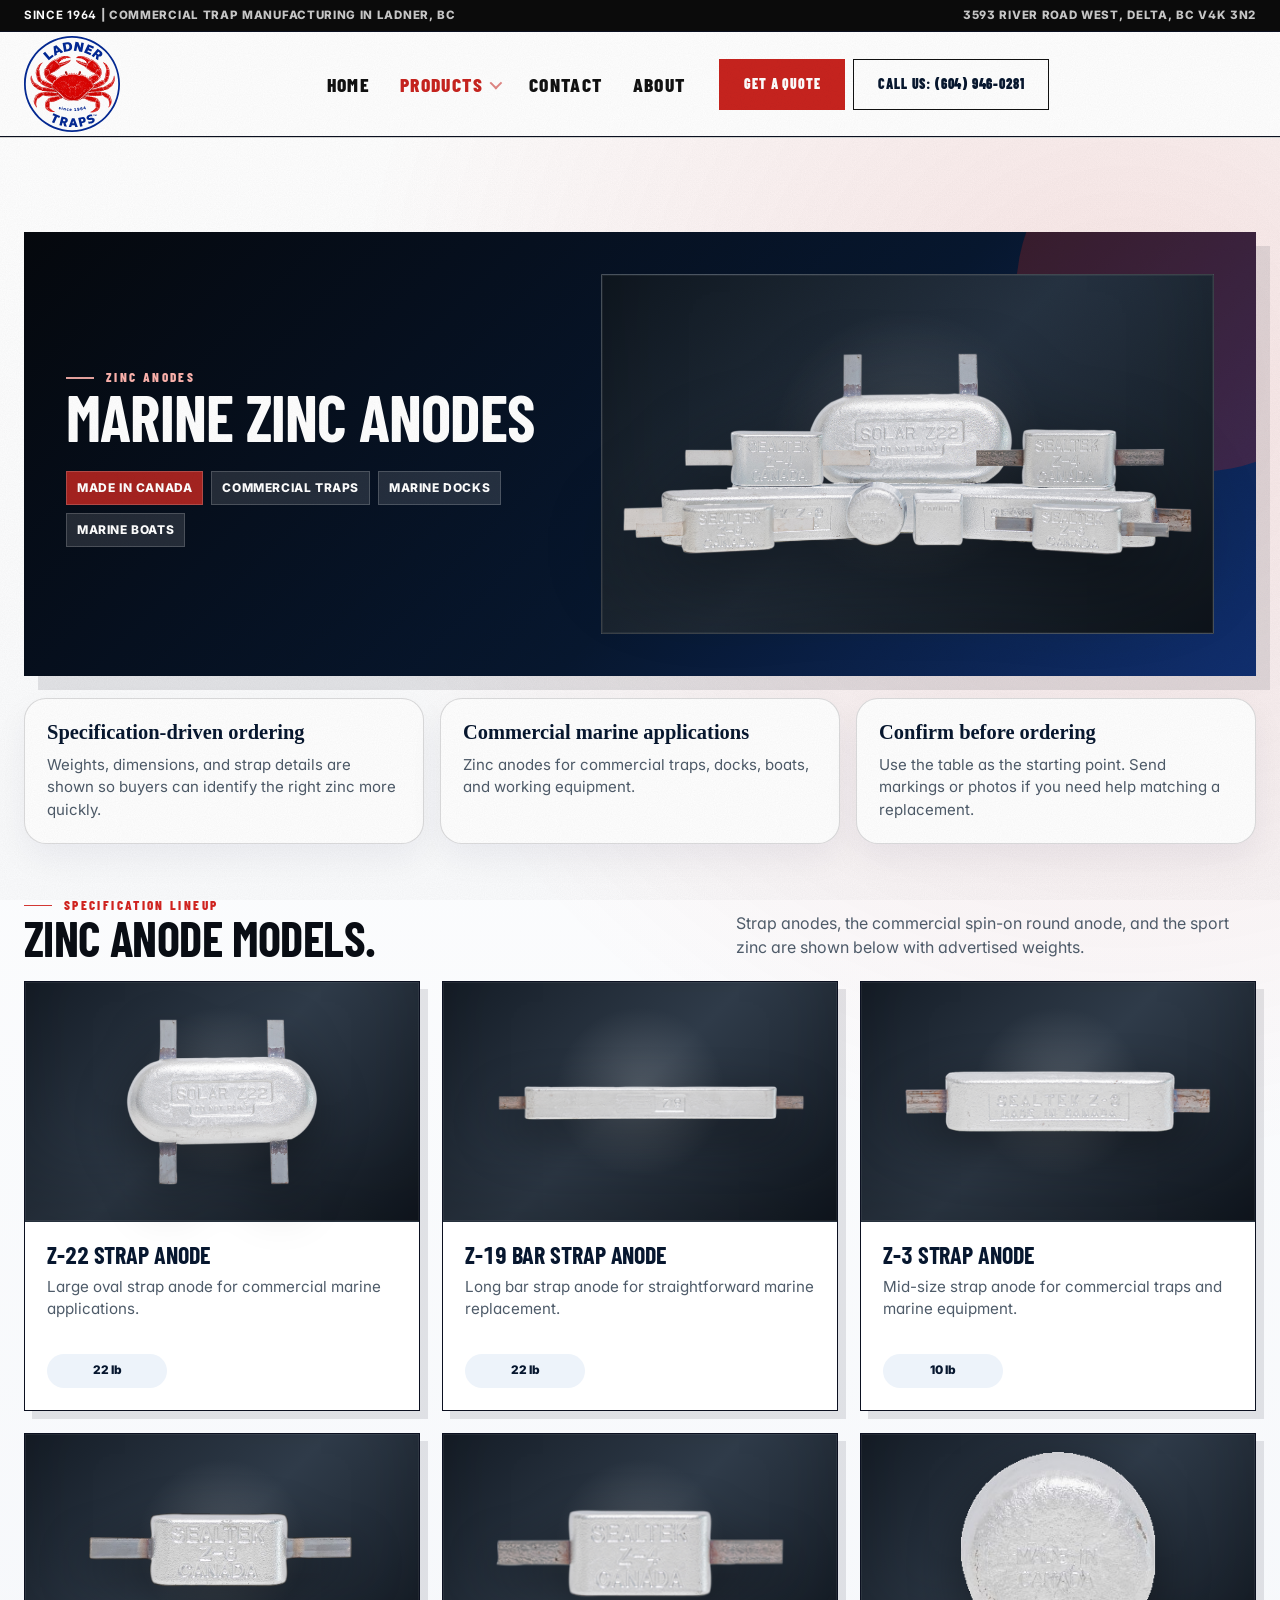
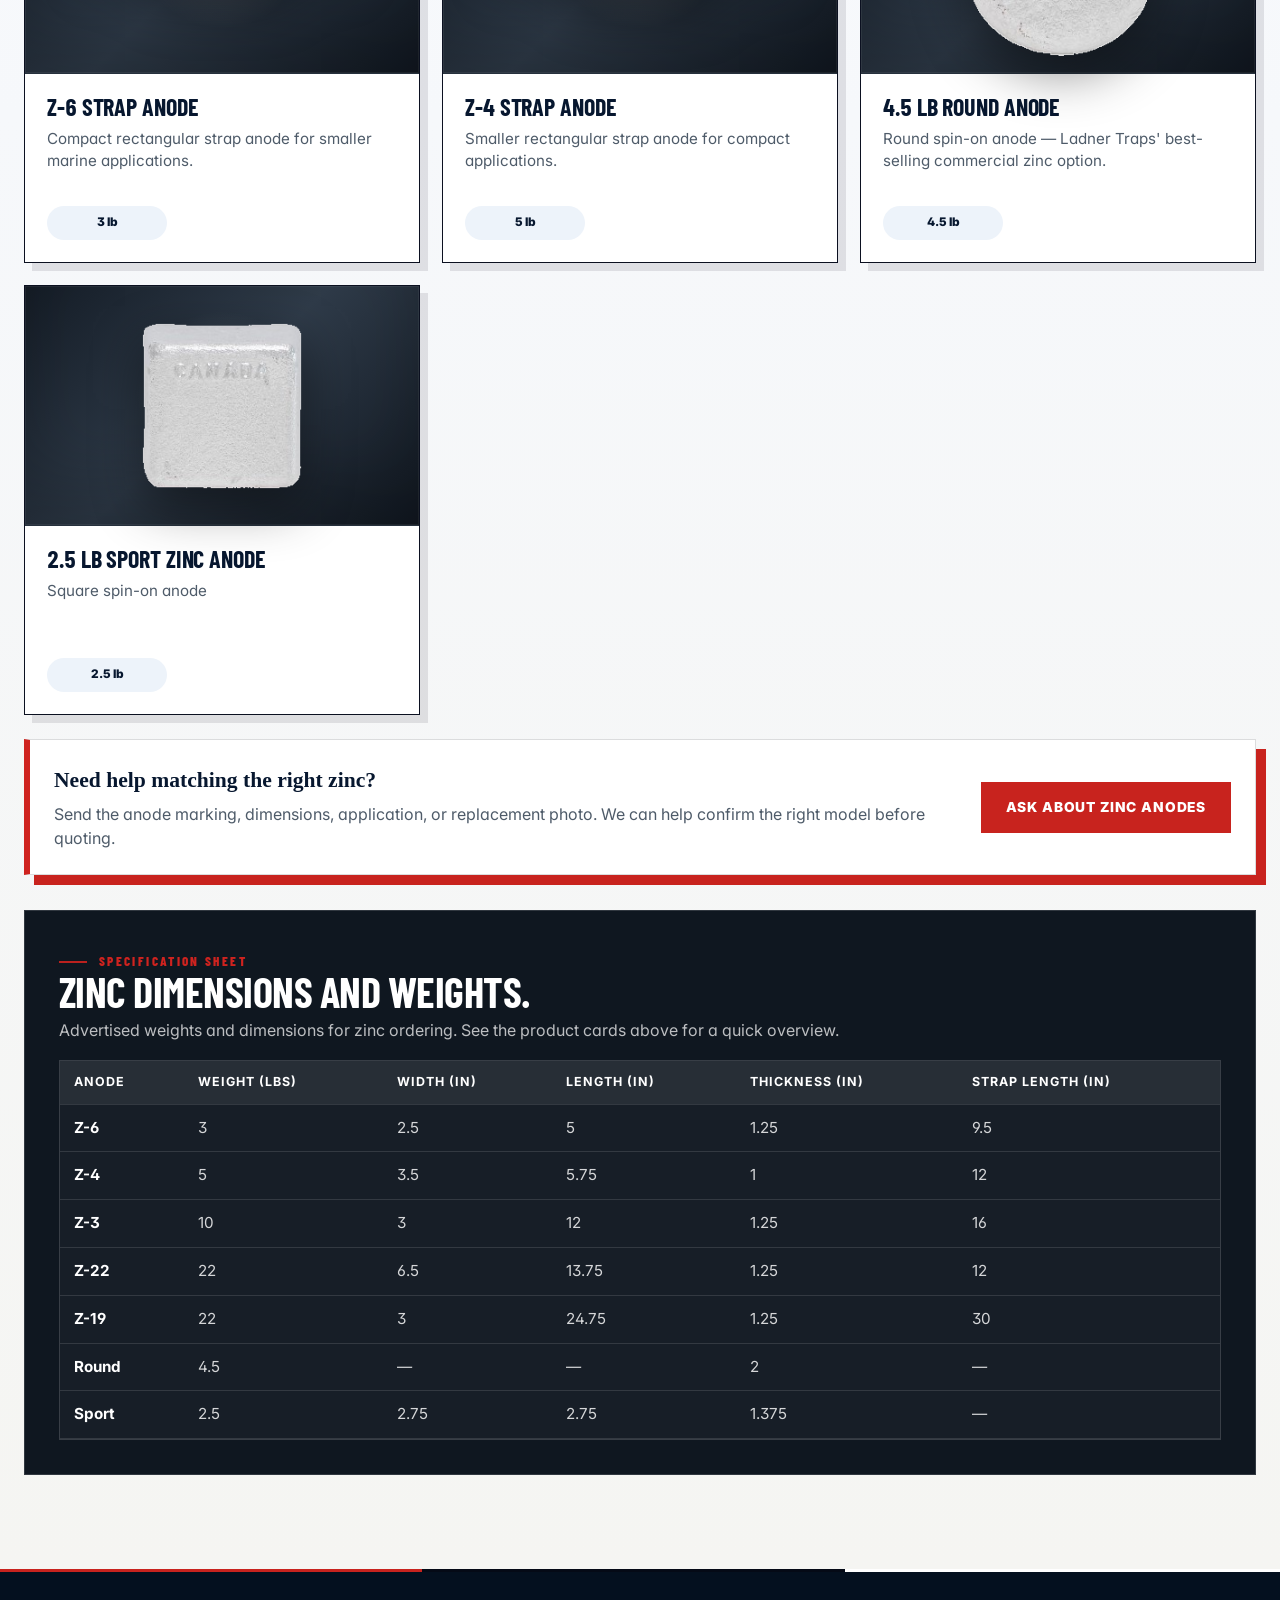
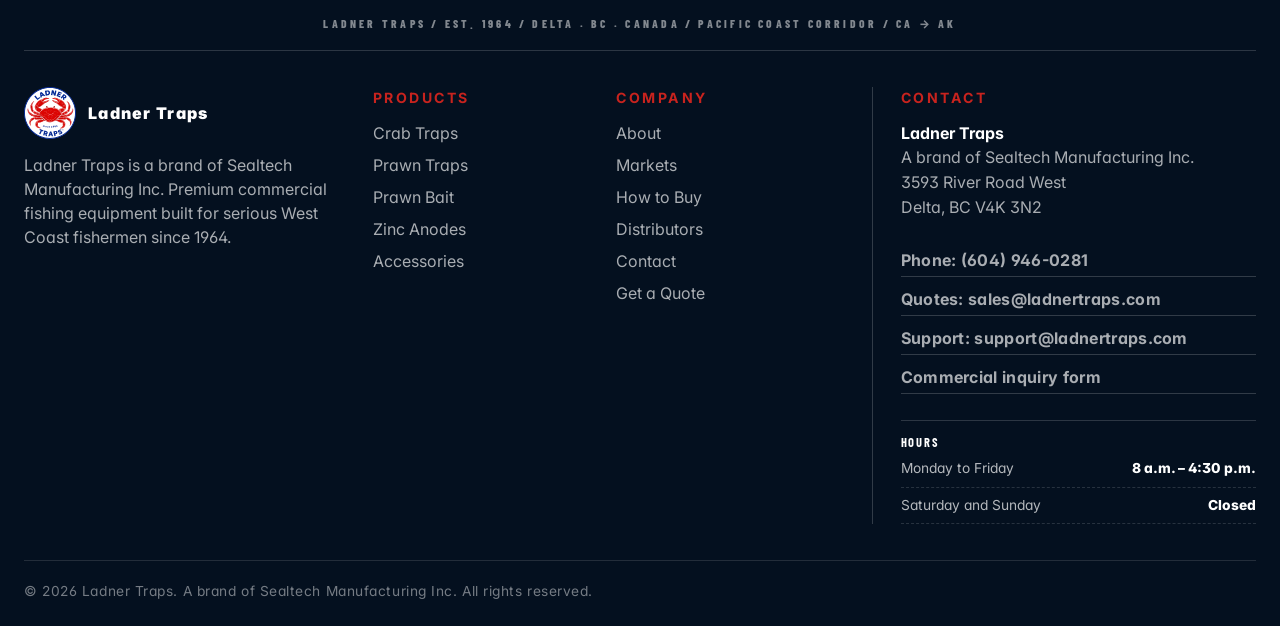
<file: products/zinc-anodes.html>
<!DOCTYPE html>
<html lang="en">
<head>
<!-- Google Tag Manager -->
<script>(function(w,d,s,l,i){w[l]=w[l]||[];w[l].push({'gtm.start':
new Date().getTime(),event:'gtm.js'});var f=d.getElementsByTagName(s)[0],
j=d.createElement(s),dl=l!='dataLayer'?'&l='+l:'';j.async=true;j.src=
'https://www.googletagmanager.com/gtm.js?id='+i+dl;f.parentNode.insertBefore(j,f);
})(window,document,'script','dataLayer','GTM-NWLPRQVZ');</script>
<!-- End Google Tag Manager -->
<meta charset="utf-8"/>
<meta content="width=device-width, initial-scale=1" name="viewport"/>
<link rel="icon" href="../assets/favicon.png" type="image/png"/>
<link rel="apple-touch-icon" href="../assets/favicon.png"/>
<title>Zinc Anodes | Dimensions, Weights &amp; Marine Zinc Specs — Ladner Traps</title>
<meta content="Marine zinc anodes for commercial traps, docks, boats, and working equipment. Compare zinc weights, dimensions, and strap details." name="description"/>
<link rel="stylesheet" href="../css/base.css"/>
<link rel="stylesheet" href="../css/elevation.css"/>
</head>
<body>
<!-- Google Tag Manager (noscript) -->
<noscript><iframe src="https://www.googletagmanager.com/ns.html?id=GTM-NWLPRQVZ"
height="0" width="0" style="display:none;visibility:hidden"></iframe></noscript>
<!-- End Google Tag Manager (noscript) -->
<div class="topbar">
  <div class="container">
    <span><strong>Since 1964</strong> | Commercial trap manufacturing in Ladner, BC</span>
    <span>3593 River Road West, Delta, BC V4K 3N2</span>
  </div>
</div>
<header class="site-header">
<div class="container nav">
<button type="button" class="nav-menu-toggle" aria-expanded="false" aria-controls="primary-nav">
<span class="nav-menu-toggle-icon" aria-hidden="true"><span></span><span></span><span></span></span>
<span class="visually-hidden">Menu</span>
</button>
<a aria-label="Ladner Traps home" class="brand" href="/">
<img alt="Ladner Traps logo" src="../assets/ladner-traps-logo.svg"/>
<span>Ladner Traps</span>
</a>
<nav id="primary-nav" aria-label="Primary navigation" class="navlinks">
<a href="/">Home</a>
<div class="nav-item nav-mega" data-mega>
<a class="nav-parent" href="/products" aria-current="page">Products</a>
<div class="mega-panel" role="menu" aria-label="Products mega menu">
  <div class="container mega-inner">
    <div class="mega-subcats">
      <a class="mm-subcat" href="/products" data-mega-cat="all">All Products</a>
<a class="mm-subcat" href="/products/traps" data-mega-cat="traps">Traps</a>
<a class="mm-subcat" href="/products/prawn-bait" data-mega-cat="bait">Bait</a>
<a class="mm-subcat" href="/products/zinc-anodes" data-mega-cat="anodes">Anodes</a>
<a class="mm-subcat" href="/products/accessories" data-mega-cat="accessories">Accessories</a>
    </div>
    <div class="mega-cards">
      <a class="mm-card" href="/products/crab-traps">
  <div class="mm-card-thumb">
    <img alt="Crab Traps" src="../assets/products/csp-2968.jpg"/>
    <span class="mm-card-badge">Commercial</span>
  </div>
  <div class="mm-card-meta">
    <strong>Crab Traps</strong>
    <span>Heavy-duty commercial frames for hard seasons.</span>
  </div>
</a>
<a class="mm-card" href="/products/prawn-traps">
  <div class="mm-card-thumb">
    <img alt="Prawn Traps" src="../assets/products/csp-2943.jpg"/>
    <span class="mm-card-badge">Commercial</span>
  </div>
  <div class="mm-card-meta">
    <strong>Prawn Traps</strong>
    <span>Clean handling, repeated West Coast sets.</span>
  </div>
</a>
<a class="mm-card" href="/products/prawn-bait">
  <div class="mm-card-thumb">
    <img alt="Skretting Prawn Bait" src="../assets/products/csp-2993.jpg"/>
    <span class="mm-card-badge">Skretting</span>
  </div>
  <div class="mm-card-meta">
    <strong>Skretting Prawn Bait</strong>
    <span>Premier Canadian distributor for Skretting prawn bait.</span>
  </div>
</a>
<a class="mm-card" href="/products/zinc-anodes">
  <div class="mm-card-thumb">
    <img alt="Zinc Anodes" src="../assets/commercial-marine-zinc-anodes.png"/>
    <span class="mm-card-badge">Marine</span>
  </div>
  <div class="mm-card-meta">
    <strong>Zinc Anodes</strong>
    <span>Marine zincs for traps, docks, and boats.</span>
  </div>
</a>
<a class="mm-card" href="/products/accessories">
  <div class="mm-card-thumb">
    <img alt="Accessories" src="../assets/commercial-rope-and-rigging-supplies.webp"/>
    <span class="mm-card-badge">Rigging</span>
  </div>
  <div class="mm-card-meta">
    <strong>Accessories</strong>
    <span>Rope, snaps, hooks, floats, and rigging.</span>
  </div>
</a>
    </div>
    <div class="mega-foot">
      <span class="mega-foot-tag">Catalogue · LT-2026</span>
      <a class="mega-foot-link" href="/products">Compare all products</a>
    </div>
  </div>
</div>
</div>
<a href="/contact">Contact</a>
<a href="/about">About</a>
<div class="nav-header-ctas">
<a class="btn btn-primary" href="/contact#quote">Get a Quote</a>
<a class="btn btn-light" href="tel:+16049460281">Call Us: (604) 946-0281</a>
</div>
</nav>
<div class="nav-actions">
<a class="btn btn-primary mobile-toggle" href="/contact#quote">Quote</a>
<a class="btn btn-light mobile-toggle" href="tel:+16049460281" aria-label="Call us at (604) 946-0281">Call</a>
</div>
</div>
</header>
<div class="nav-backdrop" hidden></div>
<main id="top">
<section aria-labelledby="zinc-title" class="zinc-page" id="zinc-anodes">
<div class="container">
<div class="zinc-hero-panel">
<div class="zinc-hero-copy">
<div class="eyebrow">Zinc anodes</div>
<h2 id="zinc-title">MARINE ZINC ANODES</h2>
<div class="chips">
<span class="chip red">Made in Canada</span>
<span class="chip">Commercial traps</span>
<span class="chip">Marine docks</span>
<span class="chip">Marine boats</span>
</div>
</div>
<div class="zinc-hero-image">
<img alt="Assorted Sealtech and Solar marine zinc anodes" src="../assets/assorted-sealtech-and-solar-marine-zinc-anodes.png"/>
</div>
</div>
<div class="zinc-intro-grid">
<div class="zinc-intro-card"><strong>Specification-driven ordering</strong><p>Weights, dimensions, and strap details are shown so buyers can identify the right zinc more quickly.</p></div>
<div class="zinc-intro-card"><strong>Commercial marine applications</strong><p>Zinc anodes for commercial traps, docks, boats, and working equipment.</p></div>
<div class="zinc-intro-card"><strong>Confirm before ordering</strong><p>Use the table as the starting point. Send markings or photos if you need help matching a replacement.</p></div>
</div>
<div class="zinc-catalog">
<div class="zinc-catalog-head">
<div>
<div class="eyebrow">Specification lineup</div>
<h2 style="font-size:clamp(2rem,3.8vw,4.2rem)">Zinc anode models.</h2>
</div>
<p>Strap anodes, the commercial spin-on round anode, and the sport zinc are shown below with advertised weights.</p>
</div>
<div class="zinc-grid">
<article class="zinc-card">
<div class="zinc-photo"><img alt="Z-22 oval marine zinc anode with mounting straps" src="../assets/solar-z22-oval-marine-zinc-anode.png"/></div>
<div class="zinc-card-body"><h3>Z-22 Strap Anode</h3><p>Large oval strap anode for commercial marine applications.</p><div class="zinc-specs zinc-specs-single"><span>22 lb</span></div></div>
</article>
<article class="zinc-card">
<div class="zinc-photo"><img alt="Z-19 long bar marine zinc anode" src="../assets/z19-long-bar-marine-zinc-anode.png"/></div>
<div class="zinc-card-body"><h3>Z-19 Bar Strap Anode</h3><p>Long bar strap anode for straightforward marine replacement.</p><div class="zinc-specs zinc-specs-single"><span>22 lb</span></div></div>
</article>
<article class="zinc-card">
<div class="zinc-photo"><img alt="Sealtech Z-3 marine zinc anode" src="../assets/sealtech-z8-marine-zinc-anode.png"/></div>
<div class="zinc-card-body"><h3>Z-3 Strap Anode</h3><p>Mid-size strap anode for commercial traps and marine equipment.</p><div class="zinc-specs zinc-specs-single"><span>10 lb</span></div></div>
</article>
<article class="zinc-card">
<div class="zinc-photo"><img alt="Sealtech Z-6 marine zinc anode" src="../assets/sealtech-z6-marine-zinc-anode.png"/></div>
<div class="zinc-card-body"><h3>Z-6 Strap Anode</h3><p>Compact rectangular strap anode for smaller marine applications.</p><div class="zinc-specs zinc-specs-single"><span>3 lb</span></div></div>
</article>
<article class="zinc-card">
<div class="zinc-photo"><img alt="Sealtech Z-4 marine zinc anode" src="../assets/sealtech-z4-marine-zinc-anode.png"/></div>
<div class="zinc-card-body"><h3>Z-4 Strap Anode</h3><p>Smaller rectangular strap anode for compact applications.</p><div class="zinc-specs zinc-specs-single"><span>5 lb</span></div></div>
</article>
<article class="zinc-card">
<div class="zinc-photo"><img alt="4.5 lb round commercial spin-on marine zinc anode" src="../assets/4.5lb-round-marine-zinc-anode.png"/></div>
<div class="zinc-card-body"><h3>4.5 lb Round Anode</h3><p>Round spin-on anode — Ladner Traps' best-selling commercial zinc option.</p><div class="zinc-specs zinc-specs-single"><span>4.5 lb</span></div></div>
</article>
<article class="zinc-card">
<div class="zinc-photo zinc-photo-swap">
<img class="zinc-photo-primary" alt="2.5 lb sport zinc anode front view with Canada marking" src="../assets/2.5lb-sport-zinc-anode.png"/>
<img class="zinc-photo-hover" alt="2.5 lb sport zinc anode top view with mounting hole" src="../assets/2.5lb-sport-zinc-anode-top.png"/>
</div>
<div class="zinc-card-body"><h3>2.5 lb Sport Zinc Anode</h3><p>Square spin-on anode</p><div class="zinc-specs zinc-specs-single"><span>2.5 lb</span></div></div>
</article>
</div>
</div>
<div class="zinc-note">
<div>
<strong>Need help matching the right zinc?</strong>
<p>Send the anode marking, dimensions, application, or replacement photo. We can help confirm the right model before quoting.</p>
</div>
<a class="btn btn-primary" href="/contact#quote">Ask About Zinc Anodes</a>
</div>

<section class="zinc-spec-sheet" id="zinc-specifications">
<div class="eyebrow">Specification sheet</div>
<h2>Zinc dimensions and weights.</h2>
<p>Advertised weights and dimensions for zinc ordering. See the product cards above for a quick overview.</p>
<div class="zinc-spec-table-wrap">
<table class="zinc-spec-table">
<thead>
<tr>
<th>Anode</th>
<th>Weight (lbs)</th>
<th>Width (in)</th>
<th>Length (in)</th>
<th>Thickness (in)</th>
<th>Strap Length (in)</th>
</tr>
</thead>
<tbody>
<tr><td><strong>Z-6</strong></td><td>3</td><td>2.5</td><td>5</td><td>1.25</td><td>9.5</td></tr>
<tr><td><strong>Z-4</strong></td><td>5</td><td>3.5</td><td>5.75</td><td>1</td><td>12</td></tr>
<tr><td><strong>Z-3</strong></td><td>10</td><td>3</td><td>12</td><td>1.25</td><td>16</td></tr>
<tr><td><strong>Z-22</strong></td><td>22</td><td>6.5</td><td>13.75</td><td>1.25</td><td>12</td></tr>
<tr><td><strong>Z-19</strong></td><td>22</td><td>3</td><td>24.75</td><td>1.25</td><td>30</td></tr>
<tr><td><strong>Round</strong></td><td>4.5</td><td>—</td><td>—</td><td>2</td><td>—</td></tr>
<tr><td><strong>Sport</strong></td><td>2.5</td><td>2.75</td><td>2.75</td><td>1.375</td><td>—</td></tr>
</tbody>
</table>
</div>
</section>

</div>
</section>
</main>
<footer>
<div class="container">
<div class="footer-grid">
<div>
<div class="footer-brand"><img alt="Ladner Traps logo" src="../assets/ladner-traps-logo.svg"/><span>Ladner Traps</span></div>
<p style="margin-top:14px">Ladner Traps is a brand of Sealtech Manufacturing Inc. Premium commercial fishing equipment built for serious West Coast fishermen since 1964.</p>
</div>
<div><h4>Products</h4>
<a href="/products/crab-traps">Crab Traps</a>
<a href="/products/prawn-traps">Prawn Traps</a>
<a href="/products/prawn-bait">Prawn Bait</a>
<a href="/products/zinc-anodes">Zinc Anodes</a>
<a href="/products/accessories">Accessories</a>
</div>
<div><h4>Company</h4>
<a href="/about">About</a>
<a href="/about#markets">Markets</a>
<a href="/contact#how-to-buy">How to Buy</a>
<a href="/contact#distributors">Distributors</a>
<a href="/contact">Contact</a>
<a href="/contact#quote">Get a Quote</a>
</div>
<div class="footer-contact"><h4>Contact</h4>
<div class="footer-contact-card">
<p class="footer-contact-block"><strong>Ladner Traps</strong><br/>A brand of Sealtech Manufacturing Inc.<br/>3593 River Road West<br/>Delta, BC V4K 3N2</p>
<div class="footer-contact-actions">
<a href="tel:+16049460281">Phone: (604) 946-0281</a>
<a href="mailto:sales@ladnertraps.com">Quotes: sales@ladnertraps.com</a>
<a href="mailto:support@ladnertraps.com">Support: support@ladnertraps.com</a>
<a href="/contact#quote">Commercial inquiry form</a>
</div>
<div class="footer-hours">
<p><strong>Hours</strong></p>
<div class="footer-hours-row"><span>Monday to Friday</span><span>8 a.m. &ndash; 4:30 p.m.</span></div>
<div class="footer-hours-row"><span>Saturday and Sunday</span><span>Closed</span></div>
</div>
</div>
</div>
</div>
<div class="copyright">© 2026 Ladner Traps. A brand of Sealtech Manufacturing Inc. All rights reserved.</div>
</div>
</footer>
<script src="../js/nav.js" defer></script>
<script src="../js/site.js" defer></script>
</body>
</html>
</file>
<file: css/base.css>
@import url('https://fonts.googleapis.com/css2?family=Inter:wght@400;500;600;700;800;900&family=Barlow+Condensed:wght@600;700;800;900&display=swap');

    :root {
      --navy: #0b2463;
      --navy-2: #142f79;
      --red: #c92822;
      --red-2: #e2372e;
      --ink: #0e1728;
      --muted: #637083;
      --line: rgba(14, 23, 40, 0.12);
      --paper: #fbfaf7;
      --white: #ffffff;
      --sand: #efe8dd;
      --sea: #dceaf2;
      --shadow: 0 22px 70px rgba(7, 24, 68, 0.16);
      --radius: 24px;
    }

    * { box-sizing: border-box; }
    html { scroll-behavior: smooth; }
    body {
      margin: 0;
      color: var(--ink);
      background: var(--paper);
      font-family: Inter, system-ui, -apple-system, BlinkMacSystemFont, "Segoe UI", sans-serif;
      line-height: 1.5;
    }
    a { color: inherit; text-decoration: none; }
    img { max-width: 100%; display: block; }
    .container { width: min(1180px, calc(100% - 40px)); margin: 0 auto; }
    .eyebrow {
      color: var(--red);
      font-weight: 800;
      font-size: .78rem;
      letter-spacing: .16em;
      text-transform: uppercase;
    }
    h1, h2, h3 { font-family: "Barlow Condensed", Inter, system-ui, sans-serif; line-height: .9; letter-spacing: .015em; text-transform: uppercase; margin: 0; }
    h1 { font-size: clamp(3rem, 8vw, 7.8rem); max-width: 940px; }
    h2 { font-size: clamp(2.2rem, 4.6vw, 5.2rem); max-width: 820px; }
    h3 { font-size: 1.45rem; }
    p { margin: 0; color: var(--muted); }

    .topbar {
      background: var(--navy);
      color: rgba(255,255,255,.82);
      font-size: .82rem;
      letter-spacing: .02em;
    }
    .topbar .container { display: flex; justify-content: space-between; align-items: center; gap: 18px; padding: 10px 0; }
    .topbar strong { color: white; }

    header {
      position: sticky;
      top: 0;
      z-index: 40;
      background: rgba(251,250,247,.98);
      border-bottom: 1px solid var(--line);
    }
    .nav { display: flex; align-items: center; justify-content: space-between; padding: 10px 0; gap: 22px; }
    .brand { display: flex; align-items: center; gap: 13px; font-weight: 900; color: var(--navy); letter-spacing: .05em; }
    .brand img { width: 82px; height: 82px; border-radius: 999px; object-fit: contain; box-shadow: 0 6px 24px rgba(11,36,99,.16); }
    .brand span { display: none; }
    .navlinks { display: flex; align-items: center; gap: 26px; font-size: .9rem; color: #25344b; font-weight: 700; }
    .navlinks a:hover { color: var(--red); }
    .nav-item { position: relative; display: flex; align-items: center; }
    .nav-parent { display: inline-flex; align-items: center; gap: 7px; padding: 18px 0; }
    .nav-parent::after { content: ""; width: 7px; height: 7px; border-right: 2px solid currentColor; border-bottom: 2px solid currentColor; transform: rotate(45deg) translateY(-2px); opacity: .55; }
    .nav-dropdown {
      position: absolute;
      top: 100%;
      left: -18px;
      min-width: 230px;
      padding: 10px;
      border-radius: 18px;
      background: rgba(255,255,255,.98);
      border: 1px solid var(--line);
      box-shadow: 0 24px 60px rgba(7,24,68,.16);
      opacity: 0;
      visibility: hidden;
      transform: translateY(10px);
      transition: opacity .18s ease, transform .18s ease, visibility .18s ease;
    }
    .nav-item:hover .nav-dropdown, .nav-item:focus-within .nav-dropdown { opacity: 1; visibility: visible; transform: translateY(0); }
    .nav-dropdown a { display: block; padding: 11px 12px; border-radius: 12px; color: #25344b; font-weight: 800; }
    .nav-dropdown a:hover { background: #f4f7fb; color: var(--red); }
    .nav-dropdown small { display: block; color: var(--muted); font-size: .72rem; font-weight: 650; margin-top: 2px; }
    .btn {
      display: inline-flex; align-items: center; justify-content: center; gap: 10px;
      border-radius: 999px;
      padding: 13px 20px;
      font-weight: 850;
      border: 1px solid transparent;
      cursor: pointer;
      transition: transform .18s ease, box-shadow .18s ease, background .18s ease;
    }
    .btn:hover { transform: translateY(-2px); }
    .btn-primary { background: var(--red); color: white; box-shadow: 0 14px 34px rgba(201,40,34,.27); }
    .btn-secondary { color: white; border-color: rgba(255,255,255,.35); background: rgba(255,255,255,.08); }
    .btn-light { background: white; color: var(--navy); box-shadow: 0 14px 34px rgba(7,24,68,.10); }

    .hero {
      position: relative;
      overflow: hidden;
      background:
        radial-gradient(circle at 86% 10%, rgba(226,55,46,.32), transparent 31%),
        radial-gradient(circle at 18% 25%, rgba(255,255,255,.17), transparent 28%),
        linear-gradient(135deg, #071945 0%, var(--navy) 48%, #123888 100%);
      color: white;
    }
    .hero::after {
      content: "";
      position: absolute;
      inset: auto -10% -18% -10%;
      height: 260px;
      background: var(--paper);
      transform: rotate(-2.2deg);
      transform-origin: left top;
    }
    .hero-grid {
      position: relative;
      z-index: 2;
      display: grid;
      grid-template-columns: 1.05fr .95fr;
      gap: 56px;
      padding: 110px 0 75px;
      align-items: stretch;
    }
    .hero-copy {
      display: flex;
      flex-direction: column;
      gap: 20px;
      min-height: 0;
      align-self: start;
    }
    .hero-copy .hero-lead {
      margin-bottom: 12px;
    }
    .hero-copy h1 { margin: 0; }
    .hero-lead {
      margin: 0;
      color: rgba(255,255,255,.78);
      font-size: clamp(1.02rem, 1.5vw, 1.22rem);
      max-width: 640px;
    }
    .hero-video {
      border-radius: 20px;
      overflow: hidden;
      background: #05080d;
      box-shadow: 0 35px 100px rgba(0,0,0,.22);
      min-height: 0;
      max-height: 520px;
      height: 100%;
      align-self: stretch;
      border: 1px solid rgba(255,255,255,.12);
    }
    .hero-actions {
      display: flex;
      gap: 14px;
      flex-wrap: wrap;
      margin-top: 0;
    }
    .hero-video video {
      width: 100%;
      height: 100%;
      object-fit: cover;
      object-position: center 65%;
      display: block;
    }
    .hero-card {
      background: rgba(255,255,255,.92);
      color: var(--ink);
      border-radius: 32px;
      padding: 26px;
      box-shadow: 0 35px 100px rgba(0,0,0,.22);
      border: 1px solid rgba(255,255,255,.46);
    }
    .logo-plate {
      background: linear-gradient(180deg, #fff, #f4f7fb);
      border-radius: 28px;
      padding: clamp(22px, 4vw, 42px);
      display: grid;
      place-items: center;
      min-height: 360px;
      border: 1px solid rgba(11,36,99,.12);
    }
    .logo-plate img { width: min(330px, 88%); border-radius: 999px; }
    .hero-note { display: grid; grid-template-columns: repeat(3, 1fr); gap: 1px; margin-top: 18px; overflow: hidden; border-radius: 20px; border: 1px solid var(--line); }
    .hero-note div { background: white; padding: 18px; }
    .hero-note b { display: block; color: var(--navy); font-family: "Barlow Condensed", Inter, system-ui, sans-serif; font-size: 2rem; line-height: 1; text-transform: uppercase; letter-spacing: .025em; }
    .hero-note span { display: block; color: var(--muted); font-size: .78rem; margin-top: 6px; font-weight: 700; text-transform: uppercase; letter-spacing: .06em; }

    section { padding: 94px 0; }
    .section-head { display: flex; align-items: end; justify-content: space-between; gap: 30px; margin-bottom: 34px; }
    .section-head p { max-width: 520px; font-size: 1.05rem; }


.products-overview .products-cat-head h3 { font-size: clamp(1.6rem, 2.5vw, 2.2rem); }
.trap-preview-block { margin-bottom: 28px; }
.trap-preview-block:last-child { margin-bottom: 0; }
.trap-preview-head {
      display: flex;
      align-items: end;
      justify-content: space-between;
      gap: 20px;
      margin-bottom: 14px;
    }
    .trap-preview-head h4 {
      color: var(--navy);
      font-family: "Barlow Condensed", Inter, system-ui, sans-serif;
      font-size: 1.5rem;
      line-height: 1;
      text-transform: uppercase;
      letter-spacing: .02em;
    }
    .trap-preview-head p { max-width: 480px; font-size: .95rem; margin-top: 6px; }
    .trap-preview-link {
      font-family: "Barlow Condensed", Inter, system-ui, sans-serif;
      font-weight: 900;
      letter-spacing: .14em;
      text-transform: uppercase;
      font-size: .76rem;
      color: var(--navy);
      border-bottom: 1.5px solid var(--navy);
      padding-bottom: 2px;
      white-space: nowrap;
    }
    .trap-preview-link:hover { color: var(--red); border-bottom-color: var(--red); }
    .trap-preview-row {
      display: grid;
      grid-template-columns: repeat(3, 1fr);
      gap: 14px;
    }
    .trap-preview-row a {
      display: block;
      border: 1px solid var(--line);
      background: white;
      overflow: hidden;
      box-shadow: 0 10px 28px rgba(7,24,68,.06);
      transition: transform .2s ease, box-shadow .2s ease;
    }
    .trap-preview-row a:hover {
      transform: translateY(-3px);
      box-shadow: 0 18px 36px rgba(7,24,68,.10);
    }
    .trap-preview-row img {
      width: 100%;
      aspect-ratio: 1 / 1;
      object-fit: contain;
      display: block;
      background: #fff;
    }
    @media (max-width: 760px) {
      .trap-preview-row { grid-template-columns: 1fr; }
      .trap-preview-head { flex-direction: column; align-items: start; }
    }

    .brand-strip { background: var(--white); border-bottom: 1px solid var(--line); padding: 0; }
    .brand-strip-grid { display: grid; grid-template-columns: repeat(4, 1fr); gap: 0; border-left: 1px solid var(--line); }
    .brand-strip-grid div { padding: 24px 22px; border-right: 1px solid var(--line); background: linear-gradient(180deg, #fff, #fbfaf7); }
    .brand-strip-grid strong { display: block; color: var(--navy); font-family: "Barlow Condensed", Inter, system-ui, sans-serif; font-size: 1.55rem; line-height: 1; text-transform: uppercase; letter-spacing: .025em; }
    .brand-strip-grid span { display: block; margin-top: 8px; color: var(--muted); font-size: .92rem; line-height: 1.55; }
    .products { background: var(--paper); }
    .product-grid { display: grid; grid-template-columns: repeat(3, 1fr); gap: 18px; }
    .product-card {
      background: white;
      border: 1px solid var(--line);
      border-radius: var(--radius);
      overflow: hidden;
      box-shadow: 0 14px 40px rgba(7,24,68,.06);
      min-height: 330px;
      display: flex;
      flex-direction: column;
    }
    .product-art {
      height: 158px;
      display: grid;
      place-items: center;
      background:
        radial-gradient(circle at 70% 35%, rgba(201,40,34,.16), transparent 34%),
        linear-gradient(135deg, #eef5fb, #ffffff);
      border-bottom: 1px solid var(--line);
      position: relative;
      overflow: hidden;
    }
    .product-art svg { width: 95px; height: 95px; color: var(--navy); }
    .product-body { padding: 22px; flex: 1; display: flex; flex-direction: column; }
    .product-body p { margin-top: 10px; font-size: .96rem; }
    .chips { display: flex; gap: 8px; flex-wrap: wrap; margin-top: auto; padding-top: 22px; }
    .chip { border-radius: 999px; padding: 7px 10px; font-size: .75rem; font-weight: 800; background: #edf3fa; color: var(--navy); }
    .chip.red { background: rgba(201,40,34,.10); color: var(--red); }


    .product-photo { width: 100%; height: 100%; object-fit: cover; display: block; }
    .crab-traps { background: linear-gradient(180deg, #ffffff 0%, var(--paper) 100%); }
    .crab-hero-panel {
      display: grid;
      grid-template-columns: .9fr 1.1fr;
      gap: 24px;
      align-items: stretch;
      border-radius: 34px;
      overflow: hidden;
      border: 1px solid var(--line);
      box-shadow: var(--shadow);
      background: white;
      margin-bottom: 46px;
    }
    .crab-hero-copy {
      padding: 42px;
      display: flex;
      flex-direction: column;
      justify-content: center;
      background: linear-gradient(135deg, var(--navy), #071945);
      color: white;
    }
    .crab-hero-copy h2 { color: white; }
    .crab-hero-copy p { color: rgba(255,255,255,.78); margin-top: 18px; font-size: 1.08rem; }
    .crab-hero-image-wrap { min-height: 400px; background: linear-gradient(180deg, #f7f8fb, #eef2f6); display: grid; place-items: center; padding: 24px; }
    .crab-hero-image-wrap img { width: 100%; height: 100%; object-fit: contain; display: block; border-radius: 20px; box-shadow: 0 18px 48px rgba(7,24,68,.10); }
    .crab-feature-list { display: flex; flex-wrap: wrap; gap: 10px; margin-top: 28px; }
    .crab-feature-list span { border: 1px solid rgba(255,255,255,.24); background: rgba(255,255,255,.08); color: white; border-radius: 999px; padding: 9px 12px; font-size: .78rem; font-weight: 900; text-transform: uppercase; letter-spacing: .055em; }
    .compact-head { margin-top: 8px; }
    .crab-gallery { display: grid; grid-template-columns: repeat(3, 1fr); gap: 18px; }
    .crab-card { background: white; border: 1px solid var(--line); border-radius: 26px; overflow: hidden; box-shadow: 0 14px 38px rgba(7,24,68,.07); display: flex; flex-direction: column; }
    .crab-card-large { grid-column: span 1; }
    .crab-img {
      height: 250px;
      min-height: 250px;
      background: linear-gradient(180deg, #f7f8fb, #eef2f6);
      display: flex;
      align-items: center;
      justify-content: center;
      overflow: hidden;
      border-bottom: 1px solid var(--line);
      padding: 12px;
    }
    .crab-img img {
      width: auto;
      height: auto;
      max-width: 100%;
      max-height: 100%;
      object-fit: contain;
      object-position: center center;
      display: block;
      border-radius: 18px;
    }
    .crab-card-body { padding: 22px; background: #fff; border-top: 1px solid var(--line); }
    .crab-card-body h3 { color: var(--navy); }
    .crab-card-body p { margin-top: 10px; font-size: .95rem; color: var(--ink); line-height: 1.55; }
    .crab-cta { margin-top: 22px; border-radius: 28px; padding: 26px; background: white; border: 1px solid var(--line); display: flex; justify-content: space-between; align-items: center; gap: 24px; box-shadow: 0 14px 38px rgba(7,24,68,.06); }
    .crab-cta strong { color: var(--navy); font-family: Fraunces, Georgia, serif; font-size: 1.35rem; }
    .crab-cta p { margin-top: 6px; max-width: 720px; }

    .quality { background: white; position: relative; }
    .quality-grid { display: grid; grid-template-columns: 1fr auto 1.15fr; gap: 28px; align-items: center; }
    .quality-video {
      width: clamp(180px, 20vw, 260px);
      aspect-ratio: 9 / 16;
      max-height: min(68vh, 520px);
      border-radius: 20px;
      overflow: hidden;
      background: #05080d;
      box-shadow: 0 24px 60px rgba(7,24,68,.18);
      position: relative;
      flex-shrink: 0;
    }
    .quality-video video {
      width: 100%;
      height: 100%;
      object-fit: cover;
      display: block;
    }
    .quality-panel { border-radius: 32px; padding: 34px; background: linear-gradient(135deg, var(--navy), #071945); color: white; box-shadow: var(--shadow); overflow: hidden; position: relative; }
    .quality-panel::after { content: ""; position: absolute; width: 240px; height: 240px; border-radius: 999px; right: -90px; bottom: -90px; background: rgba(201,40,34,.34); }
    .quality-panel h2 { color: white; position: relative; z-index: 1; }
    .quality-panel p { color: rgba(255,255,255,.78); margin-top: 18px; font-size: 1.05rem; position: relative; z-index: 1; }
    .quality-points { display: grid; grid-template-columns: repeat(2, 1fr); gap: 16px; }
    .quality-point { background: var(--paper); border: 1px solid var(--line); border-radius: 24px; padding: 24px; box-shadow: 0 12px 34px rgba(7,24,68,.06); }
    .quality-point b { display: block; color: var(--navy); font-family: Fraunces, Georgia, serif; font-size: 1.35rem; line-height: 1.15; }
    .quality-point p { margin-top: 10px; font-size: .96rem; }

    .legacy {
      background: linear-gradient(135deg, #071945, var(--navy));
      color: white;
      position: relative;
      overflow: hidden;
    }
    .legacy::before { content: "1964"; position: absolute; right: -42px; top: 22px; font-family: Fraunces, Georgia, serif; font-size: 15rem; font-weight: 800; color: rgba(255,255,255,.045); line-height: 1; }
    .legacy-grid { position: relative; z-index: 2; display: grid; grid-template-columns: .75fr 1.25fr; gap: 50px; align-items: start; }
    .legacy h2 { color: white; }
    .legacy p { color: rgba(255,255,255,.76); font-size: 1.06rem; }
    .timeline { display: grid; gap: 14px; }
    .timeline-item { display: grid; grid-template-columns: 92px 1fr; gap: 18px; padding: 18px; background: rgba(255,255,255,.08); border: 1px solid rgba(255,255,255,.13); border-radius: 20px; }
    .timeline-year { color: white; font-family: Fraunces, Georgia, serif; font-size: 1.45rem; }
    .timeline-item p { font-size: .95rem; }
    .timeline-item strong { color: white; }

    .markets { background: #ffffff; }
    .territory-panel {
      display: grid;
      grid-template-columns: 1fr;
      gap: 18px;
      align-items: stretch;
      background: linear-gradient(135deg, #f8fbfe 0%, #ffffff 52%, #f5f1e9 100%);
      border: 1px solid var(--line);
      border-radius: 34px;
      padding: 18px;
      box-shadow: var(--shadow);
      overflow: hidden;
    }
    .territory-map {
      position: relative;
      min-height: 0;
      border-radius: 22px;
      overflow: hidden;
      background: #061018;
      border: 1px solid rgba(11,36,99,.18);
      box-shadow: inset 0 1px 0 rgba(255,255,255,.28);
      isolation: isolate;
      line-height: 0;
    }
    .territory-map::before {
      display: none;
    }
    .territory-map svg { position: relative; z-index: 1; width: 100%; height: 100%; min-height: 590px; display: block; }
    .territory-real-map { width: 100%; height: auto; min-height: 0; object-fit: contain; display: block; position: relative; z-index: 1; }

    .map-land { fill: #f7f0df; stroke: rgba(255,255,255,.72); stroke-width: 1.8; }
    .map-land-shadow { fill: rgba(0,0,0,.12); }
    .map-territory { fill: rgba(201,40,34,.18); stroke: rgba(255,255,255,.92); stroke-width: 2; stroke-dasharray: 8 8; }
    .map-coastline { fill: none; stroke: var(--red); stroke-width: 9; stroke-linecap: round; stroke-linejoin: round; filter: drop-shadow(0 10px 18px rgba(0,0,0,.22)); }
    .map-coastline-glow { fill: none; stroke: rgba(255,255,255,.82); stroke-width: 18; stroke-linecap: round; stroke-linejoin: round; opacity: .75; }
    .map-port { fill: #fff; stroke: var(--red); stroke-width: 5; filter: drop-shadow(0 7px 12px rgba(0,0,0,.22)); }
    .map-port.home { fill: var(--red); stroke: #fff; stroke-width: 5; }
    .map-label { font: 900 15px Inter, sans-serif; fill: #fff; letter-spacing: .02em; paint-order: stroke; stroke: rgba(7,24,68,.78); stroke-width: 5; stroke-linejoin: round; }
    .map-label.land { fill: var(--navy); stroke: rgba(255,255,255,.78); }
    .map-label.small { font-size: 12px; fill: rgba(255,255,255,.78); font-weight: 850; text-transform: uppercase; letter-spacing: .08em; stroke-width: 4; }
    .map-label.home { fill: var(--red); stroke: rgba(255,255,255,.86); stroke-width: 5; }
    .map-ocean-label { font: 900 12px Inter, sans-serif; fill: rgba(255,255,255,.42); letter-spacing: .22em; text-transform: uppercase; }
    .map-title-card {
      position: absolute;
      left: 22px;
      top: 22px;
      width: min(330px, calc(100% - 44px));
      background: rgba(255,255,255,.92);
      border: 1px solid rgba(255,255,255,.5);
      border-radius: 22px;
      padding: 19px;
      backdrop-filter: blur(14px);
      box-shadow: 0 20px 44px rgba(0,0,0,.17);
      z-index: 4;
    }
    .map-title-card h3 { color: var(--navy); margin-top: 7px; font-size: 1.65rem; line-height: 1.02; }
    .map-title-card p { margin-top: 9px; font-size: .94rem; color: #41516a; }
    .map-badge-row { display: flex; gap: 8px; flex-wrap: wrap; margin-top: 13px; }
    .map-badge { display: inline-flex; align-items: center; border-radius: 999px; padding: 7px 10px; background: rgba(11,36,99,.08); color: var(--navy); font-size: .76rem; font-weight: 900; }
    .map-badge.red { background: rgba(201,40,34,.10); color: var(--red); }
    .map-scale-card {
      position: absolute;
      left: 22px;
      bottom: 22px;
      z-index: 4;
      background: rgba(7,24,68,.78);
      color: white;
      border: 1px solid rgba(255,255,255,.18);
      border-radius: 18px;
      padding: 14px 16px;
      backdrop-filter: blur(12px);
      box-shadow: 0 16px 34px rgba(0,0,0,.2);
    }
    .map-scale-card strong { display: block; font-family: Fraunces, Georgia, serif; font-size: 1.25rem; line-height: 1; }
    .map-scale-card span { display: block; margin-top: 5px; color: rgba(255,255,255,.68); font-size: .78rem; font-weight: 800; text-transform: uppercase; letter-spacing: .08em; }
    .territory-info {
      background: var(--navy);
      color: white;
      border-radius: 22px;
      padding: 30px;
      display: grid;
      grid-template-columns: minmax(0, 1.15fr) minmax(0, .85fr);
      gap: 28px 36px;
      align-items: start;
      position: relative;
      overflow: hidden;
      min-height: 0;
    }
    .territory-info::after {
      content: "";
      position: absolute;
      inset: auto -90px -110px auto;
      width: 310px;
      height: 310px;
      border-radius: 999px;
      background: rgba(201,40,34,.28);
      filter: blur(6px);
    }
    .territory-info .eyebrow { color: #ff746d; }
    .territory-info h3 { margin-top: 12px; color: white; font-size: clamp(1.85rem, 2.6vw, 2.7rem); line-height: .98; }
    .territory-info p { margin-top: 14px; color: rgba(255,255,255,.78); font-size: 1.02rem; }
    .coverage-stat { margin-top: 24px; padding-top: 20px; border-top: 1px solid rgba(255,255,255,.18); display: grid; grid-template-columns: 1fr 1fr; gap: 14px; position: relative; z-index: 1; }
    .coverage-stat div { background: rgba(255,255,255,.08); border: 1px solid rgba(255,255,255,.13); border-radius: 18px; padding: 15px; }
    .coverage-stat b { display: block; font-family: Fraunces, Georgia, serif; font-size: 2rem; line-height: 1; color: white; }
    .coverage-stat span { display: block; margin-top: 6px; color: rgba(255,255,255,.66); font-size: .78rem; text-transform: uppercase; letter-spacing: .08em; font-weight: 800; }
    .region-list { display: grid; grid-template-columns: repeat(2, 1fr); gap: 10px; margin-top: 0; position: relative; z-index: 1; align-self: stretch; }
    .region { border: 1px solid rgba(255,255,255,.13); border-radius: 16px; padding: 13px; background: rgba(255,255,255,.08); color: white; font-weight: 800; }
    .region small { display: block; color: #ff746d; text-transform: uppercase; letter-spacing: .08em; font-size: .66rem; margin-bottom: 3px; }


    .buy-path { background: #fff; border-top: 1px solid var(--line); border-bottom: 1px solid var(--line); }
    .buy-path-grid { display: grid; grid-template-columns: 1fr 1fr; gap: 20px; margin-top: 26px; }
    .buy-path-card { border: 1px solid var(--line); background: linear-gradient(180deg, #fff, #f7f7f3); padding: 28px; min-height: 260px; position: relative; overflow: hidden; }
    .buy-path-card.direct { border-top: 6px solid var(--red); }
    .buy-path-card.distributor { border-top: 6px solid var(--navy); }
    .buy-path-card .kicker { font-size: .78rem; font-weight: 900; text-transform: uppercase; letter-spacing: .14em; color: var(--red); margin-bottom: 12px; }
    .buy-path-card h3 { font-family: "Barlow Condensed", Inter, system-ui, sans-serif; font-size: clamp(2rem, 3vw, 3.4rem); line-height: .95; text-transform: uppercase; color: var(--navy); margin-bottom: 14px; }
    .buy-path-card p { color: var(--muted); font-size: 1.02rem; line-height: 1.6; }
    .buy-path-card ul { margin: 18px 0 0; padding-left: 18px; color: var(--ink); }
    .buy-path-card li { margin-bottom: 8px; }
    .buy-path-actions { display: flex; flex-wrap: wrap; gap: 12px; margin-top: 22px; }
    .buy-path-note { margin-top: 22px; padding: 18px 20px; border-left: 4px solid var(--red); background: #f6f4ee; color: var(--muted); }

    .distributors { background: var(--sand); }
    .dist-grid { display: grid; grid-template-columns: repeat(2, 1fr); gap: 18px; }
    .dist-card { background: white; border-radius: 26px; padding: 28px; border: 1px solid rgba(14,23,40,.12); box-shadow: 0 16px 44px rgba(7,24,68,.08); }
    .dist-card h3 { margin-top: 10px; }
    .dist-card p { margin-top: 10px; }
    .dist-card .tagline { color: var(--red); font-weight: 900; text-transform: uppercase; letter-spacing: .1em; font-size: .75rem; }
    .dist-logo-wrap { min-height: 88px; display: flex; align-items: center; justify-content: flex-start; margin-bottom: 22px; padding-bottom: 20px; border-bottom: 1px solid var(--line); }
    .dist-logo { max-height: 62px; max-width: 260px; width: auto; object-fit: contain; }
    .dist-card:nth-child(2) .dist-logo { max-height: 70px; }
    .dist-meta { display: inline-flex; align-items: center; gap: 8px; margin-top: 18px; padding: 9px 12px; border-radius: 999px; background: rgba(11,36,99,.07); color: var(--navy); font-size: .82rem; font-weight: 850; }
    .address-card { margin-top: 24px; background: linear-gradient(135deg, #fff, #f5f7fb); border: 1px solid var(--line); border-radius: 24px; padding: 24px; display: flex; justify-content: space-between; gap: 20px; align-items: center; box-shadow: 0 16px 44px rgba(7,24,68,.06); }
    .address-card strong { color: var(--navy); font-family: Fraunces, Georgia, serif; font-size: 1.35rem; }
    .address-card p { margin-top: 4px; }


    .contact-info { background: #f7f8fb; border-top: 1px solid var(--line); border-bottom: 1px solid var(--line); }
    .contact-grid { display: grid; grid-template-columns: 1.05fr .95fr .9fr; gap: 18px; align-items: stretch; }
    .contact-card { background: #fff; border: 1px solid var(--line); padding: 24px; box-shadow: 0 18px 35px rgba(8,20,45,.06); }
    .contact-card.dark { background: linear-gradient(135deg, #05080d, #07172f 58%, #102f70); color: #fff; border-color: rgba(255,255,255,.14); }
    .contact-card h3 { font-size: 1.9rem; color: var(--navy); margin-bottom: 14px; }
    .contact-card.dark h3 { color: #fff; }
    .contact-card p, .contact-card li { color: var(--muted); }
    .contact-card.dark p, .contact-card.dark li { color: rgba(255,255,255,.76); }
    .contact-lines { display: grid; gap: 10px; margin-top: 14px; }
    .contact-line { display: flex; justify-content: space-between; gap: 18px; border-top: 1px solid rgba(11,36,99,.12); padding-top: 10px; font-weight: 800; }
    .contact-line span { color: var(--muted); font-weight: 800; text-transform: uppercase; letter-spacing: .06em; font-size: .76rem; }
    .contact-line a { color: var(--navy); font-weight: 900; }
    .hours-list { list-style: none; padding: 0; margin: 14px 0 0; }
    .hours-list li { display: flex; justify-content: space-between; gap: 12px; padding: 8px 0; border-top: 1px solid rgba(255,255,255,.14); font-weight: 800; }
    .hours-list li span:first-child { text-transform: uppercase; letter-spacing: .06em; font-size: .76rem; color: rgba(255,255,255,.58); }
    .map-block { margin-top: 16px; border: 1px solid rgba(11,36,99,.16); background: #d9e0ea; position: relative; overflow: hidden; }
    .map-block img { width: 100%; height: auto; display: block; filter: saturate(.92) contrast(1.04); }
    .map-link { display: inline-flex; margin-top: 12px; font-size: .82rem; font-weight: 900; text-transform: uppercase; letter-spacing: .08em; color: var(--red); }
    .map-pin { position: relative; z-index: 1; background: #fff; border-left: 5px solid var(--red); padding: 16px 18px; box-shadow: 0 18px 38px rgba(8,20,45,.16); font-weight: 900; color: var(--navy); }
    .contact-cta { display: flex; gap: 10px; flex-wrap: wrap; margin-top: 18px; }

    .quote { background: white; }
    .quote-grid { display: grid; grid-template-columns: .92fr 1.08fr; gap: 36px; align-items: start; }
    .quote-card { background: linear-gradient(135deg, var(--navy), #071945); color: white; border-radius: 32px; padding: 34px; position: sticky; top: 118px; }
    .quote-card p { color: rgba(255,255,255,.76); margin-top: 18px; }
    .quote-card ul { padding-left: 18px; margin: 24px 0 0; color: rgba(255,255,255,.83); }
    .quote-card li { margin-bottom: 10px; }
    form { background: #f7f8fb; border: 1px solid var(--line); border-radius: 32px; padding: 26px; }
    .form-grid { display: grid; grid-template-columns: repeat(2, 1fr); gap: 16px; }
    label { display: grid; gap: 7px; color: #2c3a52; font-weight: 800; font-size: .88rem; }
    input, select, textarea {
      width: 100%;
      border: 1px solid rgba(14,23,40,.16);
      border-radius: 14px;
      padding: 14px 14px;
      font: inherit;
      background: white;
      color: var(--ink);
      outline: none;
    }
    textarea { min-height: 132px; resize: vertical; }
    input:focus, select:focus, textarea:focus { border-color: var(--navy); box-shadow: 0 0 0 4px rgba(20,47,121,.10); }
    .span-2 { grid-column: span 2; }
    .form-actions { display: flex; align-items: center; justify-content: space-between; gap: 16px; margin-top: 18px; }
    .form-note { font-size: .86rem; color: var(--muted); }
    .form-status { margin-top: 16px; font-size: .95rem; }
    .form-status.is-success { color: #1a6b3a; }
    .form-status.is-error { color: #9b2c2c; }

    footer { background: #06163d; color: white; padding: 46px 0 24px; }
    .footer-grid { display: grid; grid-template-columns: 1.35fr .9fr .95fr 1.65fr; gap: 34px; align-items: start; }
    .footer-brand { display: flex; align-items: center; gap: 12px; font-weight: 900; letter-spacing: .06em; }
    .footer-brand img { width: 52px; height: 52px; border-radius: 999px; }
    footer p, footer a { color: rgba(255,255,255,.66); }
    footer h4 { margin: 0 0 12px; color: white; font-size: .88rem; text-transform: uppercase; letter-spacing: .12em; }
    footer a { display: block; margin: 8px 0; }
    .footer-contact { padding-left: 28px; border-left: 1px solid rgba(255,255,255,.18); }
    .footer-contact-card { display: grid; gap: 14px; }
    .footer-contact-block { line-height: 1.7; }
    .footer-contact-block strong { color: #fff; }
    .footer-contact-actions { display: grid; gap: 9px; margin-top: 4px; }
    .footer-contact-actions a { margin: 0; }
    .footer-hours { margin-top: 4px; padding-top: 14px; border-top: 1px solid rgba(255,255,255,.14); }
    .footer-hours-row { display: flex; justify-content: space-between; gap: 18px; line-height: 1.7; }
    .copyright { border-top: 1px solid rgba(255,255,255,.12); margin-top: 36px; padding-top: 20px; color: rgba(255,255,255,.45); font-size: .86rem; }

    .mobile-toggle,
    .nav-menu-toggle { display: none; }
    .nav-actions { display: flex; align-items: center; gap: 10px; flex-shrink: 0; }
    .visually-hidden {
      position: absolute;
      width: 1px;
      height: 1px;
      padding: 0;
      margin: -1px;
      overflow: hidden;
      clip: rect(0, 0, 0, 0);
      white-space: nowrap;
      border: 0;
    }



    .zinc-page {
      position: relative;
      overflow: hidden;
      background:
        radial-gradient(circle at 88% 8%, rgba(201,40,34,.12), transparent 26%),
        linear-gradient(180deg, #ffffff 0%, #f6f8fb 52%, var(--paper) 100%);
      border-top: 1px solid var(--line);
    }
    .zinc-hero-panel {
      display: grid;
      grid-template-columns: .9fr 1.1fr;
      gap: 34px;
      align-items: stretch;
      background: linear-gradient(135deg, #071945, var(--navy));
      border-radius: 36px;
      padding: clamp(24px, 4vw, 42px);
      box-shadow: var(--shadow);
      color: white;
      overflow: hidden;
      position: relative;
    }
    .zinc-hero-panel::after {
      content: "";
      position: absolute;
      width: 360px;
      height: 360px;
      right: -120px;
      top: -120px;
      background: rgba(201,40,34,.25);
      border-radius: 999px;
    }
    .zinc-hero-copy { position: relative; z-index: 1; align-self: center; }
    .zinc-hero-copy .eyebrow { color: #ffb4ae; }
    .zinc-hero-copy h2 { color: white; max-width: 760px; }
    .zinc-hero-copy p { color: rgba(255,255,255,.76); margin-top: 20px; font-size: 1.06rem; max-width: 560px; }
    .zinc-hero-copy .chips { margin-top: 26px; padding-top: 0; }
    .zinc-hero-copy .chip { background: rgba(255,255,255,.12); color: white; border: 1px solid rgba(255,255,255,.18); }
    .zinc-hero-copy .chip.red { background: rgba(201,40,34,.82); color: white; border-color: rgba(255,255,255,.18); }
    .zinc-hero-image {
      position: relative;
      z-index: 1;
      min-height: 360px;
      border-radius: 30px;
      display: grid;
      place-items: center;
      background:
        radial-gradient(circle at 50% 48%, rgba(255,255,255,.16), transparent 38%),
        linear-gradient(135deg, #0f1720 0%, #253241 48%, #111820 100%);
      border: 1px solid rgba(255,255,255,.18);
      box-shadow: inset 0 0 0 1px rgba(255,255,255,.06), inset 0 -70px 90px rgba(0,0,0,.18);
    }
    .zinc-hero-image img { width: min(660px, 98%); filter: drop-shadow(0 26px 42px rgba(0,0,0,.48)); }
    .zinc-intro-grid {
      display: grid;
      grid-template-columns: repeat(3, 1fr);
      gap: 16px;
      margin-top: 22px;
    }
    .zinc-intro-card {
      background: white;
      border: 1px solid var(--line);
      border-radius: 22px;
      padding: 22px;
      box-shadow: 0 14px 34px rgba(7,24,68,.06);
    }
    .zinc-intro-card strong { display: block; color: var(--navy); font-family: Fraunces, Georgia, serif; font-size: 1.28rem; line-height: 1.1; }
    .zinc-intro-card p { margin-top: 10px; font-size: .94rem; }
    .zinc-catalog { margin-top: 44px; }
    .zinc-catalog-head { display: flex; justify-content: space-between; align-items: end; gap: 24px; margin-bottom: 22px; }
    .zinc-catalog-head p { max-width: 520px; }
    .zinc-grid {
      display: grid;
      grid-template-columns: repeat(3, 1fr);
      gap: 18px;
    }
    .zinc-card {
      background: white;
      border: 1px solid var(--line);
      border-radius: 28px;
      overflow: hidden;
      box-shadow: 0 16px 44px rgba(7,24,68,.07);
      display: flex;
      flex-direction: column;
      min-height: 430px;
    }
    .zinc-photo {
      height: 240px;
      display: grid;
      place-items: center;
      padding: 18px;
      background:
        radial-gradient(circle at 50% 46%, rgba(255,255,255,.18), transparent 36%),
        linear-gradient(135deg, #151d27 0%, #2f3b49 48%, #111821 100%);
      border-bottom: 1px solid #26313d;
      box-shadow: inset 0 0 0 1px rgba(255,255,255,.06), inset 0 -48px 70px rgba(0,0,0,.18);
    }
    .zinc-photo img { width: 100%; max-height: 204px; object-fit: contain; filter: drop-shadow(0 18px 26px rgba(0,0,0,.44)); }
    .zinc-photo-swap {
      display: grid;
      place-items: center;
    }
    .zinc-photo-swap img {
      grid-area: 1 / 1;
      width: 100%;
      max-height: 204px;
      object-fit: contain;
      transition: opacity .25s ease;
    }
    .zinc-photo-swap .zinc-photo-hover {
      opacity: 0;
      pointer-events: none;
    }
    .zinc-card:hover .zinc-photo-swap .zinc-photo-primary {
      opacity: 0;
    }
    .zinc-card:hover .zinc-photo-swap .zinc-photo-hover {
      opacity: 1;
    }
    .zinc-card-body { padding: 22px; display: flex; flex-direction: column; flex: 1; }
    .zinc-card-body h3 { color: var(--navy); font-size: 1.5rem; }
    .zinc-card-body p { margin-top: 10px; font-size: .95rem; }
    .zinc-specs {
      display: grid;
      grid-template-columns: 1fr 1fr;
      gap: 8px;
      margin-top: auto;
      padding-top: 20px;
    }
    .zinc-specs span {
      background: #edf3fa;
      color: var(--navy);
      border-radius: 999px;
      padding: 8px 10px;
      font-size: .74rem;
      font-weight: 850;
      text-align: center;
    }
    .zinc-specs-single {
      grid-template-columns: 1fr;
      max-width: 120px;
    }
    .zinc-card .zinc-card-body p { min-height: 0; }
    .zinc-spec-sheet {
      margin-top: 34px;
      background: #0f1720;
      border: 1px solid rgba(255,255,255,.14);
      color: #fff;
      padding: clamp(18px, 3vw, 34px);
    }
    .zinc-spec-sheet h2 { margin: 0 0 8px; font-size: clamp(1.8rem, 3.3vw, 3.5rem); }
    .zinc-spec-sheet p { color: rgba(255,255,255,.72); margin: 0 0 18px; max-width: 820px; }
    .zinc-spec-table-wrap { overflow-x: auto; border: 1px solid rgba(255,255,255,.14); background: rgba(255,255,255,.03); }
    .zinc-spec-table { width: 100%; border-collapse: collapse; min-width: 640px; }
    .zinc-spec-table th,
    .zinc-spec-table td { padding: 12px 14px; border-bottom: 1px solid rgba(255,255,255,.12); text-align: left; vertical-align: top; }
    .zinc-spec-table th { color: #fff; font-size: .78rem; text-transform: uppercase; letter-spacing: .08em; background: rgba(255,255,255,.07); }
    .zinc-spec-table td { color: rgba(255,255,255,.82); font-size: .95rem; }
    .zinc-spec-table strong { color: #fff; }
    .zinc-note {
      margin-top: 24px;
      display: grid;
      grid-template-columns: 1fr auto;
      gap: 20px;
      align-items: center;
      background: white;
      border: 1px solid var(--line);
      border-left: 6px solid var(--red);
      border-radius: 24px;
      padding: 24px;
      box-shadow: 0 14px 34px rgba(7,24,68,.06);
    }
    .zinc-note strong { display: block; color: var(--navy); font-family: Fraunces, Georgia, serif; font-size: 1.35rem; }
    .zinc-note p { margin-top: 6px; }

    .zinc-order-sheet {
      margin-top: 28px;
      background: #ffffff;
      border: 1px solid var(--line);
      border-top: 6px solid var(--navy);
      padding: 28px;
      box-shadow: 0 18px 48px rgba(7,24,68,.08);
    }
    .zinc-order-top {
      display: grid;
      grid-template-columns: 1.4fr .9fr;
      gap: 24px;
      align-items: start;
      margin-bottom: 22px;
    }
    .zinc-order-top h3 {
      color: var(--navy);
      font-size: clamp(1.75rem, 2.6vw, 2.8rem);
      line-height: .98;
      margin-bottom: 10px;
    }
    .zinc-order-top p { max-width: 720px; }
    .zinc-order-contact {
      background: #f3f6f9;
      border: 1px solid var(--line);
      padding: 18px;
      font-size: .92rem;
      color: var(--muted);
    }
    .zinc-order-contact strong { display: block; color: var(--navy); margin-bottom: 6px; }
    .zinc-table-wrap { overflow-x: auto; border: 1px solid var(--line); }
    .zinc-order-table {
      width: 100%;
      min-width: 880px;
      border-collapse: collapse;
      background: white;
    }
    .zinc-order-table th {
      background: var(--navy);
      color: #fff;
      text-align: left;
      font-size: .75rem;
      text-transform: uppercase;
      letter-spacing: .08em;
      padding: 13px 14px;
      white-space: nowrap;
    }
    .zinc-order-table td {
      border-top: 1px solid var(--line);
      padding: 13px 14px;
      font-size: .92rem;
      color: var(--muted);
      vertical-align: top;
    }
    .zinc-order-table td:first-child { color: var(--navy); font-weight: 900; }
    .zinc-placeholder {
      display: inline-block;
      padding: 4px 9px;
      background: #edf3fa;
      color: var(--navy);
      font-size: .72rem;
      font-weight: 900;
      text-transform: uppercase;
      letter-spacing: .06em;
    }
    .zinc-order-foot {
      display: flex;
      justify-content: space-between;
      gap: 18px;
      align-items: center;
      margin-top: 18px;
      padding-top: 18px;
      border-top: 1px solid var(--line);
    }
    .zinc-order-foot p { font-size: .94rem; max-width: 720px; }


    @media (max-width: 900px) {
      .zinc-hero-panel, .zinc-intro-grid, .zinc-grid, .zinc-note, .zinc-order-top { grid-template-columns: 1fr; }
      .zinc-hero-image { min-height: 300px; }
      .topbar .container { justify-content: center; text-align: center; }
      .topbar span:last-child { display: none; }
      .mobile-toggle,
      .nav-menu-toggle { display: inline-flex; }
      .hero-grid, .legacy-grid, .quality-grid, .map-panel, .territory-panel, .quote-grid, .footer-grid, .brand-strip-grid, .buy-path-grid, .contact-grid { grid-template-columns: 1fr; grid-template-rows: auto; }
      .hero-grid .eyebrow,
      .hero-copy,
      .hero-video,
      .hero-actions { grid-column: 1; grid-row: auto; }
      .hero-video { height: auto; aspect-ratio: 16 / 9; min-height: 220px; }
      .hero-actions { margin-top: 0; }
      .footer-contact { padding-left: 0; border-left: 0; border-top: 1px solid rgba(255,255,255,.16); padding-top: 24px; }
      .hero-grid { padding: 64px 0 110px; gap: 30px; }
      .logo-plate { min-height: 260px; }
      .section-head { display: block; }
      .section-head p { margin-top: 16px; }
      .product-grid { grid-template-columns: repeat(2, 1fr); }
      .quote-card { position: static; }
      .territory-map, .territory-info { min-height: auto; }
      .territory-info { grid-template-columns: 1fr; gap: 22px; }
      .territory-map svg, .territory-real-map { min-height: 0; }
    }
    @media (max-width: 640px) {
      .zinc-hero-panel { border-radius: 26px; padding: 22px; }
      .zinc-photo { height: 190px; }
      .zinc-specs { grid-template-columns: 1fr; }
      .container { width: min(100% - 28px, 1180px); }
      .brand img { width: 64px; height: 64px; }
      .brand span { font-size: .92rem; }
      section { padding: 66px 0; }
      .hero-note, .product-grid, .quality-points, .dist-grid, .region-list, .coverage-stat, .form-grid { grid-template-columns: 1fr; }
      .span-2 { grid-column: auto; }
      .form-actions { align-items: stretch; flex-direction: column; }
      .btn { width: 100%; }
      .territory-panel { padding: 14px; border-radius: 24px; }
      .territory-map { border-radius: 20px; }
      .territory-info { padding: 22px; border-radius: 20px; }
      .map-title-card { position: static; margin: 14px; width: auto; }

      .crab-hero-panel, .crab-gallery { grid-template-columns: 1fr; }
      .crab-hero-copy { padding: 28px; }
      .crab-hero-image-wrap { min-height: 280px; }
      .crab-img { height: 260px; }
      .crab-cta { flex-direction: column; align-items: stretch; }

    }
  

    /* v16 industrial refinement: sharper Mustang Survival style without cloning it */
    :root {
      --navy: #07172f;
      --navy-2: #102f70;
      --red: #cf231f;
      --ink: #090d14;
      --muted: #4e5b69;
      --paper: #f5f5f2;
      --line: rgba(9,13,20,.14);
      --shadow: 0 18px 44px rgba(7, 23, 47, .14);
      --radius: 4px;
    }
    body { background: #f6f6f3; }
    .container { width: min(1240px, calc(100% - 48px)); }
    .topbar { background: #0b0b0b; color: rgba(255,255,255,.78); text-transform: uppercase; font-weight: 800; letter-spacing: .06em; font-size: .72rem; }
    header { background: rgba(255,255,255,.98); border-bottom: 1px solid #d9d9d4; }
    .nav { padding: 6px 0; }
    .brand img { width: 122px; height: 122px; border-radius: 0; object-fit: contain; box-shadow: none; }
    .navlinks { font-family: "Barlow Condensed", Inter, sans-serif; text-transform: uppercase; letter-spacing: .07em; font-size: 1.22rem; font-weight: 800; gap: 30px; color: #111; }
    .nav-parent { padding: 24px 0; }
    .nav-dropdown { border-radius: 0; border: 1px solid #d5d5d0; box-shadow: 0 18px 40px rgba(0,0,0,.14); padding: 0; background: #fff; }
    .nav-dropdown a { border-radius: 0; border-bottom: 1px solid #ededeb; padding: 14px 16px; }
    .nav-dropdown a:hover { background: #111; color: white; }

    .products-menu { min-width: 360px; }
    .menu-section-title {
      padding: 14px 16px 8px;
      font-family: "Barlow Condensed", Inter, sans-serif;
      font-size: .82rem;
      letter-spacing: .11em;
      text-transform: uppercase;
      font-weight: 900;
      color: var(--red);
      background: #f6f6f3;
      border-bottom: 1px solid #ededeb;
    }
    .products-menu a small { text-transform: none; letter-spacing: 0; font-family: Inter, sans-serif; }
    .btn { border-radius: 0; padding: 14px 24px; text-transform: uppercase; letter-spacing: .06em; font-size: .86rem; box-shadow: none; }
    .btn-primary { background: var(--red); box-shadow: none; }
    .btn-secondary { background: transparent; border-color: rgba(255,255,255,.7); }
    .btn-light { box-shadow: none; border: 1px solid #111; }
    .hero { background: linear-gradient(90deg, rgba(0,0,0,.72), rgba(7,23,47,.92)), radial-gradient(circle at 92% 18%, rgba(207,35,31,.30), transparent 30%), linear-gradient(135deg, #07172f, #102f70); }
    .hero::after { display: none; }
    .hero-grid { padding: 110px 0 75px; min-height: auto; }
    .hero h1 { font-size: clamp(4rem, 8.8vw, 8.8rem); max-width: 860px; text-shadow: 0 18px 42px rgba(0,0,0,.22); }
    .hero p,
    .hero-lead { max-width: 610px; font-size: clamp(1rem, 1.3vw, 1.18rem); font-weight: 650; color: rgba(255,255,255,.86); }
    .hero-card, .logo-plate, .hero-note, .product-card, .crab-hero-panel, .crab-card, .crab-cta, .quality-panel, .quality-point, .timeline-item, .territory-panel, .territory-map, .territory-info, .buy-path-card, .dist-card, .address-card, .quote-card, form, .zinc-hero-panel, .zinc-hero-image, .zinc-card, .zinc-note, .zinc-order-sheet, .zinc-order-contact { border-radius: 0 !important; }
    .logo-plate { background: #fff; min-height: 390px; }
    .logo-plate img { border-radius: 0; width: min(380px, 92%); }
    .hero-note { margin-top: 0; border: 0; }
    .hero-note div { background: #fff; border-right: 1px solid #ddd; }
    .brand-strip-grid div { background: #fff; }
    .product-grid, .crab-gallery, .zinc-grid { gap: 22px; }
    .product-card, .quality-point, .dist-card, .zinc-card, .crab-card { box-shadow: none; border: 1px solid #d9d9d4; }
    .product-card:hover, .zinc-card:hover, .crab-card:hover { transform: translateY(-3px); box-shadow: 0 20px 34px rgba(0,0,0,.10); }
    .product-art { background: #fff; border-bottom: 1px solid #d9d9d4; }
    .chip { border-radius: 0; text-transform: uppercase; letter-spacing: .05em; }
    .crab-hero-copy, .quality-panel, .quote-card, .zinc-hero-panel { background: linear-gradient(135deg, #05080d, #07172f 58%, #102f70); }
    .crab-hero-image-wrap, .crab-img { background: #fff; }
    .crab-hero-image-wrap img, .crab-img img { border-radius: 0; box-shadow: none; }
    .crab-feature-list span, .map-badge, .dist-meta { border-radius: 0; text-transform: uppercase; }
    .section-head { border-bottom: 2px solid #111; padding-bottom: 24px; }
    .eyebrow { font-family: "Barlow Condensed", Inter, sans-serif; letter-spacing: .14em; font-size: 1rem; }
    h2 { font-size: clamp(2.8rem, 5vw, 5.8rem); }
    h3 { font-size: 1.75rem; }
    .footer-brand img { border-radius: 0; object-fit: contain; }
    input, textarea, select { border-radius: 0 !important; }
    @media (max-width: 760px) {
      .brand img { width: 82px; height: 82px; }
      .hero-grid { min-height: auto; padding: 72px 0; }
      .navlinks { font-size: 1rem; gap: 14px; }
    }



    /* v17 history page upgrade */
    .history-page {
      background: #f4f1ea;
      color: #0b1020;
      position: relative;
      overflow: hidden;
      border-top: 3px solid #0b1020;
      border-bottom: 3px solid #0b1020;
    }
    .history-page::before {
      content: "1964";
      position: absolute;
      right: -34px;
      top: 18px;
      font-family: "Barlow Condensed", Inter, sans-serif;
      font-size: clamp(9rem, 18vw, 20rem);
      line-height: .8;
      font-weight: 900;
      letter-spacing: -.05em;
      color: rgba(11,16,32,.055);
      pointer-events: none;
    }
    .history-kicker-row {
      display: flex;
      justify-content: space-between;
      align-items: center;
      gap: 20px;
      margin-bottom: 28px;
      border-bottom: 2px solid #0b1020;
      padding-bottom: 18px;
      position: relative;
      z-index: 1;
    }
    .history-badge {
      border: 2px solid #0b1020;
      padding: 8px 14px;
      font-family: "Barlow Condensed", Inter, sans-serif;
      font-weight: 800;
      text-transform: uppercase;
      letter-spacing: .08em;
      background: #fff;
    }
    .history-hero {
      display: grid;
      grid-template-columns: minmax(0, 1.25fr) 360px;
      gap: 36px;
      align-items: stretch;
      position: relative;
      z-index: 1;
    }
    .history-copy h2 {
      color: #0b1020;
      max-width: 980px;
      margin-bottom: 22px;
    }
    .history-lead {
      font-size: clamp(1.2rem, 2vw, 1.55rem);
      line-height: 1.45;
      color: #161b28;
      max-width: 980px;
      font-weight: 650;
    }
    .history-copy p:not(.history-lead) {
      max-width: 820px;
      font-size: 1.08rem;
      margin-top: 18px;
      color: #3e4554;
    }
    .history-proof-card {
      background: #07172f;
      color: #fff;
      border: 2px solid #07172f;
      padding: 30px;
      display: flex;
      flex-direction: column;
      justify-content: center;
      min-height: 320px;
      box-shadow: 12px 12px 0 #c8231e;
    }
    .proof-number {
      font-family: "Barlow Condensed", Inter, sans-serif;
      font-size: clamp(5.5rem, 10vw, 9rem);
      line-height: .8;
      font-weight: 900;
      color: #fff;
    }
    .proof-label {
      margin-top: 16px;
      font-family: "Barlow Condensed", Inter, sans-serif;
      text-transform: uppercase;
      letter-spacing: .08em;
      font-size: 1.25rem;
      font-weight: 800;
    }
    .proof-line { height: 3px; width: 80px; background: #c8231e; margin: 22px 0; }
    .history-proof-card p { color: rgba(255,255,255,.78); font-size: 1rem; }
    .history-grid {
      display: grid;
      grid-template-columns: 1fr 1fr;
      gap: 22px;
      margin-top: 50px;
      position: relative;
      z-index: 1;
    }
    .history-panel {
      border: 2px solid #0b1020;
      background: #fff;
      padding: 30px;
    }
    .history-panel h3,
    .history-bottom h3 {
      font-family: "Barlow Condensed", Inter, sans-serif;
      text-transform: uppercase;
      letter-spacing: .035em;
      font-size: clamp(2rem, 3vw, 3rem);
      line-height: .95;
      color: #0b1020;
      margin-bottom: 18px;
    }
    .history-panel p,
    .history-bottom p {
      color: #3e4554;
      line-height: 1.65;
      margin-top: 14px;
      font-size: 1rem;
    }
    .history-panel.dark-panel {
      background: #0b1020;
      color: #fff;
      border-color: #0b1020;
    }
    .history-panel.dark-panel h3 { color: #fff; }
    .history-panel.dark-panel p { color: rgba(255,255,255,.74); }
    .history-timeline {
      display: grid;
      grid-template-columns: repeat(4, 1fr);
      margin-top: 24px;
      border: 2px solid #0b1020;
      background: #fff;
      position: relative;
      z-index: 1;
    }
    .history-step {
      padding: 24px;
      border-right: 2px solid #0b1020;
      min-height: 210px;
    }
    .history-step:last-child { border-right: 0; }
    .history-step span {
      display: inline-block;
      background: #c8231e;
      color: #fff;
      padding: 5px 9px;
      font-family: "Barlow Condensed", Inter, sans-serif;
      font-size: 1.05rem;
      text-transform: uppercase;
      letter-spacing: .08em;
      font-weight: 800;
      margin-bottom: 18px;
    }
    .history-step strong {
      display: block;
      color: #0b1020;
      font-family: "Barlow Condensed", Inter, sans-serif;
      text-transform: uppercase;
      letter-spacing: .04em;
      font-size: 1.45rem;
      line-height: 1;
    }
    .history-step p {
      margin-top: 12px;
      color: #4b5260;
      line-height: 1.5;
      font-size: .96rem;
    }
    .history-bottom {
      margin-top: 24px;
      background: #fff;
      border: 2px solid #0b1020;
      padding: 30px;
      display: grid;
      grid-template-columns: 1fr auto;
      align-items: center;
      gap: 28px;
      position: relative;
      z-index: 1;
    }
    .history-bottom p { max-width: 820px; }
    @media (max-width: 960px) {
      .history-hero, .history-grid, .history-bottom { grid-template-columns: 1fr; }
      .history-proof-card { min-height: 240px; }
      .history-timeline { grid-template-columns: 1fr 1fr; }
      .history-step:nth-child(2) { border-right: 0; }
      .history-step:nth-child(1), .history-step:nth-child(2) { border-bottom: 2px solid #0b1020; }
    }
    @media (max-width: 620px) {
      .history-kicker-row { align-items: flex-start; flex-direction: column; }
      .history-timeline { grid-template-columns: 1fr; }
      .history-step { border-right: 0; border-bottom: 2px solid #0b1020; }
      .history-step:last-child { border-bottom: 0; }
      .history-proof-card { box-shadow: 8px 8px 0 #c8231e; }
    }

    .bait-page {
      background: #f4f5f7;
      border-top: 2px solid #0b1020;
      border-bottom: 2px solid #0b1020;
    }
    .bait-hero-panel {
      display: grid;
      grid-template-columns: 1.1fr .9fr;
      gap: 0;
      border: 2px solid #0b1020;
      background: #fff;
      box-shadow: 14px 14px 0 rgba(11,16,32,.10);
    }
    .bait-hero-copy {
      padding: 48px;
      border-right: 2px solid #0b1020;
    }
    .bait-hero-copy h2 {
      font-size: clamp(3rem, 7vw, 5.9rem);
      line-height: .86;
      margin-bottom: 20px;
    }
    .bait-hero-copy p {
      max-width: 720px;
      font-size: 1.05rem;
      line-height: 1.6;
      color: #394150;
      margin-bottom: 24px;
    }
    .bait-logo-panel {
      display: grid;
      place-items: center;
      padding: 44px;
      background:
        linear-gradient(135deg, rgba(200,35,30,.08), rgba(255,255,255,0) 42%),
        linear-gradient(180deg, #fff, #eceff4);
      position: relative;
      overflow: hidden;
    }
    .bait-logo-panel:before {
      content: "";
      position: absolute;
      inset: 22px;
      border: 2px solid rgba(11,16,32,.12);
      pointer-events: none;
    }
    .bait-logo-card {
      width: min(360px, 90%);
      background: #fff;
      border: 2px solid #0b1020;
      padding: 28px;
      text-align: center;
      box-shadow: 10px 10px 0 #c8231e;
      position: relative;
      z-index: 1;
    }
    .bait-logo-card img {
      max-width: 100%;
      height: auto;
      display: block;
      margin: 0 auto 16px;
    }
    .bait-logo-card strong {
      display: block;
      font-family: "Barlow Condensed", Inter, sans-serif;
      text-transform: uppercase;
      letter-spacing: .08em;
      font-size: 1.3rem;
      color: #0b1020;
    }
    .bait-product-grid {
      display: grid;
      grid-template-columns: repeat(2, 1fr);
      gap: 18px;
      margin-top: 26px;
    }
    .bait-product-card {
      background: #fff;
      border: 2px solid #0b1020;
      display: grid;
      grid-template-columns: 220px 1fr;
      min-height: 260px;
    }
    .bait-product-visual {
      border-right: 2px solid #0b1020;
      background: #0b1020;
      display: grid;
      place-items: center;
      position: relative;
      overflow: hidden;
    }
    .bait-product-visual:after {
      content: "";
      position: absolute;
      inset: 0;
      background: linear-gradient(135deg, rgba(255,255,255,.12), transparent 45%);
    }

    .product-photo-panel {
      background:
        linear-gradient(135deg, rgba(200,35,30,.10), rgba(255,255,255,0) 45%),
        #f4f6f8;
      padding: 18px;
    }
    .product-photo-panel:after {
      background: linear-gradient(135deg, rgba(11,16,32,.05), transparent 48%);
      pointer-events: none;
    }
    .bait-product-visual.product-photo-panel {
      padding: 0;
      background: #fff;
      align-items: stretch;
      justify-items: stretch;
    }
    .bait-product-visual.product-photo-panel:after {
      display: none;
    }
    .bait-product-photo {
      position: relative;
      z-index: 1;
      display: block;
      width: 100%;
      height: 100%;
      min-height: 256px;
      max-width: none;
      max-height: none;
      object-fit: cover;
      object-position: center;
    }
    .bait-product-photo-pellets {
      object-position: center;
    }
    .bait-product-photo-oil {
      object-position: center;
    }
    .pellet-bag, .oil-jug {
      position: relative;
      z-index: 1;
      background: #fff;
      border: 2px solid #fff;
      box-shadow: 8px 8px 0 #c8231e;
    }
    .pellet-bag {
      width: 112px;
      height: 150px;
      clip-path: polygon(8% 0, 92% 0, 100% 100%, 0 100%);
    }
    .pellet-bag:before {
      content: "PELLETS";
      position: absolute;
      left: 50%;
      top: 54%;
      transform: translate(-50%, -50%);
      font-family: "Barlow Condensed", Inter, sans-serif;
      font-size: 1.25rem;
      font-weight: 800;
      letter-spacing: .1em;
      color: #0b1020;
    }
    .pellet-bag:after {
      content: "";
      position: absolute;
      left: 18px;
      right: 18px;
      top: 30px;
      height: 12px;
      background: repeating-linear-gradient(90deg, #c8231e 0 7px, #0b1020 7px 14px);
    }
    .oil-jug {
      width: 118px;
      height: 150px;
      border-radius: 0;
    }
    .oil-jug:before {
      content: "OIL";
      position: absolute;
      left: 50%;
      top: 58%;
      transform: translate(-50%, -50%);
      font-family: "Barlow Condensed", Inter, sans-serif;
      font-size: 1.8rem;
      font-weight: 900;
      letter-spacing: .08em;
      color: #0b1020;
    }
    .oil-jug:after {
      content: "";
      position: absolute;
      width: 54px;
      height: 28px;
      left: 32px;
      top: -30px;
      border: 2px solid #fff;
      border-bottom: 0;
      background: #0b1020;
    }
    .bait-product-copy {
      padding: 30px;
    }
    .bait-product-copy h3 {
      font-size: 2.15rem;
      line-height: .95;
      margin-bottom: 12px;
    }
    .bait-product-copy p {
      color: #4b5260;
      line-height: 1.55;
      margin-bottom: 18px;
    }
    .bait-proof-row {
      display: grid;
      grid-template-columns: repeat(3, 1fr);
      gap: 0;
      margin-top: 22px;
      border: 2px solid #0b1020;
      background: #fff;
    }
    .bait-proof-row div {
      padding: 20px;
      border-right: 2px solid #0b1020;
    }
    .bait-proof-row div:last-child { border-right: 0; }
    .bait-proof-row b {
      display: block;
      font-family: "Barlow Condensed", Inter, sans-serif;
      font-size: 1.35rem;
      text-transform: uppercase;
      letter-spacing: .05em;
      margin-bottom: 6px;
    }
    .bait-proof-row span { color: #4b5260; line-height: 1.45; }
    @media (max-width: 1050px) {
      .bait-hero-panel, .bait-product-card { grid-template-columns: 1fr; }
      .bait-hero-copy { border-right: 0; border-bottom: 2px solid #0b1020; }
      .bait-product-visual { min-height: 220px; border-right: 0; border-bottom: 2px solid #0b1020; }
    }
    @media (max-width: 760px) {
      .bait-hero-copy, .bait-logo-panel { padding: 28px; }
      .bait-product-grid, .bait-proof-row { grid-template-columns: 1fr; }
      .bait-proof-row div { border-right: 0; border-bottom: 2px solid #0b1020; }
      .bait-proof-row div:last-child { border-bottom: 0; }
    }


    .accessories-page {
      background: #fff;
      border-top: 2px solid #0b1020;
      border-bottom: 2px solid #0b1020;
    }
    .accessories-hero {
      display: grid;
      grid-template-columns: .95fr 1.05fr;
      border: 2px solid #0b1020;
      background: #0b1020;
      color: #fff;
      box-shadow: 14px 14px 0 rgba(200,35,30,.18);
    }
    .accessories-copy { padding: 48px; }
    .accessories-copy h2 {
      color: #fff;
      font-size: clamp(3rem, 7vw, 5.8rem);
      line-height: .86;
      margin-bottom: 20px;
    }
    .accessories-copy p {
      color: rgba(255,255,255,.78);
      max-width: 720px;
      font-size: 1.05rem;
      line-height: 1.6;
      margin-bottom: 24px;
    }
    .accessories-visual {
      border-left: 2px solid #0b1020;
      background:
        linear-gradient(135deg, rgba(200,35,30,.75), rgba(200,35,30,0) 36%),
        repeating-linear-gradient(135deg, rgba(255,255,255,.06) 0 2px, transparent 2px 18px),
        #151b28;
      display: grid;
      grid-template-columns: repeat(2, 1fr);
      gap: 0;
      min-height: 390px;
    }
    .accessory-tile {
      border-left: 2px solid rgba(255,255,255,.12);
      border-bottom: 2px solid rgba(255,255,255,.12);
      display: grid;
      place-items: center;
      padding: 24px;
      position: relative;
      overflow: hidden;
    }
    .accessory-tile:nth-child(odd) { border-left: 0; }
    .accessory-tile:nth-child(3), .accessory-tile:nth-child(4) { border-bottom: 0; }
    .accessory-icon {
      width: 110px;
      height: 110px;
      border: 2px solid #fff;
      display: grid;
      place-items: center;
      color: #fff;
      box-shadow: 8px 8px 0 #c8231e;
      background: rgba(255,255,255,.04);
    }
    .accessory-icon svg { width: 62px; height: 62px; stroke: currentColor; fill: none; stroke-width: 3; }
    .accessory-tile strong {
      position: absolute;
      left: 18px;
      bottom: 16px;
      font-family: "Barlow Condensed", Inter, sans-serif;
      font-size: 1.45rem;
      text-transform: uppercase;
      letter-spacing: .06em;
    }
    .accessory-grid {
      display: grid;
      grid-template-columns: repeat(4, 1fr);
      gap: 18px;
      margin-top: 28px;
    }
    .accessory-card {
      border: 2px solid #0b1020;
      background: #fff;
      min-height: 250px;
      display: flex;
      flex-direction: column;
    }
    .accessory-card-top {
      height: 110px;
      background: #f4f5f7;
      border-bottom: 2px solid #0b1020;
      display: grid;
      place-items: center;
      color: #0b1020;
    }
    .accessory-card-top svg { width: 58px; height: 58px; stroke: currentColor; fill: none; stroke-width: 3; }
    .accessory-card-copy { padding: 22px; }
    .accessory-card-copy h3 {
      font-size: 1.8rem;
      line-height: .95;
      margin-bottom: 10px;
    }
    .accessory-card-copy p {
      color: #4b5260;
      line-height: 1.5;
      margin-bottom: 16px;
    }
    .accessories-proof {
      margin-top: 22px;
      border: 2px solid #0b1020;
      background: #f4f5f7;
      padding: 26px;
      display: grid;
      grid-template-columns: 1fr auto;
      gap: 24px;
      align-items: center;
    }
    .accessories-proof strong {
      display: block;
      font-family: "Barlow Condensed", Inter, sans-serif;
      font-size: 2rem;
      text-transform: uppercase;
      letter-spacing: .05em;
      line-height: .95;
      margin-bottom: 8px;
      color: #0b1020;
    }
    .accessories-proof p { color: #4b5260; max-width: 780px; line-height: 1.55; }
    @media (max-width: 1050px) {
      .accessories-hero, .accessories-proof { grid-template-columns: 1fr; }
      .accessories-visual { border-left: 0; border-top: 2px solid #0b1020; }
      .accessory-grid { grid-template-columns: repeat(2, 1fr); }
    }
    @media (max-width: 640px) {
      .accessories-copy { padding: 30px; }
      .accessories-visual, .accessory-grid { grid-template-columns: 1fr; }
      .accessory-tile { min-height: 180px; border-left: 0; }
      .accessory-tile:nth-child(3) { border-bottom: 2px solid rgba(255,255,255,.12); }
      .accessory-grid { gap: 14px; }
      .accessories-proof { padding: 22px; }
    }


    /* V27 accessories product photography */
    .accessories-visual.photo-matrix { background:#0b1020; }
    .accessory-tile.photo-tile { padding:0; display:block; min-height:195px; }
    .accessory-tile.photo-tile img { width:100%; height:100%; min-height:195px; object-fit:cover; display:block; filter: saturate(1.05) contrast(1.04); }
    .accessory-tile.photo-tile::after { content:""; position:absolute; inset:0; background:linear-gradient(180deg,rgba(0,0,0,0) 40%,rgba(0,0,0,.72)); pointer-events:none; }
    .accessory-tile.photo-tile strong { z-index:2; color:#fff; text-shadow:0 2px 8px rgba(0,0,0,.55); }
    .accessory-card.product-photo-card { min-height:unset; }
    .accessory-card.product-photo-card .accessory-card-top {
      height: auto;
      background: #fff;
      padding: 14px;
      display: block;
    }
    .accessory-card.product-photo-card .accessory-card-top img {
      width: 100%;
      aspect-ratio: 1 / 1;
      height: auto;
      object-fit: contain;
      display: block;
    }
    .accessory-card-copy .subline { display:block; margin-top:-5px; margin-bottom:12px; color:#c8231e; font-weight:800; text-transform:uppercase; letter-spacing:.06em; font-size:.78rem; }
    /* V39: keep accessory product photos visible, especially snaps & hooks hardware */
    .accessory-card.product-photo-card .accessory-tile.photo-tile {
      min-height: 220px;
      background: #fff;
      display: flex;
      align-items: center;
      justify-content: center;
      overflow: hidden;
    }
    .accessory-card.product-photo-card .accessory-tile.photo-tile img {
      width: 100%;
      height: 220px;
      min-height: 0;
      object-fit: contain;
      object-position: center center;
      padding: 18px;
      background: #fff;
    }
    .accessory-card.product-photo-card .accessory-tile.photo-tile::after {
      display: none;
    }


  

    .prawn-traps { background: linear-gradient(180deg, #ffffff 0%, var(--paper) 100%); }
    .prawn-gallery .crab-img img { object-fit: contain; padding: 12px; background: #fff; }

/* V32 product-card image cleanup */
.products .product-card .product-art{background:#fff;min-height:230px;display:flex;align-items:center;justify-content:center;padding:18px;border-bottom:1px solid rgba(10,22,43,.12);}
.products .product-card .product-art svg{display:none;}
.products .product-card .product-photo{width:100%;height:210px;object-fit:contain;display:block;filter:contrast(1.03) saturate(1.02);}
@media (max-width: 760px){.products .product-card .product-art{min-height:190px}.products .product-card .product-photo{height:175px}}


    .trap-subhead { margin-top: 42px; }
    .trap-subhead h3 {
      font-family: "Barlow Condensed", Inter, system-ui, sans-serif;
      font-size: clamp(2rem, 3vw, 3.4rem);
      line-height: .95;
      text-transform: uppercase;
      letter-spacing: -.005em;
      color: var(--navy);
      margin-top: 8px;
    }
    .crab-gallery-2 { grid-template-columns: repeat(2, 1fr); }
    .twine-options {
      display: grid;
      grid-template-columns: repeat(4, 1fr);
      gap: 18px;
      margin-bottom: 8px;
    }
    .twine-option {
      margin: 0;
      background: #fff;
      border: 1px solid var(--line);
      border-radius: 20px;
      overflow: hidden;
      box-shadow: 0 12px 34px rgba(7,24,68,.06);
    }
    .twine-swatch {
      display: block;
      width: 100%;
      aspect-ratio: 1;
      background: var(--twine-color, #ccc);
    }
    .twine-swatch-orange { --twine-color: #e07020; }
    .twine-swatch-pink { --twine-color: #c94d7a; }
    .twine-swatch-white {
      --twine-color: #f2f2ee;
      box-shadow: inset 0 0 0 1px rgba(11, 16, 32, .14);
    }
    .twine-swatch-black { --twine-color: #1a1a1a; }
    .twine-option figcaption {
      padding: 12px 14px 14px;
      text-align: center;
      font-family: "Barlow Condensed", Inter, sans-serif;
      font-weight: 800;
      letter-spacing: .12em;
      text-transform: uppercase;
      color: var(--navy);
      font-size: .82rem;
    }
    @media (max-width: 900px) {
      .twine-options { grid-template-columns: repeat(2, 1fr); }
      .crab-gallery-2 { grid-template-columns: 1fr; }
    }

    .prawn-gallery {
      align-items: stretch;
    }
    .prawn-gallery .crab-card {
      min-width: 0;
      overflow: hidden;
    }
    .prawn-gallery .crab-img {
      height: 320px;
      min-height: 320px;
      display: flex;
      align-items: center;
      justify-content: center;
      overflow: hidden;
      padding: 24px;
      background: #fff;
    }
    .prawn-gallery .crab-img img {
      width: auto !important;
      height: auto !important;
      max-width: 100% !important;
      max-height: 100% !important;
      object-fit: contain !important;
      object-position: center center !important;
      display: block;
      margin: 0 auto;
      padding: 0 !important;
      background: transparent !important;
    }
    .prawn-gallery .crab-card-body {
      min-height: 158px;
      display: flex;
      flex-direction: column;
      justify-content: flex-start;
    }
    @media (max-width: 720px) {
      .prawn-gallery .crab-img {
        height: 260px;
        min-height: 260px;
        padding: 18px;
      }
      .prawn-gallery .crab-card-body {
        min-height: auto;
      }
    }



/* V40: fix Accessories hero matrix Snaps & Hooks crop */
.accessories-visual.photo-matrix .accessory-tile.photo-tile img[alt="Commercial snap and hook hardware"] {
  object-fit: contain !important;
  object-position: center center !important;
  padding: 20px !important;
  background: #ffffff !important;
  width: 100% !important;
  height: 100% !important;
  min-height: 195px !important;
  filter: saturate(1.03) contrast(1.02) !important;
}
.accessories-visual.photo-matrix .accessory-tile.photo-tile:has(img[alt="Commercial snap and hook hardware"])::after {
  background: linear-gradient(180deg, rgba(0,0,0,0) 58%, rgba(0,0,0,.76));
}


/* V41: fix Accessories hero matrix rope image crop */
.accessories-visual.photo-matrix .accessory-tile.photo-tile img[alt="Blue commercial rope coils"] {
  object-fit: contain !important;
  object-position: center center !important;
  padding: 20px !important;
  background: #ffffff !important;
  width: 100% !important;
  height: 100% !important;
  min-height: 195px !important;
  filter: saturate(1.03) contrast(1.02) !important;
}
.accessories-visual.photo-matrix .accessory-tile.photo-tile:has(img[alt="Blue commercial rope coils"])::after {
  background: linear-gradient(180deg, rgba(0,0,0,0) 58%, rgba(0,0,0,.76));
}



/* V42: fix Accessories Floats & Buoys image so label does not cover product */
.accessories-visual.photo-matrix .accessory-tile.photo-tile img[alt="Red marine buoy"] {
  object-fit: contain !important;
  object-position: center center !important;
  padding: 18px 24px 50px 24px !important;
  background: #ffffff !important;
  width: 100% !important;
  height: 100% !important;
  min-height: 195px !important;
  filter: saturate(1.03) contrast(1.02) !important;
}
.accessories-visual.photo-matrix .accessory-tile.photo-tile:has(img[alt="Red marine buoy"])::after {
  background: linear-gradient(180deg, rgba(0,0,0,0) 64%, rgba(0,0,0,.76));
}
    /* V47 fixes: make buying path buttons visible on light cards and add distributor links */
    .buy-path .btn-secondary, .contact-info .btn-secondary {
      color: var(--navy) !important;
      border-color: rgba(11,36,99,.55) !important;
      background: rgba(11,36,99,.06) !important;
    }
    .buy-path .btn-secondary:hover, .contact-info .btn-secondary:hover {
      color: #fff !important;
      background: var(--navy) !important;
      border-color: var(--navy) !important;
    }
    .buy-path-actions .btn {
      min-width: 190px;
      justify-content: center;
      text-align: center;
    }
    .dist-actions {
      margin-top: 18px;
      display: flex;
      flex-wrap: wrap;
      gap: 10px;
    }
    .dist-actions .btn {
      padding: 11px 16px;
      font-size: .78rem;
      min-height: 42px;
    }
    .dist-actions .btn-secondary {
      color: var(--navy) !important;
      border-color: rgba(11,36,99,.5) !important;
      background: rgba(11,36,99,.05) !important;
    }
    .dist-actions .btn-secondary:hover {
      color: #fff !important;
      background: var(--navy) !important;
    }
</file>
<file: css/elevation.css>
/* ============================================================
   V33 — EDITORIAL ELEVATION
   Adds craft-publication detailing: section numbering, vertical
   running labels, marquee tickers, paper grain, registration
   marks, refined card chrome, and asymmetric typographic moments.
   Cascades on top of v15/v16/v32 — this file only refines.
   ============================================================ */

:root {
  --ink-deep: #050a16;
  --ink-soft: #2a3346;
  --rule: #0b1020;
  --rule-soft: rgba(11,16,32,.14);
  --paper-warm: #efece2;
  --paper-cool: #f1f2ef;
  --accent: #c8231e;
  --accent-deep: #8a1612;
  --grain-opacity: .07;
}

html { scroll-padding-top: 110px; }
body {
  font-feature-settings: "ss01","cv11","kern","liga","calt";
  font-optical-sizing: auto;
  background: var(--paper-warm);
}

/* Paper grain across the whole page, fixed so it feels like printed stock */
body::after {
  content: "";
  position: fixed;
  inset: 0;
  pointer-events: none;
  z-index: 9999;
  opacity: var(--grain-opacity);
  mix-blend-mode: multiply;
  background-image: url("data:image/svg+xml;utf8,<svg xmlns='http://www.w3.org/2000/svg' width='220' height='220'><filter id='n'><feTurbulence type='fractalNoise' baseFrequency='0.92' numOctaves='2' stitchTiles='stitch'/><feColorMatrix values='0 0 0 0 0   0 0 0 0 0   0 0 0 0 0   0 0 0 0.55 0'/></filter><rect width='100%25' height='100%25' filter='url(%23n)'/></svg>");
  background-size: 220px 220px;
}

/* Subtle aged-paper warmth on light sections */
.products, .crab-traps, .markets, .quote, .brand-strip, .quality { position: relative; }
.products::before, .crab-traps::before, .markets::before, .quote::before {
  content: "";
  position: absolute; inset: 0;
  background:
    radial-gradient(ellipse at 8% 6%, rgba(200,35,30,.025), transparent 28%),
    radial-gradient(ellipse at 92% 90%, rgba(11,16,32,.035), transparent 30%);
  pointer-events: none;
}

/* ---------- Typography refinements ---------- */
h1, h2, h3 {
  font-feature-settings: "ss01","kern","calt","liga","tnum";
  letter-spacing: -.005em;
}
h1 { letter-spacing: -.018em; }
h2 { letter-spacing: -.012em; }
h3 { letter-spacing: -.004em; }

.hero-note b, .coverage-stat b, .proof-number, .history-step span,
.bait-proof-row b, .map-scale-card strong {
  font-feature-settings: "tnum","lnum";
}

/* Eyebrow refinement: hairline + index callout */
.eyebrow {
  display: inline-flex;
  align-items: center;
  gap: 12px;
  font-family: "Barlow Condensed", Inter, sans-serif;
  font-weight: 800;
  letter-spacing: .18em;
  font-size: .82rem;
  text-transform: uppercase;
}
.eyebrow::before {
  content: "";
  width: 28px;
  height: 1.5px;
  background: currentColor;
  opacity: .9;
}
.menu-section-title::before, .nav-dropdown .eyebrow::before { display: none; }

/* ---------- Section index numerals (01 — 02 — 03 …) ---------- */
main { counter-reset: section; }
section.quality,
section.products,
section.accessories-page,
section.traps-page,
section.bait-page,
section.crab-traps,
section.zinc-page,
section.history-page,
section.markets,
section.buy-path,
section.distributors,
section.contact-info,
section.quote { counter-increment: section; position: relative; }

section.quality > .container,
section.products > .container,
section.accessories-page > .container,
section.bait-page > .container,
section.crab-traps > .container,
section.zinc-page > .container,
section.history-page > .container,
section.markets > .container,
section.buy-path > .container,
section.distributors > .container,
section.contact-info > .container,
section.quote > .container { position: relative; }

/* Chapter marks removed per client feedback */
section.quality > .container::before,
section.products > .container::before,
section.accessories-page > .container::before,
section.bait-page > .container::before,
section.crab-traps > .container::before,
section.zinc-page > .container::before,
section.history-page > .container::before,
section.markets > .container::before,
section.buy-path > .container::before,
section.distributors > .container::before,
section.contact-info > .container::before,
section.quote > .container::before {
  content: none;
  display: none;
}

/* ---------- Hero: editorial lift ---------- */
.hero { isolation: isolate; }
.hero::before {
  content: "";
  position: absolute;
  inset: 0;
  background-image:
    linear-gradient(rgba(255,255,255,.045) 1px, transparent 1px),
    linear-gradient(90deg, rgba(255,255,255,.045) 1px, transparent 1px);
  background-size: 64px 64px;
  mask-image: radial-gradient(ellipse at 30% 50%, rgba(0,0,0,.85), transparent 75%);
  pointer-events: none;
  z-index: 0;
}
.hero-grid {
  padding: 110px 0 75px;
  grid-template-columns: 1.15fr .85fr;
  gap: 80px;
  align-items: stretch;
}
.hero-copy {
  display: flex;
  flex-direction: column;
  gap: 20px;
  min-height: 0;
  align-self: start;
}
.hero-copy h1 { margin: 0; }
.hero-lead { margin: 0 0 12px; }
.hero-actions {
  margin-top: 0;
}
.hero .container { position: relative; }
.hero .container::before {
  content: "Ladner Traps  /  Commercial Trap Mfg.  /  EST. MCMLXIV  /  Delta · BC · 49°N";
  position: absolute;
  top: 28px; left: 0; right: 0;
  z-index: 3;
  color: rgba(255,255,255,.55);
  font-family: "Barlow Condensed", Inter, sans-serif;
  letter-spacing: .26em;
  text-transform: uppercase;
  font-weight: 700;
  font-size: .72rem;
  border-bottom: 1px solid rgba(255,255,255,.12);
  padding-bottom: 14px;
  display: flex;
  justify-content: space-between;
  white-space: nowrap;
  overflow: hidden;
}

.hero h1 {
  font-size: clamp(3rem, 5.8vw, 7.2rem);
  line-height: .88;
  letter-spacing: -.022em;
  text-shadow: 0 24px 60px rgba(0,0,0,.30);
  position: relative;
  z-index: 2;
}
.hero .eyebrow {
  color: rgba(255,255,255,.86);
  font-size: .78rem;
  letter-spacing: .24em;
  position: relative; z-index: 2;
}
.hero .eyebrow::before { background: var(--accent); width: 36px; height: 2px; }
.hero p,
.hero-lead {
  position: relative; z-index: 2;
  border-left: 1px solid rgba(255,255,255,.22);
  padding-left: 22px;
  margin-top: 0;
}
.hero-actions { position: relative; z-index: 2; }
.hero-actions .btn { padding: 16px 26px; font-size: .82rem; }

/* Hero video panel */
.hero-video {
  border: 1.5px solid rgba(255,255,255,.18);
  box-shadow: 16px 16px 0 rgba(200,35,30,.45), 0 40px 80px rgba(0,0,0,.30);
  position: relative;
  z-index: 2;
  min-height: 0;
  max-height: 520px;
  height: 100%;
  align-self: stretch;
}
.hero-video video {
  width: 100%;
  height: 100%;
  object-fit: cover;
  object-position: center 65%;
}

/* Hero card → "specification plate" */
.hero-card {
  padding: 0 !important;
  background: rgba(255,255,255,.96) !important;
  border: 1px solid rgba(255,255,255,.5);
  box-shadow: 16px 16px 0 rgba(200,35,30,.55), 0 40px 80px rgba(0,0,0,.30);
  position: relative; z-index: 2;
}
.hero-card::before {
  content: none;
  display: none;
}
.hero-card .logo-plate::before,
.hero-card .logo-plate::after {
  content: none;
  display: none;
}
.hero-card .logo-plate::before { top: 14px; left: 14px; border-top-color: var(--accent); border-left-color: var(--accent); }
.hero-card .logo-plate::after { bottom: 14px; right: 14px; border-bottom-color: var(--accent); border-right-color: var(--accent); }
.hero-note {
  border-top: 2px solid var(--ink-deep) !important;
  position: relative;
}
.hero-note::before {
  content: "VITALS";
  position: absolute;
  top: -10px; left: 18px;
  padding: 0 8px;
  background: #fff;
  font-family: "Barlow Condensed", Inter, sans-serif;
  letter-spacing: .22em;
  font-size: .68rem;
  font-weight: 900;
  color: var(--accent);
}
.hero-note div { position: relative; padding: 22px 18px 18px !important; }
.hero-note div + div { border-left: 1px solid rgba(11,16,32,.18); }
.hero-note b { font-size: 2.3rem !important; letter-spacing: -.01em; }
.hero-note span { font-size: .68rem !important; letter-spacing: .14em !important; }

/* ---------- Marquee tickers (inserted by JS) ---------- */
.lt-ticker {
  background: var(--ink-deep);
  color: #fff;
  border-top: 1px solid rgba(255,255,255,.12);
  border-bottom: 1px solid rgba(255,255,255,.12);
  overflow: hidden;
  position: relative;
  padding: 14px 0;
}
.lt-ticker::before, .lt-ticker::after {
  content: "";
  position: absolute;
  top: 0; bottom: 0; width: 80px;
  z-index: 2;
  pointer-events: none;
}
.lt-ticker::before { left: 0; background: linear-gradient(90deg, var(--ink-deep), transparent); }
.lt-ticker::after { right: 0; background: linear-gradient(-90deg, var(--ink-deep), transparent); }
.lt-ticker .lt-track {
  display: flex;
  width: max-content;
  animation: lt-marquee 48s linear infinite;
  will-change: transform;
}
.lt-ticker .lt-run {
  display: flex;
  flex-shrink: 0;
  gap: 60px;
  padding-right: 60px;
  white-space: nowrap;
}
.lt-ticker:hover .lt-track { animation-play-state: paused; }
.lt-ticker span {
  display: inline-flex; align-items: center; gap: 18px;
  font-family: "Barlow Condensed", Inter, sans-serif;
  font-weight: 800;
  text-transform: uppercase;
  letter-spacing: .22em;
  font-size: 1.05rem;
  color: rgba(255,255,255,.78);
}
.lt-ticker span b { color: #fff; font-weight: 900; }
.lt-ticker .dot {
  width: 6px; height: 6px; border-radius: 999px; background: var(--accent);
  display: inline-block;
}
@keyframes lt-marquee {
  from { transform: translateX(0); }
  to   { transform: translateX(-50%); }
}
.lt-ticker.lt-ticker-light {
  background: var(--paper-warm);
  color: var(--ink-deep);
  border-color: var(--rule);
}
.lt-ticker.lt-ticker-light::before { background: linear-gradient(90deg, var(--paper-warm), transparent); }
.lt-ticker.lt-ticker-light::after  { background: linear-gradient(-90deg, var(--paper-warm), transparent); }
.lt-ticker.lt-ticker-light span { color: rgba(11,16,32,.66); }
.lt-ticker.lt-ticker-light span b { color: var(--ink-deep); }

/* ---------- Brand-strip: refined with numerals ---------- */
.brand-strip { background: var(--paper-warm); border-top: 1.5px solid var(--rule); border-bottom: 1.5px solid var(--rule); }
.brand-strip-grid { counter-reset: bs; border-left: 0; }
.brand-strip-grid div {
  position: relative;
  background: transparent !important;
  padding: 36px 26px 30px !important;
  border-right: 1px solid var(--rule-soft);
  counter-increment: bs;
}
.brand-strip-grid div:last-child { border-right: 0; }
.brand-strip-grid div::before {
  content: none;
  display: none;
}
.brand-strip-grid strong { font-size: 1.7rem !important; }
.brand-strip-grid span { font-size: .92rem !important; line-height: 1.55 !important; max-width: 280px; }

/* ---------- Quality section ---------- */
.quality { background: #faf9f4; }
.quality-grid { gap: 36px; align-items: center; }
.quality-video {
  border: 1.5px solid var(--rule);
  box-shadow: 8px 8px 0 rgba(200,35,30,.45), 0 28px 70px rgba(5,8,13,.22);
  align-self: center;
  z-index: 2;
}
.quality-video::before {
  content: "ON THE WATER";
  position: absolute;
  left: 50%;
  bottom: 18px;
  transform: translateX(-50%);
  z-index: 3;
  padding: 6px 12px;
  background: #fff;
  border: 1.5px solid var(--rule);
  color: var(--accent);
  font-family: "Barlow Condensed", Inter, sans-serif;
  font-size: .68rem;
  font-weight: 800;
  letter-spacing: .22em;
  white-space: nowrap;
}
.quality-panel {
  background: linear-gradient(160deg, #05080d 0%, #07172f 60%, #102f70 120%) !important;
  padding: 50px 44px 68px !important;
  min-height: 480px;
  overflow: hidden;
}
.quality-panel::before {
  content: "";
  position: absolute; inset: 18px;
  border: 1px solid rgba(255,255,255,.10);
  pointer-events: none;
}
.quality-panel::after {
  content: "QUALITY  /  TRAP  STANDARD";
  position: absolute;
  left: 32px; bottom: 26px;
  z-index: 2;
  color: rgba(255,255,255,.36);
  font-family: "Barlow Condensed", Inter, sans-serif;
  letter-spacing: .26em;
  font-size: .72rem;
  font-weight: 800;
  background: transparent;
  width: auto; height: auto;
  border-radius: 0;
  filter: none;
}
.quality-panel h2 { font-size: clamp(2.6rem, 4.6vw, 4.6rem); }
.quality-points { gap: 0; border: 1.5px solid var(--rule); background: #fff; counter-reset: qp; }
.quality-point {
  background: transparent !important;
  border: 0 !important;
  border-right: 1px solid var(--rule-soft) !important;
  border-bottom: 1px solid var(--rule-soft) !important;
  box-shadow: none !important;
  padding: 32px 28px !important;
  position: relative;
  counter-increment: qp;
}
.quality-point:nth-child(2n) { border-right: 0 !important; }
.quality-point:nth-last-child(-n+2) { border-bottom: 0 !important; }
.quality-point::before {
  content: none;
  display: none;
}
.quality-point b {
  font-family: "Barlow Condensed", Inter, sans-serif !important;
  text-transform: uppercase;
  letter-spacing: .015em;
  font-size: 1.5rem !important;
  line-height: 1.05 !important;
}
.quality-point p { font-size: .96rem !important; margin-top: 14px !important; }

/* ---------- Products: cards with index numerals ---------- */
.products .product-grid { counter-reset: pcard; gap: 1px; background: var(--rule); border: 1.5px solid var(--rule); }
.products .product-card {
  border: 0 !important;
  box-shadow: none !important;
  counter-increment: pcard;
  position: relative;
  background: #fff;
}
.products .product-card::before {
  content: none;
  display: none;
}
.products .product-card .product-body { padding: 26px 24px 24px !important; }
.products .product-card h3 {
  font-family: "Barlow Condensed", Inter, sans-serif !important;
  letter-spacing: .005em;
  font-size: 1.85rem !important;
  line-height: 1 !important;
}
.products .product-card .product-body p { font-size: .95rem; line-height: 1.55; }
.products .chips {
  border-top: 1px solid var(--rule-soft);
  margin-top: 22px;
  padding-top: 16px !important;
  gap: 0 !important;
  display: flex !important;
  align-items: center;
  justify-content: space-between;
}
.products .chip {
  background: transparent !important;
  color: var(--ink-soft) !important;
  padding: 0 !important;
  font-size: .72rem !important;
  letter-spacing: .14em !important;
  border: 0 !important;
}
.products .chip.red { color: var(--accent) !important; }
.products .chip a {
  display: inline-flex; align-items: center; gap: 6px;
  color: var(--ink-deep) !important;
  font-weight: 900;
}
.products .product-actions a {
  display: inline-flex; align-items: center; gap: 6px;
  font-family: "Barlow Condensed", Inter, sans-serif;
  letter-spacing: .14em;
  font-weight: 900;
  font-size: .82rem;
  text-transform: uppercase;
  color: var(--ink-deep);
  border-bottom: 1.5px solid var(--ink-deep);
  padding-bottom: 3px;
  margin-top: 16px;
}

/* ---------- Section heads ---------- */
.section-head {
  border-bottom: 1.5px solid var(--rule) !important;
  padding-bottom: 28px !important;
  position: relative;
}
.section-head h2 { font-size: clamp(2.8rem, 5.2vw, 5.6rem); }
.section-head p { font-size: 1.05rem !important; line-height: 1.55; }

/* ---------- Crab / Prawn hero panels ---------- */
.crab-hero-panel {
  box-shadow: 14px 14px 0 rgba(11,16,32,.10);
  border: 1.5px solid var(--rule);
  overflow: visible;
}
.crab-hero-copy {
  position: relative;
  padding: 52px 44px !important;
}
.crab-hero-copy::before {
  content: "01  /  PRODUCT BRIEF";
  position: absolute;
  top: 28px; right: 28px;
  color: rgba(255,255,255,.55);
  font-family: "Barlow Condensed", Inter, sans-serif;
  letter-spacing: .24em;
  font-size: .7rem;
  font-weight: 800;
}
.crab-feature-list { gap: 0 !important; border-top: 1px solid rgba(255,255,255,.18); padding-top: 22px; }
.crab-feature-list span {
  border: 0 !important;
  background: transparent !important;
  padding: 6px 14px 6px 0 !important;
  border-right: 1px solid rgba(255,255,255,.18) !important;
  font-size: .7rem !important;
  letter-spacing: .14em !important;
}
.crab-feature-list span:last-child { border-right: 0 !important; }
.crab-gallery {
  gap: 1px !important;
  /* Under-filled rows (e.g. 2 photos in a 3-col grid) must not show a dark slab */
  background: #f5f5f2 !important;
  border: 1.5px solid var(--rule-soft) !important;
}
.crab-card {
  border: 0 !important;
  box-shadow: none !important;
  background: #fff;
  position: relative;
  outline: 1px solid var(--rule-soft);
  outline-offset: 0;
}
.crab-img {
  overflow: hidden !important;
  display: flex !important;
  align-items: center !important;
  justify-content: center !important;
}
.crab-img img {
  width: auto !important;
  height: auto !important;
  max-width: 100% !important;
  max-height: 100% !important;
  object-fit: contain !important;
  object-position: center center !important;
}
.crab-card-body {
  padding: 26px 24px 28px !important;
  background: #fff !important;
  border-top: 1.5px solid var(--rule) !important;
  position: relative;
  z-index: 1;
}
.crab-card-body h3 {
  font-family: "Barlow Condensed", Inter, sans-serif !important;
  font-size: 1.7rem !important;
  line-height: 1 !important;
  color: var(--ink-deep) !important;
}
.crab-card-body p {
  font-size: .94rem;
  margin-top: 10px !important;
  color: var(--ink-soft) !important;
  line-height: 1.55 !important;
}
.trap-subhead h3 {
  font-family: "Barlow Condensed", Inter, sans-serif !important;
  font-size: clamp(2rem, 3vw, 3.4rem) !important;
  line-height: .95 !important;
  text-transform: uppercase;
  letter-spacing: -.005em;
  color: var(--ink-deep) !important;
}
.trap-subhead p { color: var(--ink-soft) !important; line-height: 1.55; }
.crab-cta {
  border: 1.5px solid var(--rule);
  box-shadow: 10px 10px 0 var(--accent);
  padding: 30px 32px !important;
}
.crab-cta strong {
  font-family: "Barlow Condensed", Inter, sans-serif !important;
  text-transform: uppercase;
  letter-spacing: .015em;
  font-size: 1.7rem !important;
}

/* ---------- Markets / territory panel ---------- */
.markets { background: var(--paper-cool); }
.territory-panel {
  border: 1.5px solid var(--rule) !important;
  box-shadow: 14px 14px 0 rgba(11,16,32,.10);
  background: #fff !important;
}
.map-title-card {
  border: 1.5px solid var(--rule) !important;
  border-radius: 0 !important;
  background: #fff !important;
  padding: 22px !important;
  box-shadow: 8px 8px 0 var(--accent);
}
.map-title-card h3 {
  font-family: "Barlow Condensed", Inter, sans-serif !important;
  font-size: 1.75rem !important;
}
.map-scale-card { border-radius: 0 !important; }
.territory-info {
  background: var(--ink-deep) !important;
  border: 1.5px solid var(--rule) !important;
  padding: 32px 30px !important;
}
.territory-info::after { display: none; }
.territory-info h3 {
  font-family: "Barlow Condensed", Inter, sans-serif !important;
  font-size: clamp(1.85rem, 2.6vw, 2.55rem) !important;
}
.coverage-stat {
  border-top: 1px solid rgba(255,255,255,.18) !important;
  gap: 0 !important;
}
.coverage-stat div {
  background: transparent !important;
  border: 0 !important;
  border-right: 1px solid rgba(255,255,255,.18) !important;
  border-radius: 0 !important;
  padding: 18px 16px !important;
}
.coverage-stat div:nth-child(2n) { border-right: 0 !important; }
.coverage-stat b { font-family: "Barlow Condensed", Inter, sans-serif !important; font-size: 2.1rem !important; }
.region-list { gap: 1px !important; background: rgba(255,255,255,.16); }
.region {
  background: rgba(255,255,255,.04) !important;
  border: 0 !important;
  border-radius: 0 !important;
  padding: 14px 14px !important;
  font-family: "Barlow Condensed", Inter, sans-serif;
  font-size: 1.05rem;
  letter-spacing: .03em;
  text-transform: uppercase;
}
.region small { letter-spacing: .14em !important; font-size: .62rem !important; }

/* ---------- Distributors ---------- */
.distributors { background: var(--paper-warm); }
.dist-card {
  border: 1.5px solid var(--rule) !important;
  border-radius: 0 !important;
  box-shadow: 10px 10px 0 rgba(11,16,32,.12) !important;
  padding: 32px !important;
  position: relative;
}
.dist-card::before {
  content: "DIST.";
  position: absolute;
  top: 0; left: 0;
  background: var(--accent);
  color: #fff;
  padding: 6px 12px;
  font-family: "Barlow Condensed", Inter, sans-serif;
  letter-spacing: .22em;
  font-size: .7rem;
  font-weight: 900;
}
.dist-card h3 {
  font-family: "Barlow Condensed", Inter, sans-serif !important;
  font-size: 1.9rem !important;
  line-height: 1 !important;
  margin-top: 16px !important;
}
.dist-card .tagline { letter-spacing: .18em !important; font-size: .72rem !important; }
.dist-meta {
  border-radius: 0 !important;
  border: 1px solid var(--rule) !important;
  background: transparent !important;
  letter-spacing: .14em;
  text-transform: uppercase;
}
.address-card {
  border: 1.5px solid var(--rule) !important;
  border-radius: 0 !important;
  box-shadow: 10px 10px 0 var(--accent) !important;
  padding: 30px 34px !important;
}
.address-card strong {
  font-family: "Barlow Condensed", Inter, sans-serif !important;
  font-size: 1.6rem !important;
}

/* ---------- Quote section: purchase-order feel ---------- */
.quote { background: var(--paper-warm); }
.quote-card {
  background: linear-gradient(160deg, #05080d, #07172f 58%, #102f70) !important;
  border: 1.5px solid var(--rule);
  box-shadow: 14px 14px 0 rgba(200,35,30,.55);
  padding: 44px 38px !important;
  position: sticky;
}
.quote-card::before {
  content: "FORM  LT-Q-0001  /  COMMERCIAL ORDER INQUIRY";
  display: block;
  margin-bottom: 22px;
  padding-bottom: 14px;
  border-bottom: 1px solid rgba(255,255,255,.18);
  color: rgba(255,255,255,.62);
  font-family: "Barlow Condensed", Inter, sans-serif;
  letter-spacing: .22em;
  font-size: .7rem;
  font-weight: 800;
}
.quote-card ul { padding-left: 0 !important; list-style: none; }
.quote-card li {
  padding: 12px 0;
  border-bottom: 1px dashed rgba(255,255,255,.18);
  position: relative;
  padding-left: 26px;
}
.quote-card li::before {
  content: "→";
  position: absolute;
  left: 0; top: 12px;
  color: var(--accent);
  font-weight: 900;
}
form {
  background: #fff !important;
  border: 1.5px solid var(--rule) !important;
  border-radius: 0 !important;
  padding: 34px !important;
  position: relative;
}
form::before {
  content: "INPUT  /  REQUIRED FIELDS";
  position: absolute;
  top: -10px; left: 22px;
  padding: 0 10px;
  background: var(--paper-warm);
  color: var(--accent);
  font-family: "Barlow Condensed", Inter, sans-serif;
  letter-spacing: .22em;
  font-size: .68rem;
  font-weight: 900;
}
label { font-size: .72rem !important; letter-spacing: .14em; text-transform: uppercase; color: var(--ink-soft) !important; }
input, select, textarea {
  border: 0 !important;
  border-bottom: 1.5px solid var(--rule) !important;
  border-radius: 0 !important;
  background: transparent !important;
  padding: 12px 4px !important;
  font-size: 1rem !important;
}
input:focus, select:focus, textarea:focus {
  border-bottom-color: var(--accent) !important;
  box-shadow: none !important;
}
.form-actions .btn { width: auto; }

/* ---------- Bait / Accessories / Zinc adjustments ---------- */
.bait-hero-panel, .accessories-hero, .zinc-hero-panel {
  box-shadow: 14px 14px 0 rgba(11,16,32,.10);
}
.bait-product-card { box-shadow: 8px 8px 0 rgba(11,16,32,.10); }
.accessory-card { box-shadow: 6px 6px 0 rgba(11,16,32,.10); }
.accessories-proof { box-shadow: 10px 10px 0 var(--accent); }
.bait-proof-row { box-shadow: 10px 10px 0 var(--accent); }
.zinc-card { border: 1.5px solid var(--rule) !important; box-shadow: 8px 8px 0 rgba(11,16,32,.10) !important; }
.zinc-note { box-shadow: 10px 10px 0 var(--accent) !important; }

/* ---------- History ---------- */
.history-page { background: #f1ede0; }
.history-proof-card { box-shadow: 14px 14px 0 var(--accent); }
.history-step { position: relative; }
.history-step::before {
  content: "";
  position: absolute;
  top: 0; left: 0;
  width: 30px; height: 3px;
  background: var(--accent);
}

/* ---------- Nav refinement ---------- */
header { border-bottom: 1.5px solid var(--rule) !important; }

/* Equalize all top-level navlinks items so PRODUCTS (which is wrapped in
   .nav-item > .nav-parent for the dropdown) aligns with the plain <a>
   siblings. They must share the same display, padding, and line-height
   for their text baselines to match. */
.navlinks > a,
.navlinks > .nav-item,
.navlinks > .nav-item .nav-parent {
  display: inline-flex !important;
  align-items: center;
  line-height: 1;
}
.navlinks > a:not(.btn),
.navlinks > .nav-item .nav-parent {
  padding: 14px 0 !important;
  position: relative;
}
/* The Quote button keeps its own button padding, but still centers cleanly */
.navlinks > a.btn,
.navlinks > .nav-header-ctas { align-self: center; }

.nav-header-ctas {
  display: inline-flex;
  align-items: center;
  gap: 8px;
  margin-left: 4px;
}
.nav-header-ctas .btn { white-space: nowrap; }
.navlinks a.btn-primary:hover { color: #fff; }
.navlinks a.btn-light:hover { color: #fff; }

@media (max-width: 1180px) and (min-width: 901px) {
  .navlinks { gap: 18px !important; }
  .nav-header-ctas { gap: 6px; }
  .nav-header-ctas .btn {
    padding-left: 14px;
    padding-right: 14px;
    font-size: .78rem;
  }
}

/* Hover underline on top-level items (uses a pseudo so it doesn't change
   the box height and re-introduce a misalignment) */
.navlinks > a:not(.btn):hover,
.navlinks > .nav-item:hover .nav-parent { color: var(--accent); }
.navlinks > a:not(.btn)::after,
.navlinks > .nav-item .nav-parent::before {
  content: "";
  position: absolute;
  left: 0; right: 0;
  bottom: 10px;
  height: 2px;
  background: var(--accent);
  transform: scaleX(0);
  transform-origin: left center;
  transition: transform .22s ease;
}
.navlinks > a:not(.btn):hover::after,
.navlinks > .nav-item:hover .nav-parent::before { transform: scaleX(1); }

.topbar { border-bottom: 1px solid var(--rule); }
.topbar .container { padding: 7px 0 !important; }
.site-header .brand img { width: 96px; height: 96px; }
.site-header .nav { padding: 4px 0; }

.hero-heritage-tag {
  display: inline-flex;
  align-items: center;
  gap: 14px;
  align-self: flex-start;
  margin: 0;
  padding: 14px 22px 14px 18px;
  background: rgba(201,40,34,.94);
  border: 2px solid rgba(255,255,255,.22);
  box-shadow: 0 18px 48px rgba(0,0,0,.28), inset 0 1px 0 rgba(255,255,255,.15);
  color: #fff;
  font-family: "Barlow Condensed", Inter, sans-serif;
  font-weight: 900;
  font-size: clamp(1.2rem, 2.4vw, 1.85rem);
  line-height: 1;
  letter-spacing: .04em;
  text-transform: uppercase;
  position: relative;
  z-index: 2;
}
.hero-heritage-tag .heritage-number {
  font-size: clamp(2.6rem, 5.5vw, 4rem);
  line-height: .85;
  letter-spacing: -.02em;
  color: #fff;
  text-shadow: 0 4px 12px rgba(0,0,0,.25);
  font-variant-numeric: tabular-nums;
  min-width: 1.6em;
  text-align: center;
}
.hero-heritage-tag .heritage-text {
  display: flex;
  flex-direction: column;
  gap: 3px;
  text-align: left;
}
.hero-heritage-tag .heritage-since {
  font-size: .62rem;
  letter-spacing: .22em;
  opacity: .88;
  font-weight: 700;
}

/* ---------- Footer ---------- */
footer { background: #04101f !important; position: relative; }
footer::before {
  content: "";
  position: absolute;
  top: 0; left: 0; right: 0;
  height: 3px;
  background: linear-gradient(90deg, var(--accent) 0 33%, var(--ink-deep) 33% 66%, #fff 66% 100%);
}
footer .container::before {
  content: "LADNER  TRAPS  /  EST. 1964  /  DELTA · BC · CANADA  /  PACIFIC COAST CORRIDOR  /  CA → AK";
  display: block;
  margin-bottom: 36px;
  padding-bottom: 18px;
  border-bottom: 1px solid rgba(255,255,255,.16);
  color: rgba(255,255,255,.5);
  font-family: "Barlow Condensed", Inter, sans-serif;
  font-size: .72rem;
  letter-spacing: .28em;
  font-weight: 800;
  text-align: center;
}
.footer-brand { letter-spacing: .08em; }
footer h4 { color: var(--accent) !important; letter-spacing: .18em !important; }
footer a:hover { color: #fff !important; }
.copyright { letter-spacing: .04em; }

/* ---------- Buttons ---------- */
.btn { transition: transform .2s ease, box-shadow .2s ease, background .2s ease, color .2s ease; }
.btn-primary { background: var(--accent) !important; }
.btn-primary:hover { background: var(--accent-deep) !important; transform: translateY(-2px); box-shadow: 0 14px 28px rgba(200,35,30,.30); }
.btn-secondary:hover { background: rgba(255,255,255,.18) !important; }
.btn-light:hover { background: var(--ink-deep) !important; color: #fff !important; }

/* ---------- Reveal on scroll ---------- */
.lt-reveal {
  opacity: 0;
  transform: translateY(28px);
  transition: opacity .85s cubic-bezier(.2,.7,0,1), transform .85s cubic-bezier(.2,.7,0,1);
  will-change: opacity, transform;
}
.lt-reveal.is-in {
  opacity: 1;
  transform: none;
}
@media (prefers-reduced-motion: reduce) {
  .lt-reveal { opacity: 1; transform: none; transition: none; }
  .lt-ticker .lt-track { animation: none; }
  .quality-video video { display: none; }
  .quality-video { background: linear-gradient(180deg, #07172f, #102f70); }
}

/* ---------- Responsive elevation tweaks ---------- */
@media (max-width: 1024px) {
  .hero-grid {
    grid-template-columns: 1fr;
    gap: 28px;
    padding: 96px 0 110px;
  }
  .hero-video {
    height: auto;
    max-height: 520px;
    aspect-ratio: 16 / 9;
    min-height: 240px;
  }
  .hero-actions { margin-top: 0; }
  section.quality > .container::before,
  section.products > .container::before,
  section.accessories-page > .container::before,
  section.bait-page > .container::before,
  section.crab-traps > .container::before,
  section.zinc-page > .container::before,
  section.history-page > .container::before,
  section.markets > .container::before,
  section.buy-path > .container::before,
  section.distributors > .container::before,
  section.contact-info > .container::before,
  section.quote > .container::before { top: -36px; }
}
@media (max-width: 900px) {
  .quality-grid {
    grid-template-columns: 1fr !important;
    gap: 24px;
    align-items: stretch;
  }
  .quality-panel,
  .quality-video,
  .quality-points {
    grid-column: 1 !important;
    width: 100%;
  }
  .quality-video {
    width: min(68vw, 220px);
    max-height: min(52vh, 380px);
    margin: 4px auto 8px;
    justify-self: center;
  }
}
@media (max-width: 760px) {
  body::after { opacity: .04; }
  .hero h1 { font-size: clamp(2.8rem, 11vw, 4.6rem); }
  .hero .container::before { font-size: .62rem; letter-spacing: .18em; gap: 8px; }
  .hero-heritage-tag {
    flex-direction: column;
    align-items: flex-start;
    gap: 8px;
    padding: 12px 16px;
    width: 100%;
  }
  .hero-heritage-tag .heritage-number { font-size: clamp(2.8rem, 14vw, 3.4rem); }
  .lt-ticker span { font-size: .9rem; letter-spacing: .16em; }
  .brand-strip-grid div { padding: 26px 22px 24px !important; }
  .crab-hero-copy { padding: 32px 26px !important; }
  .quality-panel { padding: 32px 26px 58px !important; min-height: auto; }
  .quality-video {
    width: min(62vw, 200px);
    max-height: min(48vh, 340px);
    margin: 0 auto 12px;
  }
  .quality-video::before { bottom: 14px; font-size: .62rem; }
  .quality-point { border-right: 0 !important; }
  .quote-card { box-shadow: 8px 8px 0 rgba(200,35,30,.55); padding: 28px !important; }
  .hero-card { box-shadow: 8px 8px 0 rgba(200,35,30,.55), 0 30px 60px rgba(0,0,0,.25); }
}

/* ============================================================
   V33 — additions for v58 content (Buy Path + Contact + Updates)
   ============================================================ */

/* ---------- Buy Path (#how-to-buy): purchase-path card pair ---------- */
.buy-path { background: #faf9f4; position: relative; }
.buy-path-grid { gap: 22px !important; margin-top: 30px !important; }
.buy-path-card {
  border: 1.5px solid var(--rule) !important;
  border-radius: 0 !important;
  background: #fff !important;
  padding: 36px 32px !important;
  position: relative;
  min-height: 340px !important;
  box-shadow: 10px 10px 0 rgba(11,16,32,.10);
}
.buy-path-card.direct {
  border-top: 6px solid var(--accent) !important;
  box-shadow: 12px 12px 0 var(--accent) !important;
}
.buy-path-card.distributor {
  border-top: 6px solid var(--ink-deep) !important;
  box-shadow: 12px 12px 0 rgba(11,16,32,.22) !important;
}
.buy-path-card::after {
  content: "";
  position: absolute;
  top: 22px; right: 22px;
  width: 28px; height: 28px;
  border: 1.5px solid var(--rule-soft);
  border-radius: 999px;
  background: radial-gradient(circle at 50% 50%, var(--accent) 0 4px, transparent 5px);
}
.buy-path-card .kicker {
  display: inline-flex;
  align-items: center;
  gap: 10px;
  font-family: "Barlow Condensed", Inter, sans-serif !important;
  text-transform: uppercase;
  letter-spacing: .22em !important;
  font-size: .72rem !important;
  color: var(--accent) !important;
  margin-bottom: 18px !important;
}
.buy-path-card .kicker::before {
  content: "";
  width: 24px;
  height: 1.5px;
  background: var(--accent);
}
.buy-path-card h3 {
  font-family: "Barlow Condensed", Inter, sans-serif !important;
  font-size: clamp(1.9rem, 2.6vw, 2.8rem) !important;
  line-height: .98 !important;
  letter-spacing: -.005em;
  margin-bottom: 16px !important;
}
.buy-path-card p { font-size: 1.02rem; line-height: 1.6; }
.buy-path-card ul {
  list-style: none !important;
  padding: 0 !important;
  margin: 22px 0 0 !important;
  border-top: 1px solid var(--rule-soft);
}
.buy-path-card li {
  padding: 12px 0 12px 26px;
  position: relative;
  border-bottom: 1px dashed var(--rule-soft);
  font-size: .98rem;
  color: var(--ink-soft);
}
.buy-path-card li::before {
  content: "→";
  position: absolute;
  left: 0; top: 12px;
  color: var(--accent);
  font-weight: 900;
}
.buy-path-actions {
  display: flex !important;
  gap: 12px !important;
  margin-top: 26px !important;
  flex-wrap: wrap;
}
.buy-path-actions .btn { padding: 13px 22px; font-size: .78rem; }
.buy-path-note {
  margin-top: 28px !important;
  border: 1.5px solid var(--rule) !important;
  border-left: 6px solid var(--accent) !important;
  background: #fff !important;
  padding: 22px 26px !important;
  position: relative;
  font-size: 1rem;
  color: var(--ink-soft) !important;
  box-shadow: 6px 6px 0 rgba(11,16,32,.10);
}
.buy-path-note::before {
  content: "NOTE";
  position: absolute;
  top: -11px; left: 18px;
  padding: 0 8px;
  background: #faf9f4;
  font-family: "Barlow Condensed", Inter, sans-serif;
  font-size: .68rem;
  font-weight: 900;
  letter-spacing: .22em;
  color: var(--accent);
}
.buy-path-note strong { color: var(--ink-deep); font-weight: 900; }

/* ---------- Contact Info section ---------- */
.contact-info { background: var(--paper-cool); position: relative; }
.contact-info .section-head a {
  color: var(--accent) !important;
  font-weight: 800;
  border-bottom: 1px solid var(--accent);
}
.contact-grid {
  display: grid;
  grid-template-columns: repeat(3, 1fr);
  gap: 18px !important;
  margin-top: 30px !important;
}
.contact-card {
  border: 1.5px solid var(--rule) !important;
  border-radius: 0 !important;
  background: #fff !important;
  padding: 32px !important;
  box-shadow: 8px 8px 0 rgba(11,16,32,.10) !important;
  position: relative;
}
.contact-card.dark {
  background: linear-gradient(160deg, #05080d, #07172f 58%, #102f70) !important;
  color: #fff;
  border-color: var(--rule) !important;
  box-shadow: 10px 10px 0 var(--accent) !important;
}
.contact-card::before {
  content: "";
  position: absolute;
  top: 0; left: 0;
  height: 4px; width: 56px;
  background: var(--accent);
}
.contact-card.dark::before { background: #fff; }
.contact-card h3 {
  font-family: "Barlow Condensed", Inter, sans-serif !important;
  font-size: 1.85rem !important;
  line-height: 1 !important;
  margin-top: 14px !important;
  margin-bottom: 14px !important;
  letter-spacing: .005em;
}
.contact-card.dark h3 { color: #fff !important; }
.contact-card p { font-size: .98rem; line-height: 1.55; }
.contact-card.dark p { color: rgba(255,255,255,.78) !important; }
.contact-card .contact-lines {
  margin-top: 22px;
  border-top: 1px solid var(--rule-soft);
}
.contact-card .contact-line {
  display: grid;
  grid-template-columns: 72px 1fr;
  align-items: baseline;
  gap: 12px;
  padding: 12px 0;
  border-bottom: 1px dashed var(--rule-soft);
  font-size: .96rem;
}
.contact-card .contact-line span {
  font-family: "Barlow Condensed", Inter, sans-serif;
  letter-spacing: .14em;
  font-size: .72rem;
  text-transform: uppercase;
  font-weight: 900;
  color: var(--accent);
}
.contact-card .contact-line a {
  color: var(--ink-deep) !important;
  border-bottom: 1px solid var(--rule-soft);
  font-weight: 800;
  word-break: break-word;
}
.contact-card .contact-line a:hover {
  color: var(--accent) !important;
  border-bottom-color: var(--accent);
}
.contact-card .contact-cta {
  margin-top: 24px;
  display: flex;
  flex-wrap: wrap;
  gap: 10px;
}
.contact-card .contact-cta .btn { padding: 12px 20px; font-size: .76rem; }

/* Address card: map preview image */
.contact-card .map-block {
  margin-top: 18px;
  border: 1.5px solid var(--rule);
  background: #fff;
  overflow: hidden;
  position: relative;
  box-shadow: 6px 6px 0 var(--accent);
}
.contact-card .map-block img {
  width: 100%;
  height: auto;
  display: block;
}
.contact-card .map-link {
  display: inline-flex;
  align-items: center;
  gap: 6px;
  margin-top: 18px;
  font-family: "Barlow Condensed", Inter, sans-serif;
  font-size: .78rem;
  font-weight: 900;
  letter-spacing: .14em;
  text-transform: uppercase;
  color: var(--ink-deep) !important;
  border-bottom: 1.5px solid var(--ink-deep);
  padding-bottom: 3px;
}
.contact-card .map-link:hover { color: var(--accent) !important; border-bottom-color: var(--accent); }

/* Business hours list */
.contact-card .hours-list {
  list-style: none !important;
  padding: 0 !important;
  margin: 22px 0 0 !important;
  border-top: 1px solid rgba(255,255,255,.18);
}
.contact-card .hours-list li {
  display: flex;
  justify-content: space-between;
  gap: 12px;
  padding: 11px 0;
  border-bottom: 1px dashed rgba(255,255,255,.18);
  font-family: "Barlow Condensed", Inter, sans-serif;
  font-size: 1rem;
  letter-spacing: .03em;
  text-transform: uppercase;
}
.contact-card .hours-list li span {
  color: rgba(255,255,255,.62);
  font-weight: 700;
}
.contact-card .hours-list li strong {
  color: #fff;
  font-weight: 900;
  letter-spacing: .06em;
}

/* ---------- Updated distributor card: actions row ---------- */
.dist-card .dist-actions {
  margin-top: 22px;
  display: flex;
  flex-wrap: wrap;
  gap: 10px;
}
.dist-card .dist-actions .btn {
  padding: 12px 20px;
  font-size: .76rem;
  background: var(--ink-deep) !important;
  color: #fff !important;
  border: 1.5px solid var(--ink-deep);
}
.dist-card .dist-actions .btn:hover {
  background: var(--accent) !important;
  border-color: var(--accent);
}

/* ---------- Updated address card (now multi-line) ---------- */
.address-card { align-items: start !important; }
.address-card p { font-size: .96rem; line-height: 1.55; margin-top: 6px !important; }
.address-card p strong { color: var(--ink-deep); }
.address-card a { color: var(--accent) !important; font-weight: 800; }

/* ---------- Updated footer (richer contact block in v58) ---------- */
.footer-contact .footer-contact-card { gap: 18px !important; }
.footer-contact-block { line-height: 1.55; }
.footer-contact-block strong { color: #fff; }
.footer-contact-actions { display: grid; gap: 6px; margin-top: 6px; }
.footer-contact-actions a {
  display: inline-flex; align-items: center; gap: 6px;
  margin: 0 !important;
  border-bottom: 1px solid rgba(255,255,255,.18);
  padding: 4px 0;
  font-weight: 700;
  letter-spacing: .02em;
}
.footer-contact-actions a:hover { color: #fff !important; border-bottom-color: var(--accent); }
.footer-hours { margin-top: 8px; border-top: 1px solid rgba(255,255,255,.16); padding-top: 12px; }
.footer-hours p { color: #fff !important; font-family: "Barlow Condensed", Inter, sans-serif; letter-spacing: .14em; font-size: .78rem; text-transform: uppercase; }
.footer-hours-row {
  display: flex;
  justify-content: space-between;
  gap: 12px;
  padding: 6px 0;
  font-size: .86rem;
  border-bottom: 1px dashed rgba(255,255,255,.14);
  color: rgba(255,255,255,.7);
}
.footer-hours-row span:last-child { color: #fff; font-weight: 800; }

/* ---------- Zinc ordering sheet (v58) ---------- */
.zinc-order-sheet {
  border: 1.5px solid var(--rule) !important;
  background: #fff !important;
  padding: 36px !important;
  margin-top: 36px !important;
  box-shadow: 12px 12px 0 rgba(11,16,32,.10);
  position: relative;
}
.zinc-order-sheet::before {
  content: "SHEET LT-ZN-OS-01  /  ORDERING REFERENCE";
  position: absolute;
  top: -11px; left: 24px;
  padding: 0 10px;
  background: var(--paper-warm);
  color: var(--accent);
  font-family: "Barlow Condensed", Inter, sans-serif;
  letter-spacing: .22em;
  font-size: .68rem;
  font-weight: 900;
}
.zinc-order-top {
  display: grid;
  grid-template-columns: 1.4fr 1fr;
  gap: 32px;
  border-bottom: 1.5px solid var(--rule);
  padding-bottom: 24px;
  margin-bottom: 24px;
}
.zinc-order-top h3 {
  font-family: "Barlow Condensed", Inter, sans-serif !important;
  font-size: clamp(1.8rem, 2.4vw, 2.5rem) !important;
  line-height: 1 !important;
  margin: 12px 0 14px !important;
  color: var(--ink-deep);
}
.zinc-order-top p { font-size: .98rem; line-height: 1.55; }
.zinc-order-contact {
  background: var(--paper-warm) !important;
  border: 1.5px solid var(--rule) !important;
  padding: 22px !important;
  font-size: .92rem;
  line-height: 1.65;
  color: var(--ink-soft);
  border-radius: 0 !important;
}
.zinc-order-contact strong {
  font-family: "Barlow Condensed", Inter, sans-serif !important;
  letter-spacing: .04em;
  font-size: 1.1rem !important;
  color: var(--ink-deep) !important;
  margin-bottom: 8px !important;
}
.zinc-order-contact a { color: var(--accent) !important; font-weight: 800; }
.zinc-table-wrap { overflow-x: auto; border: 1.5px solid var(--rule); background: #fff; }
.zinc-order-table {
  width: 100%;
  border-collapse: collapse;
  font-size: .92rem;
}
.zinc-order-table th,
.zinc-order-table td {
  padding: 12px 14px;
  text-align: left;
  border-bottom: 1px solid var(--rule-soft);
  border-right: 1px solid var(--rule-soft);
  vertical-align: top;
}
.zinc-order-table tr td:last-child,
.zinc-order-table tr th:last-child { border-right: 0; }
.zinc-order-table thead th {
  background: var(--ink-deep);
  color: #fff;
  font-family: "Barlow Condensed", Inter, sans-serif;
  letter-spacing: .12em;
  text-transform: uppercase;
  font-size: .76rem;
  font-weight: 900;
  border-right-color: rgba(255,255,255,.18);
}
.zinc-order-table tbody tr:nth-child(odd) td { background: #faf9f4; }
.zinc-order-table tbody tr:hover td { background: rgba(200,35,30,.05); }
.zinc-order-table tbody td:first-child {
  font-family: "Barlow Condensed", Inter, sans-serif;
  font-weight: 900;
  letter-spacing: .03em;
  color: var(--ink-deep);
  font-size: 1rem;
}
.zinc-placeholder {
  display: inline-block;
  padding: 2px 8px;
  background: rgba(200,35,30,.08);
  color: var(--accent);
  font-family: "Barlow Condensed", Inter, sans-serif;
  font-weight: 900;
  letter-spacing: .14em;
  font-size: .72rem;
  border: 1px dashed var(--accent);
}
.zinc-order-foot {
  margin-top: 24px;
  padding-top: 22px;
  border-top: 1.5px solid var(--rule);
  display: flex;
  justify-content: space-between;
  align-items: center;
  gap: 22px;
  flex-wrap: wrap;
}
.zinc-order-foot p { font-size: .94rem; line-height: 1.55; max-width: 780px; }
.zinc-order-foot p strong { color: var(--ink-deep); }

/* ---------- Responsive (Buy Path + Contact) ---------- */
@media (max-width: 1024px) {
  .contact-grid { grid-template-columns: repeat(2, 1fr); }
}
@media (max-width: 760px) {
  .buy-path-grid { grid-template-columns: 1fr !important; }
  .contact-grid { grid-template-columns: 1fr !important; }
  .buy-path-card { padding: 28px 22px !important; min-height: auto !important; box-shadow: 8px 8px 0 rgba(11,16,32,.10); }
  .buy-path-card.direct { box-shadow: 8px 8px 0 var(--accent) !important; }
  .buy-path-card.distributor { box-shadow: 8px 8px 0 rgba(11,16,32,.22) !important; }
  .contact-card { padding: 26px !important; box-shadow: 6px 6px 0 rgba(11,16,32,.10) !important; }
  .contact-card.dark { box-shadow: 6px 6px 0 var(--accent) !important; }
  .contact-card .contact-line { grid-template-columns: 1fr; gap: 4px; }
  .zinc-order-sheet { padding: 26px !important; box-shadow: 8px 8px 0 rgba(11,16,32,.10); }
  .zinc-order-top { grid-template-columns: 1fr; gap: 18px; }
  .zinc-order-table th, .zinc-order-table td { padding: 9px 10px; font-size: .82rem; }
  .zinc-order-foot { flex-direction: column; align-items: stretch; }
}

/* ============================================================
   V33 — multi-page additions (mega-menu, product overview cards)
   Used by /index.html, /products.html, /products/<slug>.html, etc.
   ============================================================ */

/* ---------- Active nav state ---------- */
.navlinks > a.is-active,
.navlinks > .nav-item.is-open .nav-parent,
.navlinks > .nav-item .nav-parent[aria-current="page"] {
  color: var(--accent) !important;
}
.navlinks > a.is-active::after { transform: scaleX(1) !important; }

/* ---------- Mega-menu panel (UI.com-style products dropdown) ---------- */
.nav-item.nav-mega { position: static !important; }
/* Opaque background only — backdrop-filter traps position:fixed nav inside the header */
.site-header { position: sticky; top: 0; z-index: 60; background: rgba(255,255,255,.98); }

.mega-panel {
  position: absolute;
  left: 0; right: 0;
  top: 100%;
  background: #fff;
  border-top: 1.5px solid var(--rule);
  border-bottom: 1.5px solid var(--rule);
  box-shadow: 0 22px 50px rgba(7,24,68,.14);
  opacity: 0;
  visibility: hidden;
  transform: translateY(-6px);
  transition: opacity .22s ease, transform .22s ease, visibility .22s ease;
  z-index: 70;
}
.nav-item.nav-mega.is-open .mega-panel,
.nav-item.nav-mega:hover .mega-panel,
.nav-item.nav-mega:focus-within .mega-panel {
  opacity: 1;
  visibility: visible;
  transform: translateY(0);
}

/* Override v15 dropdown rules so the mega panel can size itself */
.nav-item .mega-panel,
.nav-item.nav-mega .mega-panel {
  min-width: 0 !important;
  padding: 0 !important;
  border-radius: 0 !important;
  border-left: 0 !important;
  border-right: 0 !important;
}

.mega-inner { padding: 28px 0 22px; }

/* Top row: sub-category filter chips */
.mega-subcats {
  display: flex;
  gap: 0;
  border-bottom: 1.5px solid var(--rule);
  margin-bottom: 22px;
  padding-bottom: 6px;
  flex-wrap: wrap;
}
.mega-subcats a.mm-subcat {
  font-family: "Barlow Condensed", Inter, sans-serif;
  text-transform: uppercase;
  letter-spacing: .14em;
  font-size: .82rem;
  font-weight: 800;
  color: var(--ink-deep);
  padding: 12px 18px 12px 0;
  margin-right: 22px;
  border: 0 !important;
  border-radius: 0;
  position: relative;
}
.mega-subcats a.mm-subcat::after {
  content: "";
  position: absolute;
  left: 0; right: 22px; bottom: -7px;
  height: 2px;
  background: var(--accent);
  transform: scaleX(0);
  transform-origin: left center;
  transition: transform .2s ease;
}
.mega-subcats a.mm-subcat:hover { color: var(--accent); }
.mega-subcats a.mm-subcat:hover::after { transform: scaleX(1); }
.mega-subcats a.mm-subcat:first-child { color: var(--accent); }
.mega-subcats a.mm-subcat:first-child::after { transform: scaleX(1); }

/* Product cards row */
.mega-cards {
  display: grid;
  grid-template-columns: repeat(6, minmax(0, 1fr));
  gap: 4px;
}
.mega-cards a.mm-card {
  display: flex;
  flex-direction: column;
  text-align: left;
  padding: 16px 14px 18px;
  border: 0 !important;
  border-radius: 0 !important;
  background: #fff !important;
  color: var(--ink-deep) !important;
  transition: background .18s ease, transform .18s ease;
  position: relative;
}
.mega-cards a.mm-card:hover { background: #faf9f4 !important; transform: translateY(-2px); }
.mega-cards a.mm-card .mm-card-thumb {
  position: relative;
  background: #f4f4ee;
  border: 1px solid var(--rule-soft);
  aspect-ratio: 1 / 1;
  display: flex;
  align-items: center;
  justify-content: center;
  overflow: hidden;
  margin-bottom: 14px;
  padding: 12px;
  box-sizing: border-box;
}
.mega-cards a.mm-card .mm-card-thumb img {
  width: 100%;
  height: 100%;
  max-width: 100%;
  max-height: 100%;
  object-fit: contain;
  padding: 0;
  filter: contrast(1.03) saturate(1.02);
  transition: transform .25s ease;
}
.mega-cards a.mm-card:hover .mm-card-thumb img { transform: scale(1.04); }
.mega-cards a.mm-card .mm-card-badge {
  position: absolute;
  top: 8px; left: 8px;
  background: var(--accent);
  color: #fff;
  font-family: "Barlow Condensed", Inter, sans-serif;
  letter-spacing: .14em;
  font-size: .64rem;
  font-weight: 900;
  text-transform: uppercase;
  padding: 3px 7px;
}
.mega-cards a.mm-card .mm-card-meta strong {
  display: block;
  font-family: "Barlow Condensed", Inter, sans-serif;
  font-size: 1.05rem;
  letter-spacing: .01em;
  text-transform: uppercase;
  margin-bottom: 4px;
}
.mega-cards a.mm-card .mm-card-meta span {
  display: block;
  color: var(--ink-soft);
  font-size: .82rem;
  line-height: 1.4;
}

/* Mega menu footer row */
.mega-foot {
  display: flex;
  align-items: center;
  justify-content: space-between;
  margin-top: 22px;
  padding-top: 18px;
  border-top: 1px solid var(--rule-soft);
  gap: 18px;
}
.mega-foot-tag {
  font-family: "Barlow Condensed", Inter, sans-serif;
  letter-spacing: .22em;
  font-size: .7rem;
  font-weight: 900;
  color: var(--ink-soft);
  text-transform: uppercase;
}
.mega-foot-link {
  font-family: "Barlow Condensed", Inter, sans-serif;
  letter-spacing: .14em;
  font-size: .82rem;
  font-weight: 900;
  text-transform: uppercase;
  color: var(--ink-deep) !important;
  border-bottom: 1.5px solid var(--ink-deep);
  padding-bottom: 3px;
}
.mega-foot-link:hover { color: var(--accent) !important; border-bottom-color: var(--accent); }

@media (max-width: 1024px) {
  .mega-cards { grid-template-columns: repeat(3, minmax(0, 1fr)); }
}

/* ---------- Mobile navigation drawer ---------- */
.nav-backdrop {
  position: fixed;
  inset: 0;
  z-index: 55;
  background: rgba(4, 16, 31, 0.45);
  opacity: 0;
  visibility: hidden;
  transition: opacity 0.35s ease, visibility 0.35s ease;
}
body.is-nav-open .nav-backdrop {
  opacity: 1;
  visibility: visible;
  transition: opacity 0.35s ease, visibility 0s;
}

@keyframes nav-drawer-item-in {
  from {
    opacity: 0;
    transform: translateX(-18px);
  }
  to {
    opacity: 1;
    transform: translateX(0);
  }
}

.nav-menu-toggle {
  align-items: center;
  justify-content: center;
  width: 52px;
  height: 52px;
  padding: 0;
  border: 0;
  border-radius: 0;
  background: transparent;
  color: var(--ink-deep);
  cursor: pointer;
  outline: none;
  box-shadow: none;
  -webkit-tap-highlight-color: transparent;
  appearance: none;
  transition: color 0.2s ease;
}
.nav-menu-toggle:focus,
.nav-menu-toggle:focus-visible,
.nav-menu-toggle:active {
  outline: none;
  box-shadow: none;
  border: 0;
}
.nav-menu-toggle:hover,
.site-header.is-menu-open .nav-menu-toggle {
  color: var(--accent);
}
.nav-menu-toggle-icon {
  display: grid;
  gap: 6px;
  width: 22px;
}
.nav-menu-toggle-icon span {
  display: block;
  height: 2.5px;
  background: currentColor;
  transition: transform 0.22s ease, opacity 0.22s ease;
}
.site-header.is-menu-open .nav-menu-toggle-icon span:nth-child(1) {
  transform: translateY(8.5px) rotate(45deg);
}
.site-header.is-menu-open .nav-menu-toggle-icon span:nth-child(2) {
  opacity: 0;
}
.site-header.is-menu-open .nav-menu-toggle-icon span:nth-child(3) {
  transform: translateY(-8.5px) rotate(-45deg);
}

@media (min-width: 901px) {
  .navlinks {
    position: static;
    width: auto;
    height: auto;
    margin: 0;
    padding: 0;
    overflow: visible;
    background: transparent;
    border: 0;
    box-shadow: none;
    transform: none;
    visibility: visible;
    pointer-events: auto;
  }
}

@media (max-width: 900px) {
  .site-header { z-index: 70; }
  .nav {
    display: grid;
    grid-template-columns: 1fr auto 1fr;
    align-items: center;
    gap: 12px;
  }
  .nav-menu-toggle {
    grid-column: 1;
    justify-self: start;
  }
  .brand {
    grid-column: 2;
    justify-self: center;
  }
  .site-header .brand img { width: 80px; height: 80px; }
  .nav-actions {
    grid-column: 3;
    justify-self: end;
    margin-left: 0;
  }
  .navlinks {
    --nav-drawer-pad: 24px;
    display: flex;
    position: fixed;
    top: 0;
    left: 0;
    bottom: 0;
    z-index: 80;
    width: min(100%, 22rem);
    margin: 0;
    padding: 0 0 32px;
    padding-top: max(20px, env(safe-area-inset-top, 0px));
    flex-direction: column;
    align-items: stretch;
    gap: 0;
    overflow-y: auto;
    -webkit-overflow-scrolling: touch;
    background: #fff;
    border-right: 1.5px solid var(--rule);
    box-shadow: 18px 0 48px rgba(7, 24, 68, 0.18);
    visibility: hidden;
    pointer-events: none;
    transform: translateX(-100%);
    transition: transform 0.42s cubic-bezier(0.16, 1, 0.3, 1), visibility 0s linear 0.42s;
  }
  body.is-nav-open .navlinks {
    visibility: visible;
    pointer-events: auto;
    transform: translateX(0);
    transition: transform 0.42s cubic-bezier(0.16, 1, 0.3, 1), visibility 0s;
  }
  .navlinks > a:not(.btn),
  .navlinks > .nav-item,
  .navlinks > .nav-header-ctas {
    opacity: 0;
    transform: translateX(-18px);
  }
  body.is-nav-open .navlinks > a:not(.btn),
  body.is-nav-open .navlinks > .nav-item,
  body.is-nav-open .navlinks > a.btn,
  body.is-nav-open .navlinks > .nav-header-ctas {
    animation: nav-drawer-item-in 0.45s cubic-bezier(0.16, 1, 0.3, 1) both;
  }
  body.is-nav-open .navlinks > :nth-child(1) { animation-delay: 0.1s; }
  body.is-nav-open .navlinks > :nth-child(2) { animation-delay: 0.14s; }
  body.is-nav-open .navlinks > :nth-child(3) { animation-delay: 0.18s; }
  body.is-nav-open .navlinks > :nth-child(4) { animation-delay: 0.22s; }
  body.is-nav-open .navlinks > :nth-child(5) { animation-delay: 0.26s; }
  /* Beat global .navlinks > a:not(.btn) { padding: 24px 0 } from nav refinement */
  .navlinks > a:not(.btn),
  .navlinks > .nav-item .nav-parent {
    display: flex !important;
    width: 100%;
    align-items: center;
    justify-content: space-between;
    padding: 18px var(--nav-drawer-pad) !important;
    border-bottom: 1px solid var(--rule-soft);
    font-size: 1.05rem !important;
    line-height: 1.2 !important;
    box-sizing: border-box;
  }
  .navlinks > .nav-item {
    display: flex !important;
    flex-direction: column;
    width: 100%;
    padding: 0 !important;
    border-bottom: 0;
  }
  .navlinks > a.btn,
  .navlinks > .nav-header-ctas {
    margin: 20px var(--nav-drawer-pad) 0;
    width: calc(100% - (var(--nav-drawer-pad) * 2));
    padding: 16px var(--nav-drawer-pad) !important;
    justify-content: center;
    border-bottom: 0;
    box-sizing: border-box;
  }
  .navlinks > .nav-header-ctas {
    display: flex;
    flex-direction: column;
    align-items: stretch;
    gap: 10px;
    padding: 0 !important;
  }
  .navlinks > .nav-header-ctas .btn {
    width: 100%;
    padding: 16px var(--nav-drawer-pad) !important;
    justify-content: center;
    box-sizing: border-box;
  }
  .navlinks > a:not(.btn)::after,
  .navlinks > .nav-item .nav-parent::before {
    display: none;
  }
  .nav-item.nav-mega {
    flex-direction: column;
    align-items: stretch;
    position: relative !important;
  }
  .nav-item.nav-mega .nav-parent {
    cursor: pointer;
    background: transparent;
    border: 0;
    font: inherit;
    text-align: left;
    text-decoration: none;
    color: inherit;
  }
  .nav-item.nav-mega .nav-parent::after {
    transition: transform 0.2s ease;
  }
  .nav-item.nav-mega.is-open .nav-parent::after {
    transform: rotate(-135deg) translateY(-2px);
  }
  .nav-item.nav-mega .mega-panel {
    position: static !important;
    display: block !important;
    opacity: 1 !important;
    visibility: visible !important;
    transform: none !important;
    box-shadow: none;
    border: 0;
    max-height: 0;
    overflow: hidden;
    transition: max-height 0.35s ease;
    pointer-events: none;
  }
  .nav-item.nav-mega.is-open .mega-panel {
    max-height: 1200px;
    pointer-events: auto;
  }
  .nav-item.nav-mega .mega-inner {
    padding: 0 0 8px;
  }
  .mega-subcats {
    flex-direction: column;
    border-bottom: 0;
    margin-bottom: 0;
    padding: 0 var(--nav-drawer-pad);
  }
  .mega-subcats a.mm-subcat {
    display: block;
    padding: 10px 0;
    margin: 0;
    font-size: 0.88rem;
  }
  .mega-subcats a.mm-subcat::after {
    display: none;
  }
  .mega-cards {
    grid-template-columns: 1fr;
    gap: 0;
    padding: 0 var(--nav-drawer-pad);
  }
  .mega-cards a.mm-card {
    flex-direction: row;
    gap: 14px;
    padding: 12px 10px;
    border-top: 1px solid var(--rule-soft) !important;
  }
  .mega-cards a.mm-card .mm-card-thumb {
    width: 72px;
    min-width: 72px;
    aspect-ratio: 1;
    margin-bottom: 0;
  }
  .mega-cards a.mm-card .mm-card-meta strong {
    font-size: 0.95rem;
  }
  .mega-cards a.mm-card .mm-card-meta span {
    font-size: 0.78rem;
  }
  .mega-foot {
    flex-direction: column;
    align-items: flex-start;
    padding: 12px var(--nav-drawer-pad) 0;
    margin-top: 8px;
  }
  .nav-actions {
    margin-left: auto;
  }
  .nav-actions .btn {
    width: auto;
    white-space: nowrap;
  }
  .nav-actions .mobile-toggle {
    min-height: 46px;
    padding-left: 12px;
    padding-right: 12px;
  }
  .nav-actions .btn-light {
    background: #fff !important;
    color: var(--ink-deep);
    border-color: var(--ink-deep);
  }
  .nav-actions .btn-light:hover {
    background: var(--ink-deep) !important;
    color: #fff;
  }
}

@media (max-width: 640px) {
  .nav-actions .btn {
    width: auto;
  }
}

@media (prefers-reduced-motion: reduce) {
  .navlinks,
  .nav-backdrop,
  .nav-menu-toggle-icon span,
  .nav-item.nav-mega .mega-panel {
    transition: none;
    animation: none !important;
  }
  body.is-nav-open .navlinks > a:not(.btn),
  body.is-nav-open .navlinks > .nav-item,
  body.is-nav-open .navlinks > a.btn,
  body.is-nav-open .navlinks > .nav-header-ctas {
    animation: none !important;
    opacity: 1;
    transform: none;
  }
  .navlinks > a:not(.btn),
  .navlinks > .nav-item,
  .navlinks > .nav-header-ctas {
    opacity: 1;
    transform: none;
  }
}

/* ---------- Products-overview grid (uses links wrapping the card) ---------- */
.product-grid-overview .product-card { padding: 0; }
.product-grid-overview .product-card .product-card-link {
  display: flex;
  flex-direction: column;
  height: 100%;
  color: inherit;
  text-decoration: none;
}
.product-grid-overview .product-card:hover { transform: translateY(-3px); transition: transform .2s ease; }
.product-grid-overview .product-card .product-go {
  font-family: "Barlow Condensed", Inter, sans-serif;
  font-weight: 900;
  letter-spacing: .14em;
  text-transform: uppercase;
  font-size: .76rem;
  color: var(--ink-deep);
  border-bottom: 1.5px solid var(--ink-deep);
  padding-bottom: 2px;
}
.product-grid-overview .product-card:hover .product-go {
  color: var(--accent);
  border-bottom-color: var(--accent);
}

/* ---------- About teaser block on home + products pages ---------- */
.about-teaser .section-head { border-bottom: 1.5px solid var(--rule) !important; }
.about-teaser .btn-secondary {
  color: var(--ink-deep) !important;
  border-color: var(--rule) !important;
  background: transparent !important;
}
.about-teaser .btn-secondary:hover {
  color: #fff !important;
  background: var(--ink-deep) !important;
  border-color: var(--ink-deep) !important;
}

/* ---------- Products overview grouped by category ---------- */
.products-overview .products-cat {
  margin-top: 56px;
  scroll-margin-top: 120px; /* so anchor jumps from the mega-menu land below the sticky header */
}
.products-overview .products-cat:first-of-type { margin-top: 32px; }
.products-overview .products-cat-head {
  border-bottom: 1.5px solid var(--rule);
  padding-bottom: 18px;
  margin-bottom: 22px;
  display: flex;
  justify-content: space-between;
  align-items: end;
  gap: 18px;
  flex-wrap: wrap;
}
.products-overview .products-cat-head > div { flex: 1 1 280px; min-width: 0; }
.products-overview .products-cat-head .trap-preview-link {
  flex: 0 0 auto;
  align-self: end;
  margin-bottom: 4px;
}
.products-overview .products-cat-head h3 {
  font-family: "Barlow Condensed", Inter, sans-serif !important;
  font-size: clamp(2rem, 3vw, 3.4rem) !important;
  line-height: .95 !important;
  text-transform: uppercase;
  letter-spacing: -.005em;
  color: var(--ink-deep);
  margin-top: 8px;
}
.products-overview .products-cat-head p { font-size: 1rem; line-height: 1.55; color: var(--ink-soft); max-width: 720px; }
.products-overview .products-cat-head .eyebrow { font-size: .78rem; letter-spacing: .18em; }
.products-overview .product-grid-overview {
  grid-template-columns: repeat(3, minmax(0, 1fr));
  /* Category grids on the overview page may have 1 or 2 cards in a row.
     The base rule's dark `--rule` background was designed to act as a 1px
     divider between full rows; on under-filled rows it shows as a black
     slab. Use the paper-cream so empty cells fade into the page. */
  background: #f5f5f2 !important;
  border-color: var(--rule-soft) !important;
}
.products-overview .product-grid-overview-2 {
  grid-template-columns: repeat(2, minmax(0, 1fr));
}
/* Restore subtle visible dividers between cards on the light background */
.products-overview .product-grid-overview .product-card {
  outline: 1px solid var(--rule-soft);
  outline-offset: 0;
}
@media (max-width: 1024px) {
  .products-overview .products-cat-head { flex-direction: column; align-items: start; }
  .products-overview .product-grid-overview { grid-template-columns: repeat(2, minmax(0, 1fr)); }
}
@media (max-width: 640px) {
  .products-overview .product-grid-overview { grid-template-columns: 1fr; }
}

/* ---------- Product gallery lightbox ---------- */
.crab-gallery .lt-gallery-trigger {
  cursor: zoom-in;
  position: relative;
}
.crab-gallery .lt-gallery-trigger::after {
  content: "";
  position: absolute;
  right: 14px;
  bottom: 14px;
  width: 34px;
  height: 34px;
  border: 1.5px solid var(--rule-soft);
  background: rgba(255,255,255,.92) url("data:image/svg+xml,%3Csvg xmlns='http://www.w3.org/2000/svg' width='18' height='18' viewBox='0 0 18 18' fill='none'%3E%3Cpath d='M11.25 2.25h4.5v4.5M6.75 11.25 15.75 2.25M6.75 2.25H2.25v4.5M11.25 6.75 2.25 15.75' stroke='%23050a16' stroke-width='1.5' stroke-linecap='square'/%3E%3C/svg%3E") center / 16px no-repeat;
  opacity: 0;
  transform: translateY(4px);
  transition: opacity .2s ease, transform .2s ease;
  pointer-events: none;
}
.crab-gallery .crab-card:hover .lt-gallery-trigger::after,
.crab-gallery .lt-gallery-trigger:focus-visible::after {
  opacity: 1;
  transform: none;
}
.crab-gallery .lt-gallery-trigger:focus-visible {
  outline: 2px solid var(--accent);
  outline-offset: -2px;
}

body.lt-lightbox-open { overflow: hidden; }

.lt-lightbox {
  position: fixed;
  inset: 0;
  z-index: 10050;
  display: grid;
  place-items: center;
  padding: clamp(16px, 4vw, 40px);
}
.lt-lightbox[hidden] { display: none !important; }

.lt-lightbox-backdrop {
  position: absolute;
  inset: 0;
  background: rgba(5, 10, 22, .9);
}

.lt-lightbox-stage {
  position: relative;
  z-index: 1;
  margin: 0;
  width: min(1180px, 100%);
  max-height: calc(100vh - 48px);
  display: flex;
  flex-direction: column;
  align-items: center;
  gap: 18px;
  pointer-events: auto;
}
.lt-lightbox-image {
  width: auto;
  height: auto;
  max-width: min(100%, 1080px);
  max-height: min(72vh, 820px);
  object-fit: contain;
  background: #fff;
  border: 1.5px solid rgba(255,255,255,.18);
  box-shadow: 18px 18px 0 rgba(0,0,0,.28);
}
.lt-lightbox-caption {
  width: min(100%, 760px);
  text-align: center;
  color: #fff;
}
.lt-lightbox-title {
  margin: 0;
  font-family: "Barlow Condensed", Inter, sans-serif;
  font-size: clamp(1.5rem, 2.4vw, 2.2rem);
  line-height: 1;
  letter-spacing: .02em;
  text-transform: uppercase;
  font-weight: 800;
  color: #fff;
  text-shadow: 0 2px 14px rgba(0,0,0,.35);
}
.lt-lightbox-desc {
  margin: 10px 0 0;
  font-size: 1rem;
  line-height: 1.55;
  color: rgba(255,255,255,.78);
}
.lt-lightbox-count {
  margin: 12px 0 0;
  font-family: "Barlow Condensed", Inter, sans-serif;
  letter-spacing: .18em;
  text-transform: uppercase;
  font-size: .72rem;
  font-weight: 800;
  color: rgba(255,255,255,.55);
}

.lt-lightbox-close,
.lt-lightbox-prev,
.lt-lightbox-next {
  position: absolute;
  z-index: 2;
  border: 1.5px solid rgba(255,255,255,.28);
  background: rgba(255,255,255,.08);
  color: #fff;
  font-family: "Barlow Condensed", Inter, sans-serif;
  cursor: pointer;
  transition: background .2s ease, border-color .2s ease, transform .2s ease;
}
.lt-lightbox-close:hover,
.lt-lightbox-prev:hover,
.lt-lightbox-next:hover,
.lt-lightbox-close:focus-visible,
.lt-lightbox-prev:focus-visible,
.lt-lightbox-next:focus-visible {
  background: rgba(255,255,255,.16);
  border-color: #fff;
  outline: none;
}
.lt-lightbox-close {
  top: clamp(12px, 3vw, 24px);
  right: clamp(12px, 3vw, 24px);
  width: 48px;
  height: 48px;
  font-size: 1.8rem;
  line-height: 1;
}
.lt-lightbox-prev,
.lt-lightbox-next {
  top: 50%;
  transform: translateY(-50%);
  width: 52px;
  height: 52px;
  font-size: 1.25rem;
  font-weight: 800;
}
.lt-lightbox-prev:hover,
.lt-lightbox-next:hover,
.lt-lightbox-prev:focus-visible,
.lt-lightbox-next:focus-visible {
  transform: translateY(-50%);
}
.lt-lightbox-prev { left: clamp(8px, 2vw, 20px); }
.lt-lightbox-next { right: clamp(8px, 2vw, 20px); }
.lt-lightbox-prev[hidden],
.lt-lightbox-next[hidden] { display: none; }

@media (max-width: 640px) {
  .lt-lightbox-image {
    max-height: 58vh;
    box-shadow: 10px 10px 0 rgba(0,0,0,.24);
  }
  .lt-lightbox-prev,
  .lt-lightbox-next {
    top: auto;
    bottom: 18px;
    transform: none;
    width: 44px;
    height: 44px;
  }
  .lt-lightbox-prev { left: 18px; }
  .lt-lightbox-next { right: 18px; }
}

/* ---------- Post-launch revisions (Jul 2026) ---------- */

/* Keep product photo plates consistently white (PNG transparency + hover) */
.products .product-card .product-art,
.products .product-card .product-photo,
.mm-card-thumb {
  background: #fff !important;
}
.mm-card-thumb img {
  background: #fff;
  object-fit: contain;
}

/* Active mega-menu category (hover preview) */
.mega-subcats a.mm-subcat.is-active {
  color: var(--accent);
}
.mega-subcats a.mm-subcat.is-active::after {
  transform: scaleX(1);
}
.mega-subcats a.mm-subcat:first-child:not(.is-active) {
  color: inherit;
}
.mega-subcats a.mm-subcat:first-child:not(.is-active)::after {
  transform: scaleX(0);
}
.mega-subcats a.mm-subcat:first-child.is-active,
.mega-subcats:not(:has(.mm-subcat.is-active)) a.mm-subcat:first-child {
  color: var(--accent);
}
.mega-subcats:not(:has(.mm-subcat.is-active)) a.mm-subcat:first-child::after {
  transform: scaleX(1);
}

/* Smaller sticky header offset for in-page anchors */
#traps, #bait, #anodes, #accessories, #how-to-buy, #distributors, #quote, #history, #markets, #contact, #quality {
  scroll-margin-top: 120px;
}

/* Mobile: enlarge vertical hero video to align with content margins;
   contain wide quality video within the viewport */
@media (max-width: 900px) {
  .hero-video {
    width: 100%;
    max-width: none;
    margin-inline: 0;
    aspect-ratio: 9 / 14;
    max-height: min(72vh, 560px);
    min-height: 280px;
    overflow: hidden;
  }
  .hero-video video {
    width: 100%;
    height: 100%;
    object-fit: cover;
    object-position: center 65%;
  }
  .quality-video {
    width: min(78vw, 280px);
    max-width: 100%;
    max-height: min(58vh, 420px);
    overflow: hidden;
  }
  .quality-video video {
    width: 100%;
    height: 100%;
    object-fit: cover;
    display: block;
  }
}

@media (max-width: 760px) {
  .quality-video {
    width: min(84vw, 300px);
    max-height: min(56vh, 400px);
  }
}

/* About map — mobile portrait: stack copy above a West-Coast-framed crop.
   Landscape phones already show enough of the corridor; leave those alone. */
@media (max-width: 900px) and (orientation: portrait) {
  .territory-panel {
    padding: 12px !important;
    gap: 14px;
  }
  .territory-map {
    display: flex;
    flex-direction: column;
    min-height: 0 !important;
    overflow: hidden;
    background: #0a274f;
  }
  .territory-map::before {
    display: none;
  }
  .map-title-card {
    position: static !important;
    order: 1;
    left: auto;
    top: auto;
    width: auto !important;
    max-width: none !important;
    margin: 0 !important;
    border-radius: 0 !important;
  }
  .territory-real-map {
    order: 2;
    position: relative;
    z-index: 1;
    width: 100%;
    height: auto !important;
    min-height: 0 !important;
    aspect-ratio: auto;
    max-height: none;
    object-fit: contain;
    object-position: center;
    display: block;
  }
  .map-scale-card {
    position: static !important;
    order: 3;
    left: auto;
    bottom: auto;
    width: auto;
    max-width: none !important;
    margin: 12px 14px 14px;
  }
}

@media (max-width: 480px) and (orientation: portrait) {
  .territory-real-map {
    aspect-ratio: auto;
    object-position: center;
    max-height: none;
  }
  .map-title-card {
    padding: 16px !important;
  }
  .map-title-card h3 {
    font-size: 1.45rem !important;
  }
  .map-badge {
    font-size: .7rem;
    padding: 6px 8px;
  }
}

/* Landscape phones / short viewports: shrink sticky chrome and video panels */
@media (max-height: 500px) and (orientation: landscape) {
  .topbar { display: none; }
  .site-header .brand img { width: 52px; height: 52px; }
  .site-header .nav { padding: 2px 0; }
  .navlinks > a:not(.btn),
  .navlinks > .nav-item .nav-parent {
    padding: 10px 0 !important;
  }
  .hero-grid {
    padding: 36px 0 48px !important;
  }
  .hero-video {
    max-height: 70vh;
    min-height: 0;
    aspect-ratio: 16 / 9;
  }
  .quality-video {
    width: min(42vw, 220px);
    max-height: 55vh;
  }
}

/* Traps category hub */
.accessory-grid.traps-lineup-grid {
  grid-template-columns: repeat(2, minmax(0, 1fr));
}
a.accessory-card {
  text-decoration: none;
  color: inherit;
  transition: transform .2s ease, box-shadow .2s ease;
}
a.accessory-card:hover {
  transform: translateY(-3px);
  box-shadow: 8px 8px 0 rgba(200,35,30,.28);
}
a.accessory-card:focus-visible {
  outline: 2px solid var(--accent);
  outline-offset: 3px;
}
@media (max-width: 900px) {
  .accessory-grid.traps-lineup-grid {
    grid-template-columns: 1fr;
  }
  .traps-page .accessories-visual.photo-matrix {
    grid-template-columns: 1fr;
    min-height: 0;
  }
}
</file>
